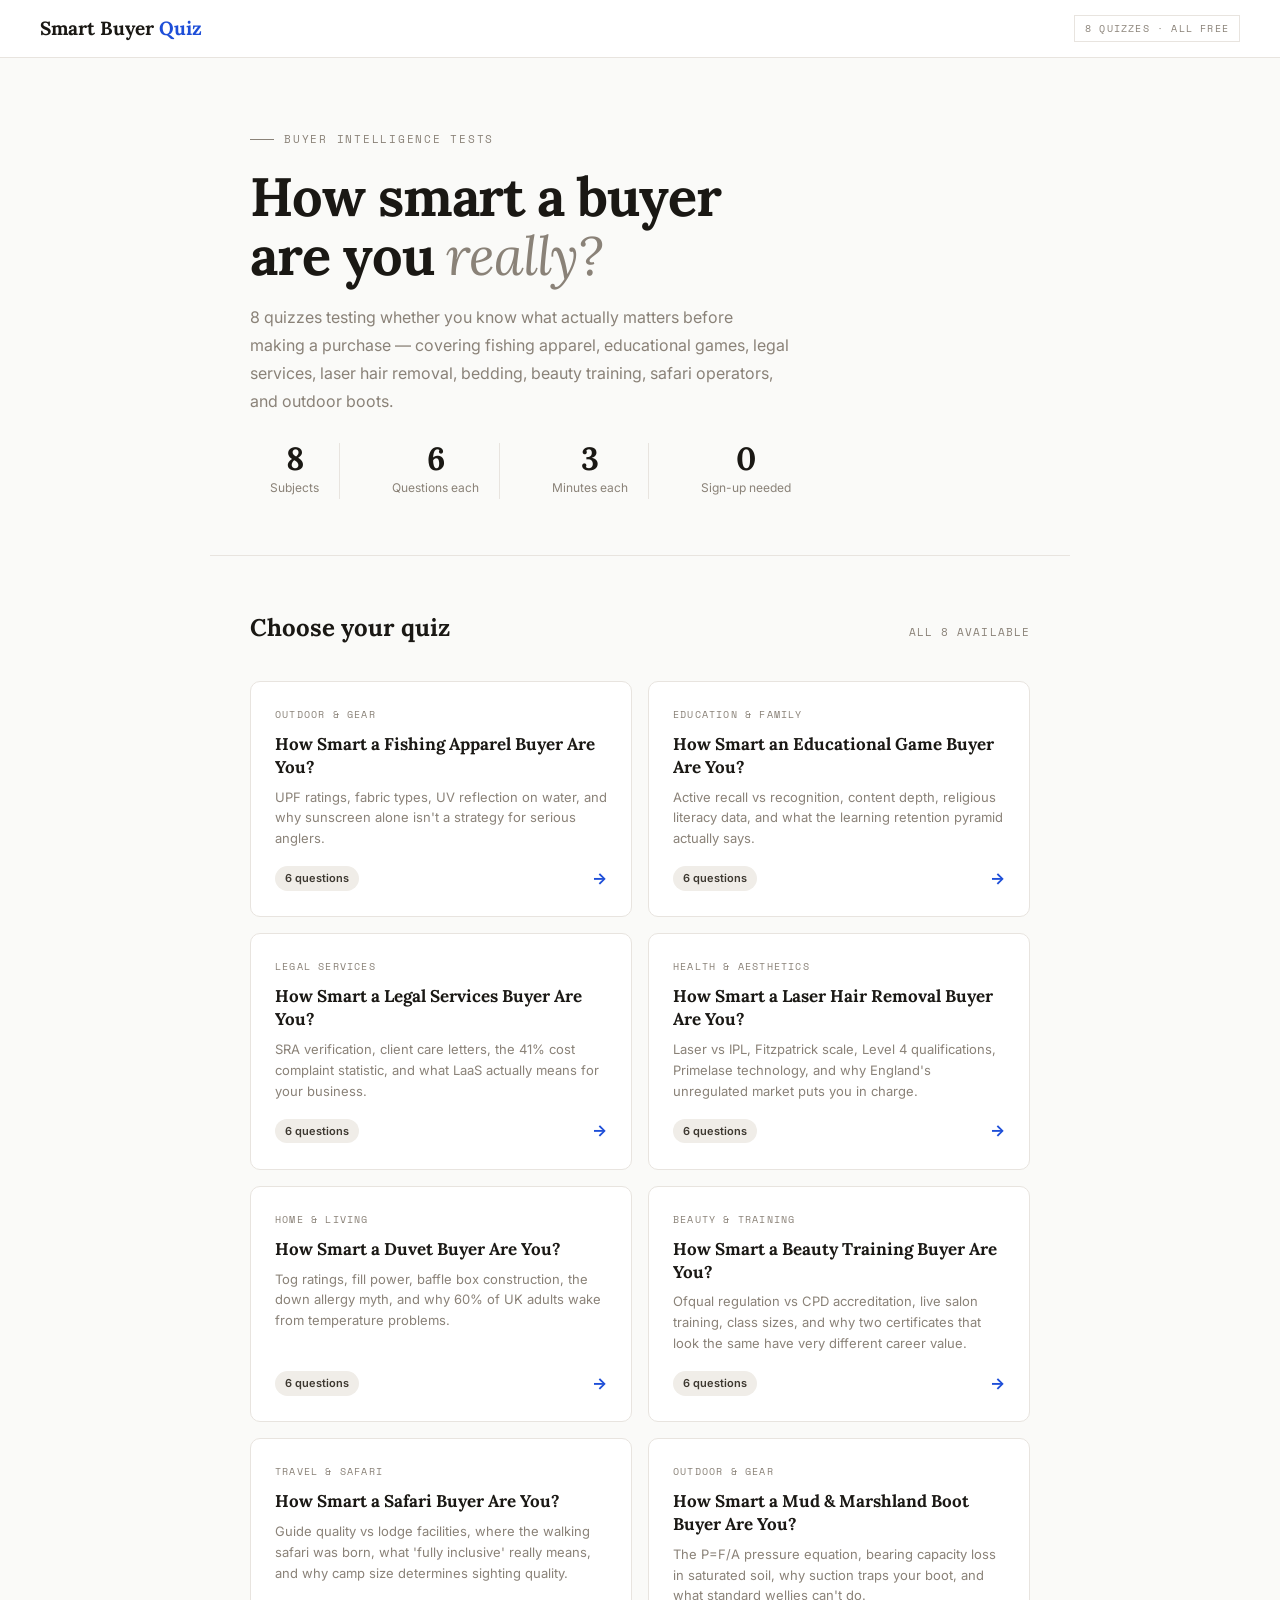
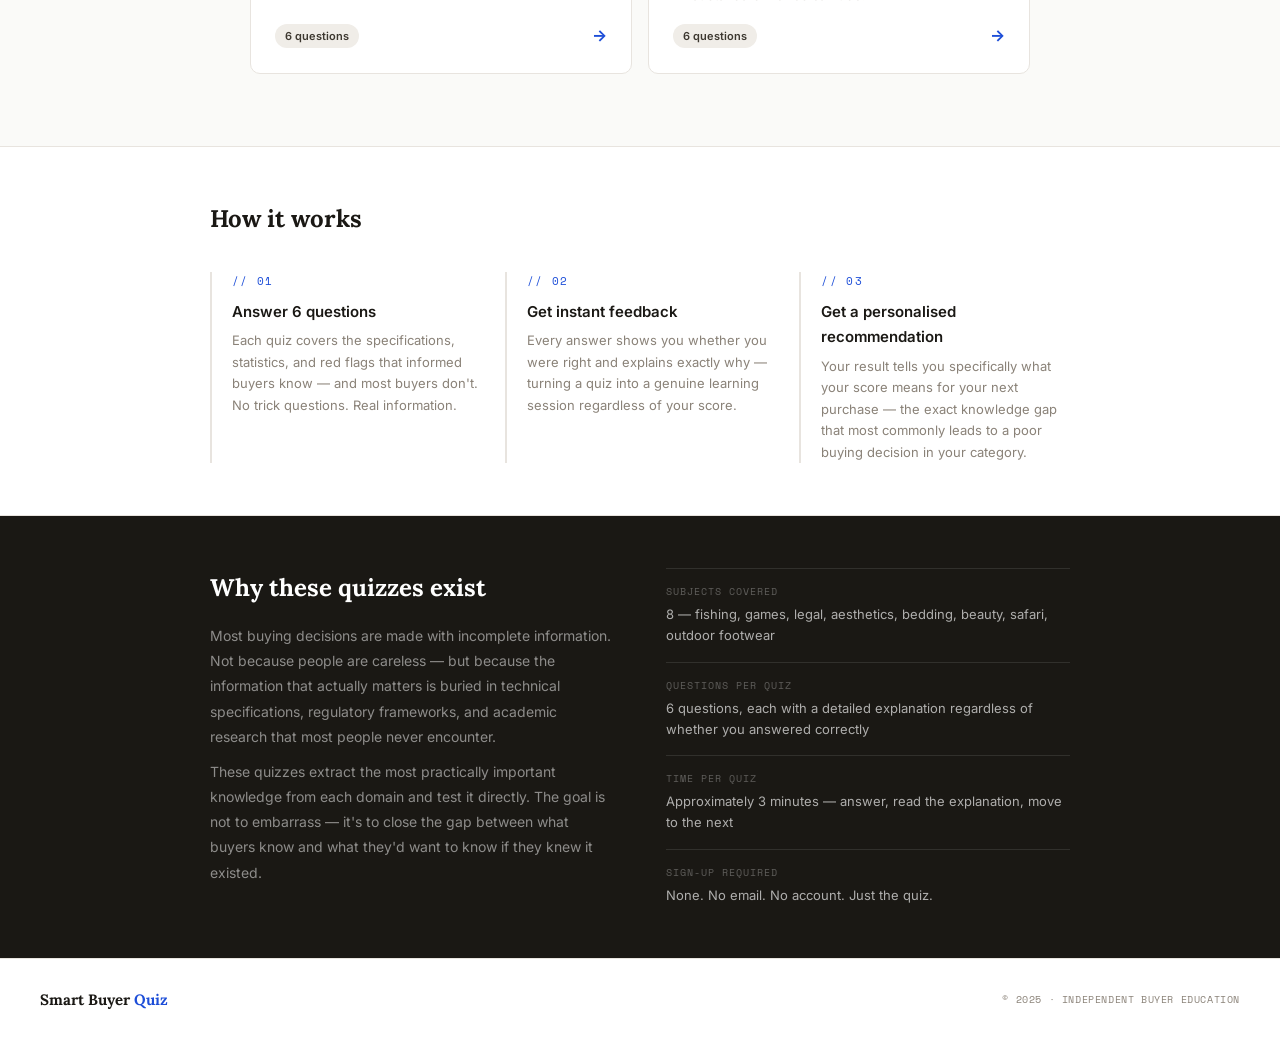
<file: index.html>
<!DOCTYPE html>
<html lang="en">
<head>
<meta charset="UTF-8">
<meta name="viewport" content="width=device-width, initial-scale=1.0">
<title>Smart Buyer Quiz — Test How Informed You Are Before You Buy</title>
<meta name="description" content="8 quizzes testing how informed you are as a buyer — fishing apparel, educational games, legal services, laser hair removal, bedding, beauty training, safari operators, and outdoor boots.">
<link rel="preconnect" href="https://fonts.googleapis.com">
<link href="https://fonts.googleapis.com/css2?family=Lora:ital,wght@0,400;0,700;1,400&family=Inter:wght@300;400;500;600&family=Space+Mono&display=swap" rel="stylesheet">
<style>
*{margin:0;padding:0;box-sizing:border-box}
:root{--bg:#fafaf8;--surface:#fff;--border:#e8e4df;--text:#1a1814;--body:#3d3830;--muted:#8a8278;--accent:#1d4ed8;--tag:#f0ede8}
body{background:var(--bg);color:var(--body);font-family:'Inter',sans-serif;font-size:15px;line-height:1.7;-webkit-font-smoothing:antialiased}
.hdr{background:var(--surface);border-bottom:1px solid var(--border);padding:0 40px;height:58px;display:flex;align-items:center;justify-content:space-between;position:sticky;top:0;z-index:100}
.logo{font-family:'Lora',serif;font-size:19px;font-weight:700;color:var(--text);text-decoration:none}
.logo span{color:var(--accent)}
.hdr-tag{font-family:'Space Mono',monospace;font-size:10px;color:var(--muted);letter-spacing:.12em;border:1px solid var(--border);padding:4px 10px}
/* HERO */
.hero{max-width:860px;margin:0 auto;padding:72px 40px 56px;border-bottom:1px solid var(--border)}
.hero-eyebrow{font-family:'Space Mono',monospace;font-size:11px;color:var(--muted);letter-spacing:.16em;text-transform:uppercase;margin-bottom:18px;display:flex;align-items:center;gap:10px}
.hero-eyebrow::before{content:'';display:block;width:24px;height:1px;background:var(--muted)}
.hero h1{font-family:'Lora',serif;font-size:clamp(32px,6vw,54px);font-weight:700;line-height:1.1;color:var(--text);letter-spacing:-.02em;margin-bottom:18px}
.hero h1 em{font-style:italic;font-weight:400;color:var(--muted)}
.hero p{font-size:16px;color:var(--muted);max-width:540px;line-height:1.75;margin-bottom:28px}
.hero-stats{display:flex;gap:32px;flex-wrap:wrap}
.hs{text-align:center;padding:0 20px;border-right:1px solid var(--border)}
.hs:last-child{border-right:none}
.hs-n{font-family:'Lora',serif;font-size:32px;font-weight:700;color:var(--text);line-height:1}
.hs-l{font-size:12px;color:var(--muted);margin-top:3px}
/* QUIZ GRID */
.section{max-width:860px;margin:0 auto;padding:52px 40px 72px}
.section-header{display:flex;align-items:baseline;justify-content:space-between;margin-bottom:32px}
.section-title{font-family:'Lora',serif;font-size:24px;font-weight:700;color:var(--text)}
.section-tag{font-family:'Space Mono',monospace;font-size:11px;color:var(--muted);letter-spacing:.1em}
.quiz-grid{display:grid;grid-template-columns:1fr 1fr;gap:16px}
.quiz-card{background:var(--surface);border:1.5px solid var(--border);border-radius:10px;padding:24px;display:flex;flex-direction:column;gap:0;text-decoration:none;transition:all .2s;position:relative;overflow:hidden}
.quiz-card::after{content:'';position:absolute;bottom:0;left:0;right:0;height:3px;background:transparent;transition:background .2s}
.quiz-card:hover{border-color:var(--accent);transform:translateY(-2px);box-shadow:0 4px 20px rgba(29,78,216,.08)}
.quiz-card:hover::after{background:var(--accent)}
.qc-cat{font-family:'Space Mono',monospace;font-size:10px;color:var(--muted);letter-spacing:.12em;text-transform:uppercase;margin-bottom:10px}
.qc-title{font-family:'Lora',serif;font-size:17px;font-weight:700;color:var(--text);line-height:1.35;margin-bottom:8px}
.qc-desc{font-size:13px;color:var(--muted);line-height:1.6;flex:1;margin-bottom:16px}
.qc-footer{display:flex;align-items:center;justify-content:space-between}
.qc-pill{font-size:11px;font-weight:600;background:var(--tag);color:var(--body);padding:3px 10px;border-radius:100px}
.qc-arrow{font-size:16px;color:var(--accent);font-weight:700}
/* HOW IT WORKS */
.how{background:var(--surface);border-top:1px solid var(--border);border-bottom:1px solid var(--border);padding:52px 40px}
.how-inner{max-width:860px;margin:0 auto}
.how h2{font-family:'Lora',serif;font-size:24px;font-weight:700;color:var(--text);margin-bottom:32px}
.steps{display:grid;grid-template-columns:repeat(3,1fr);gap:24px}
.step{border-left:2px solid var(--border);padding-left:20px}
.step-num{font-family:'Space Mono',monospace;font-size:11px;color:var(--accent);letter-spacing:.12em;margin-bottom:8px}
.step-title{font-weight:600;color:var(--text);font-size:15px;margin-bottom:6px}
.step-desc{font-size:13px;color:var(--muted);line-height:1.65}
/* ABOUT */
.about{background:var(--text);color:rgba(255,255,255,.5);padding:52px 40px}
.about-inner{max-width:860px;margin:0 auto;display:grid;grid-template-columns:1fr 1fr;gap:52px}
.about h2{font-family:'Lora',serif;font-size:24px;font-weight:700;color:#fff;margin-bottom:14px}
.about p{font-size:14px;line-height:1.8;margin-bottom:10px}
.about-items{display:flex;flex-direction:column;gap:16px}
.ai{border-top:1px solid rgba(255,255,255,.1);padding-top:14px}
.ai-l{font-family:'Space Mono',monospace;font-size:10px;color:rgba(255,255,255,.3);letter-spacing:.1em;text-transform:uppercase;margin-bottom:4px}
.ai-v{font-size:13px;color:rgba(255,255,255,.65);line-height:1.6}
/* FOOTER */
footer{background:var(--surface);border-top:1px solid var(--border);padding:28px 40px;display:flex;align-items:center;justify-content:space-between;flex-wrap:wrap;gap:12px}
footer .fl{font-family:'Lora',serif;font-size:15px;font-weight:700;color:var(--text)}
footer .fl span{color:var(--accent)}
footer .fc{font-family:'Space Mono',monospace;font-size:10px;color:var(--muted);letter-spacing:.06em}
@media(max-width:700px){.hdr{padding:0 20px}.hero,.section,.how,.about{padding-left:20px;padding-right:20px}.quiz-grid{grid-template-columns:1fr}.steps{grid-template-columns:1fr}.about-inner{grid-template-columns:1fr}.hero-stats .hs{padding:0 12px}.hero h1{font-size:clamp(30px,8vw,48px)}footer{padding:20px}}
</style>
</head>
<body>

<header class="hdr">
  <a class="logo" href="#">Smart Buyer <span>Quiz</span></a>
  <span class="hdr-tag">8 QUIZZES · ALL FREE</span>
</header>

<div class="hero">
  <div class="hero-eyebrow">Buyer intelligence tests</div>
  <h1>How smart a buyer<br>are you <em>really?</em></h1>
  <p>8 quizzes testing whether you know what actually matters before making a purchase — covering fishing apparel, educational games, legal services, laser hair removal, bedding, beauty training, safari operators, and outdoor boots.</p>
  <div class="hero-stats">
    <div class="hs"><div class="hs-n">8</div><div class="hs-l">Subjects</div></div>
    <div class="hs"><div class="hs-n">6</div><div class="hs-l">Questions each</div></div>
    <div class="hs"><div class="hs-n">3</div><div class="hs-l">Minutes each</div></div>
    <div class="hs"><div class="hs-n">0</div><div class="hs-l">Sign-up needed</div></div>
  </div>
</div>

<div class="section">
  <div class="section-header">
    <div class="section-title">Choose your quiz</div>
    <div class="section-tag">ALL 8 AVAILABLE</div>
  </div>
  <div class="quiz-grid">

    <a class="quiz-card" href="quizzes/quiz-fishing-apparel.html">
      <div class="qc-cat">Outdoor & Gear</div>
      <div class="qc-title">How Smart a Fishing Apparel Buyer Are You?</div>
      <div class="qc-desc">UPF ratings, fabric types, UV reflection on water, and why sunscreen alone isn't a strategy for serious anglers.</div>
      <div class="qc-footer"><span class="qc-pill">6 questions</span><span class="qc-arrow">→</span></div>
    </a>

    <a class="quiz-card" href="quizzes/quiz-educational-games.html">
      <div class="qc-cat">Education & Family</div>
      <div class="qc-title">How Smart an Educational Game Buyer Are You?</div>
      <div class="qc-desc">Active recall vs recognition, content depth, religious literacy data, and what the learning retention pyramid actually says.</div>
      <div class="qc-footer"><span class="qc-pill">6 questions</span><span class="qc-arrow">→</span></div>
    </a>

    <a class="quiz-card" href="quizzes/quiz-corporate-solicitor.html">
      <div class="qc-cat">Legal Services</div>
      <div class="qc-title">How Smart a Legal Services Buyer Are You?</div>
      <div class="qc-desc">SRA verification, client care letters, the 41% cost complaint statistic, and what LaaS actually means for your business.</div>
      <div class="qc-footer"><span class="qc-pill">6 questions</span><span class="qc-arrow">→</span></div>
    </a>

    <a class="quiz-card" href="quizzes/quiz-laser-clinic.html">
      <div class="qc-cat">Health & Aesthetics</div>
      <div class="qc-title">How Smart a Laser Hair Removal Buyer Are You?</div>
      <div class="qc-desc">Laser vs IPL, Fitzpatrick scale, Level 4 qualifications, Primelase technology, and why England's unregulated market puts you in charge.</div>
      <div class="qc-footer"><span class="qc-pill">6 questions</span><span class="qc-arrow">→</span></div>
    </a>

    <a class="quiz-card" href="quizzes/quiz-duvet-buyer.html">
      <div class="qc-cat">Home & Living</div>
      <div class="qc-title">How Smart a Duvet Buyer Are You?</div>
      <div class="qc-desc">Tog ratings, fill power, baffle box construction, the down allergy myth, and why 60% of UK adults wake from temperature problems.</div>
      <div class="qc-footer"><span class="qc-pill">6 questions</span><span class="qc-arrow">→</span></div>
    </a>

    <a class="quiz-card" href="quizzes/quiz-beauty-training.html">
      <div class="qc-cat">Beauty & Training</div>
      <div class="qc-title">How Smart a Beauty Training Buyer Are You?</div>
      <div class="qc-desc">Ofqual regulation vs CPD accreditation, live salon training, class sizes, and why two certificates that look the same have very different career value.</div>
      <div class="qc-footer"><span class="qc-pill">6 questions</span><span class="qc-arrow">→</span></div>
    </a>

    <a class="quiz-card" href="quizzes/quiz-safari-operator.html">
      <div class="qc-cat">Travel & Safari</div>
      <div class="qc-title">How Smart a Safari Buyer Are You?</div>
      <div class="qc-desc">Guide quality vs lodge facilities, where the walking safari was born, what 'fully inclusive' really means, and why camp size determines sighting quality.</div>
      <div class="qc-footer"><span class="qc-pill">6 questions</span><span class="qc-arrow">→</span></div>
    </a>

    <a class="quiz-card" href="quizzes/quiz-mud-boots.html">
      <div class="qc-cat">Outdoor & Gear</div>
      <div class="qc-title">How Smart a Mud & Marshland Boot Buyer Are You?</div>
      <div class="qc-desc">The P=F/A pressure equation, bearing capacity loss in saturated soil, why suction traps your boot, and what standard wellies can't do.</div>
      <div class="qc-footer"><span class="qc-pill">6 questions</span><span class="qc-arrow">→</span></div>
    </a>

  </div>
</div>

<div class="how">
  <div class="how-inner">
    <h2>How it works</h2>
    <div class="steps">
      <div class="step">
        <div class="step-num">// 01</div>
        <div class="step-title">Answer 6 questions</div>
        <div class="step-desc">Each quiz covers the specifications, statistics, and red flags that informed buyers know — and most buyers don't. No trick questions. Real information.</div>
      </div>
      <div class="step">
        <div class="step-num">// 02</div>
        <div class="step-title">Get instant feedback</div>
        <div class="step-desc">Every answer shows you whether you were right and explains exactly why — turning a quiz into a genuine learning session regardless of your score.</div>
      </div>
      <div class="step">
        <div class="step-num">// 03</div>
        <div class="step-title">Get a personalised recommendation</div>
        <div class="step-desc">Your result tells you specifically what your score means for your next purchase — the exact knowledge gap that most commonly leads to a poor buying decision in your category.</div>
      </div>
    </div>
  </div>
</div>

<div class="about">
  <div class="about-inner">
    <div>
      <h2>Why these quizzes exist</h2>
      <p>Most buying decisions are made with incomplete information. Not because people are careless — but because the information that actually matters is buried in technical specifications, regulatory frameworks, and academic research that most people never encounter.</p>
      <p>These quizzes extract the most practically important knowledge from each domain and test it directly. The goal is not to embarrass — it's to close the gap between what buyers know and what they'd want to know if they knew it existed.</p>
    </div>
    <div class="about-items">
      <div class="ai"><div class="ai-l">Subjects covered</div><div class="ai-v">8 — fishing, games, legal, aesthetics, bedding, beauty, safari, outdoor footwear</div></div>
      <div class="ai"><div class="ai-l">Questions per quiz</div><div class="ai-v">6 questions, each with a detailed explanation regardless of whether you answered correctly</div></div>
      <div class="ai"><div class="ai-l">Time per quiz</div><div class="ai-v">Approximately 3 minutes — answer, read the explanation, move to the next</div></div>
      <div class="ai"><div class="ai-l">Sign-up required</div><div class="ai-v">None. No email. No account. Just the quiz.</div></div>
    </div>
  </div>
</div>

<footer>
  <div class="fl">Smart Buyer <span>Quiz</span></div>
  <div class="fc">© 2025 · INDEPENDENT BUYER EDUCATION</div>
</footer>

</body>
</html>
</file>
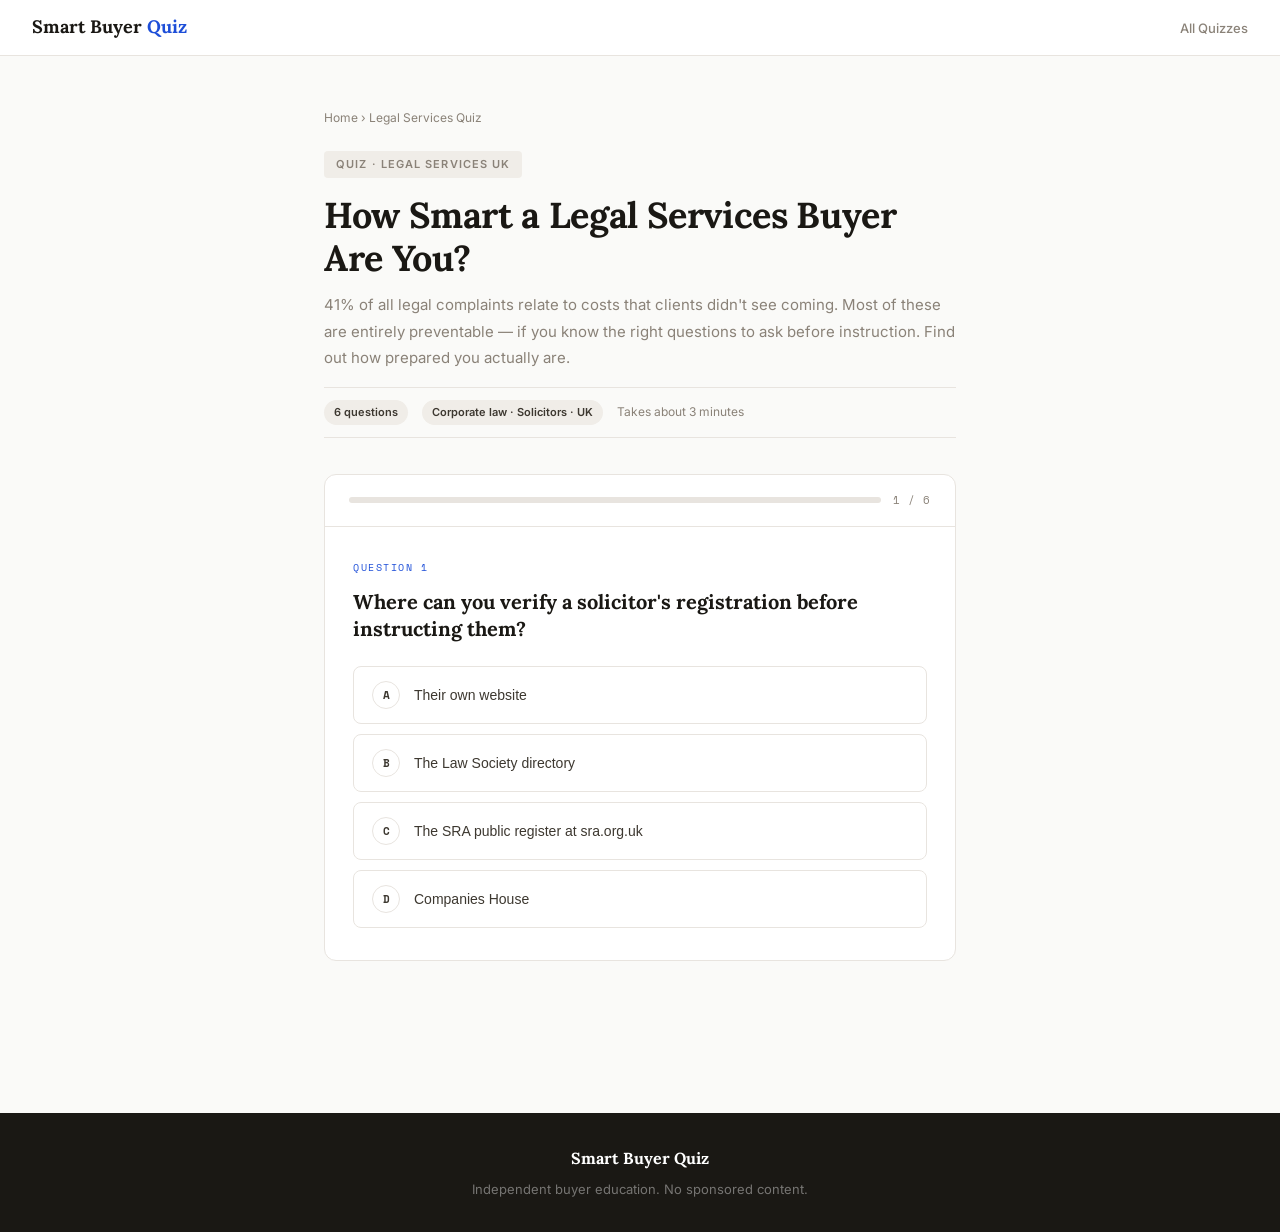
<file: quiz-corporate-solicitor.html>
<!DOCTYPE html>
<html lang="en">
<head>
<meta charset="UTF-8">
<meta name="viewport" content="width=device-width, initial-scale=1.0">
<title>How Smart a Legal Services Buyer Are You? — Smart Buyer Quiz</title>
<meta name="description" content="Test how much you know about hiring a solicitor in the UK — SRA verification, fee structures, red flags, and the questions most businesses never think to ask before instruction.">
<link rel="stylesheet" href="../quiz-style.css">
</head>
<body>
<header class="site-header">
  <a class="site-logo" href="../index.html">Smart Buyer <span>Quiz</span></a>
  <nav class="nav"><a href="../index.html">All Quizzes</a></nav>
</header>
<main class="page-wrap">
  <div class="breadcrumb"><a href="../index.html">Home</a> › Legal Services Quiz</div>
  <span class="page-tag">Quiz · Legal Services UK</span>
  <h1 class="page-title">How Smart a Legal Services Buyer Are You?</h1>
  <p class="page-intro">41% of all legal complaints relate to costs that clients didn't see coming. Most of these are entirely preventable — if you know the right questions to ask before instruction. Find out how prepared you actually are.</p>
  <div class="meta-bar">
    <span class="pill">6 questions</span>
    <span class="pill">Corporate law · Solicitors · UK</span>
    <span>Takes about 3 minutes</span>
  </div>
  <div class="quiz-container">
    <div id="quiz-section">
      <div class="quiz-progress">
        <div class="progress-bar"><div class="progress-fill" id="progress-fill" style="width:0%"></div></div>
        <span class="progress-text" id="progress-text">1 / 6</span>
      </div>
      <div class="question-wrap">
        <div class="q-num" id="q-num"></div>
        <div class="q-text" id="q-text"></div>
        <div class="options" id="options"></div>
        <div class="explanation" id="explanation"></div>
      </div>
      <div class="btn-wrap" id="btn-wrap"><button class="btn-next" id="btn-next">Next question →</button></div>
    </div>
    <div class="results" id="results-section" style="display:none">
      <div class="score-display">
        <div class="score-circle" id="score-circle"><span class="score-num" id="score-num"></span><span class="score-total" id="score-total-label"></span></div>
        <div class="score-label" id="score-label"></div>
        <div class="score-desc" id="score-desc"></div>
      </div>
      <div class="recommendation"><div class="rec-label">Based on your answers</div><div class="rec-title" id="rec-title"></div><div class="rec-body" id="rec-body"></div></div>
      <div class="share-row"><button class="share-btn" id="share-score">📤 Share my score</button><button class="share-btn btn-retry" id="btn-retry">↺ Try again</button></div>
      <div class="breakdown"><div class="breakdown-title">Question breakdown</div><div id="breakdown-list"></div></div>
    </div>
  </div>
</main>
<footer class="site-footer"><div class="fl">Smart Buyer Quiz</div><p>Independent buyer education. No sponsored content.</p></footer>
<script src="../quiz-engine.js"></script>
<script>
const questions = [
  {
    question: "Where can you verify a solicitor's registration before instructing them?",
    options: [{text:"Their own website"},{text:"The Law Society directory"},{text:"The SRA public register at sra.org.uk"},{text:"Companies House"}],
    correct: 2,
    explanation: "All practising solicitors in England and Wales must be registered with the Solicitors Regulation Authority. The SRA public register at sra.org.uk is free to use and should be checked before any other evaluation step — it confirms the solicitor is insured, accountable, and subject to professional conduct rules."
  },
  {
    question: "What is a client care letter and when must you receive it?",
    options: [{text:"A welcome email sent after your first meeting"},{text:"A document required before substantive work begins — covering scope, fees, and complaints procedure"},{text:"A letter sent when your case concludes"},{text:"An optional document most firms provide informally"}],
    correct: 1,
    explanation: "A client care letter is a regulatory requirement under SRA rules. It must be provided before substantive work begins and sets out the scope of work, fee structure, who handles your matter, and the complaints procedure. Reading it carefully before signing is one of the most important steps in instructing a solicitor."
  },
  {
    question: "What percentage of all Legal Ombudsman complaints relate to costs?",
    options: [{text:"About 15%"},{text:"About 25%"},{text:"41%"},{text:"Over 60%"}],
    correct: 2,
    explanation: "41% of all complaints received by the Legal Ombudsman relate to costs — either unexpected charges, poor cost information, or bills significantly higher than initial estimates. This is the most common complaint category and is almost entirely preventable with full fee clarity before instruction."
  },
  {
    question: "What percentage of civil litigation in England and Wales is handled in local and regional courts rather than the High Court?",
    options: [{text:"About 30%"},{text:"About 50%"},{text:"73%"},{text:"Almost 90%"}],
    correct: 2,
    explanation: "73% of civil litigation in England and Wales is handled in local and regional courts, according to Ministry of Justice statistics. This is why local court familiarity is a genuine performance advantage — a solicitor who regularly appears in your local court knows the judiciary, procedural preferences, and listing system."
  },
  {
    question: "What does Legal-as-a-Service (LaaS) mean?",
    options: [{text:"A free legal advice service run by the government"},{text:"A subscription-based model giving ongoing access to commercial legal advice at a fixed monthly cost"},{text:"An app that automates contract drafting"},{text:"A service for startups only"}],
    correct: 1,
    explanation: "LaaS is a subscription model where businesses receive ongoing access to commercial legal expertise at a fixed monthly cost rather than instructing reactively per matter. It provides predictable legal budgeting, embedded expertise, and proactive advice — functioning similarly to in-house legal counsel without the overhead."
  },
  {
    question: "What is the most common primary complaint from dissatisfied legal clients — above poor legal strategy or bad outcomes?",
    options: [{text:"Solicitors not winning their case"},{text:"Unexpected final bills"},{text:"Communication delays and unavailability"},{text:"Mistakes in legal documents"}],
    correct: 2,
    explanation: "68% of dissatisfied legal clients cite communication delays and lack of availability as their primary complaint — above issues with legal strategy or outcomes, according to the Legal Services Consumer Panel. This means communication standards can be evaluated before instruction by measuring the firm's initial response time."
  }
];
const resultConfig = {
  excellent: {
    label: "Informed Legal Buyer",
    description: "You know the SRA register, understand client care letters, and recognise the most common failure modes. You're unlikely to be caught out by unexpected costs or unverified credentials.",
    rec: {
      title: "You're asking the right questions — now apply them locally",
      body: "Since you know what to verify and what to ask, the next step is applying this to a Manchester-based firm with genuine local expertise. <a href='https://blackmontlegal.com/corporate-solicitors-in-manchester/' target='_blank' rel='noopener'>Blackmont Legal's corporate solicitors in Manchester</a> provide both traditional instruction and Legal-as-a-Service models for businesses that want embedded ongoing legal support rather than reactive fire-fighting."
    }
  },
  good: {
    label: "Mostly Prepared",
    description: "You have solid instincts but one or two gaps that could lead to a costly surprise. The good news: the fixes are simple questions to ask before you sign anything.",
    rec: {
      title: "The gap most buyers miss: full fee clarity before instruction",
      body: "41% of legal complaints are about costs that clients didn't expect. Getting a written cost estimate covering the full scope — including disbursements — before work begins prevents almost all of these. <a href='https://blackmontlegal.com' target='_blank' rel='noopener'>Blackmont Legal</a> provides transparent fee structures as a starting point for what good legal practice looks like."
    }
  },
  poor: {
    label: "This Quiz Could Save You Money",
    description: "Most businesses share these gaps — the legal services market is not designed to make buying easy, and the most important checks are not obvious. Knowing them protects you from the most common and expensive mistakes.",
    rec: {
      title: "First step: always verify SRA registration before anything else",
      body: "Before evaluating any solicitor on reputation, price, or reviews — check the SRA register at sra.org.uk. It takes 60 seconds and confirms basic regulatory standing. Then ask for a client care letter before work begins. <a href='https://blackmontlegal.com/corporate-solicitors-in-manchester/' target='_blank' rel='noopener'>Blackmont Legal</a> in Manchester is a reference point for what transparent, commercially-focused corporate legal support looks like."
    }
  }
};
initQuiz(questions, resultConfig);
</script>
</body>
</html>
</file>
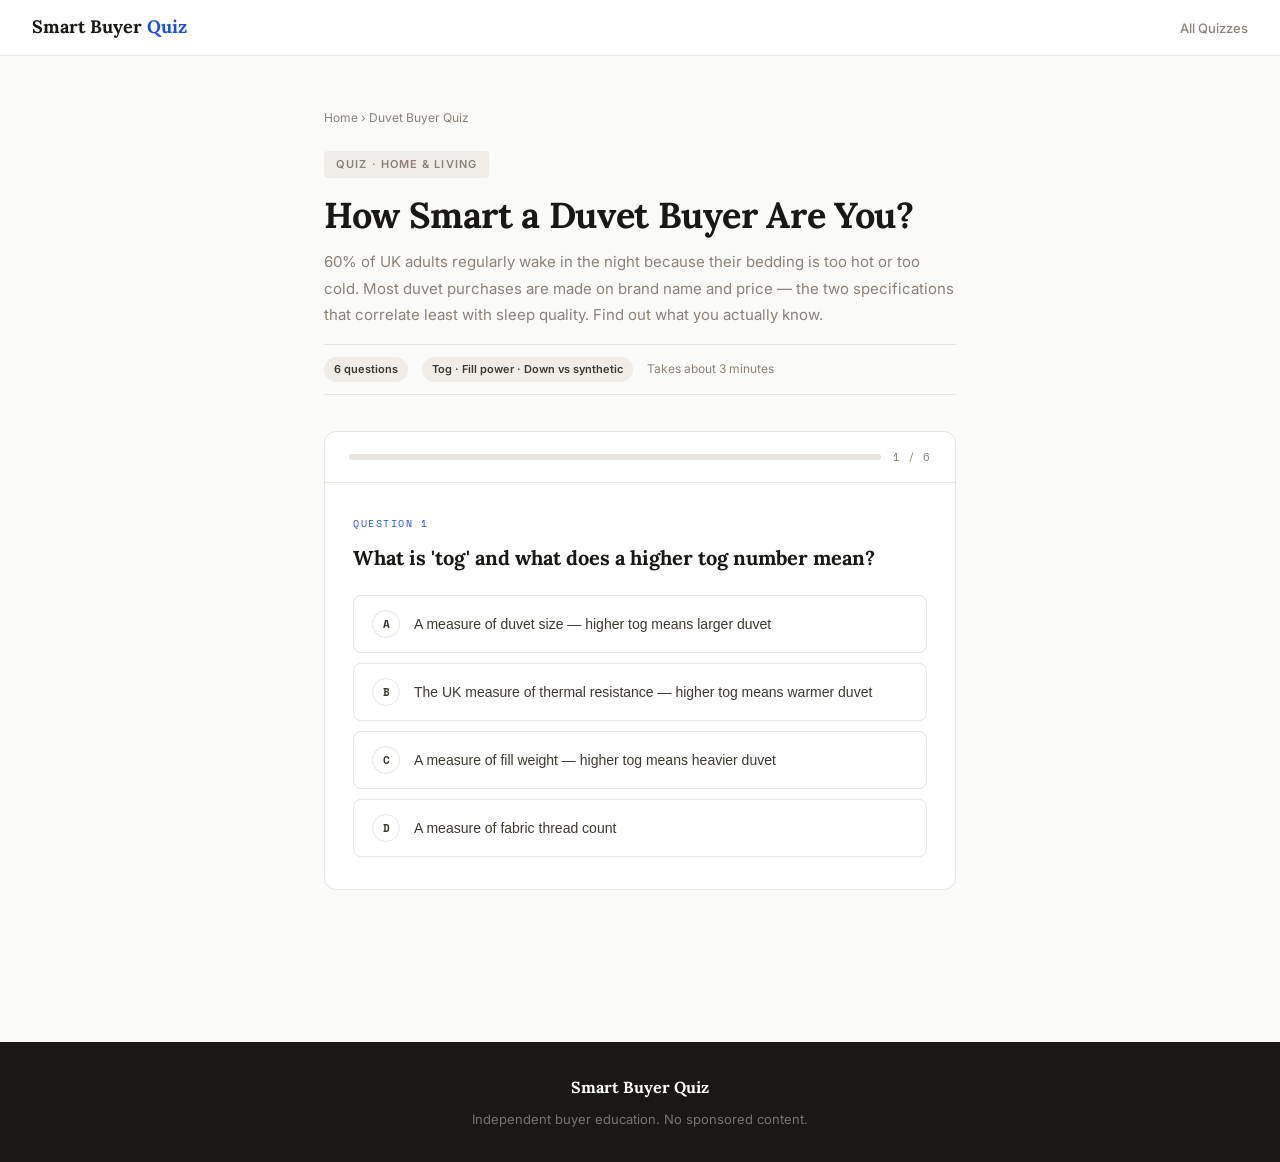
<file: quiz-duvet-buyer.html>
<!DOCTYPE html>
<html lang="en">
<head>
<meta charset="UTF-8">
<meta name="viewport" content="width=device-width, initial-scale=1.0">
<title>How Smart a Duvet Buyer Are You? — Smart Buyer Quiz</title>
<meta name="description" content="Test how much you actually know about buying a duvet — tog ratings, fill power, down vs microfibre, baffle box construction, and the specification that most people completely ignore.">
<link rel="stylesheet" href="../quiz-style.css">
</head>
<body>
<header class="site-header">
  <a class="site-logo" href="../index.html">Smart Buyer <span>Quiz</span></a>
  <nav class="nav"><a href="../index.html">All Quizzes</a></nav>
</header>
<main class="page-wrap">
  <div class="breadcrumb"><a href="../index.html">Home</a> › Duvet Buyer Quiz</div>
  <span class="page-tag">Quiz · Home & Living</span>
  <h1 class="page-title">How Smart a Duvet Buyer Are You?</h1>
  <p class="page-intro">60% of UK adults regularly wake in the night because their bedding is too hot or too cold. Most duvet purchases are made on brand name and price — the two specifications that correlate least with sleep quality. Find out what you actually know.</p>
  <div class="meta-bar">
    <span class="pill">6 questions</span>
    <span class="pill">Tog · Fill power · Down vs synthetic</span>
    <span>Takes about 3 minutes</span>
  </div>
  <div class="quiz-container">
    <div id="quiz-section">
      <div class="quiz-progress">
        <div class="progress-bar"><div class="progress-fill" id="progress-fill" style="width:0%"></div></div>
        <span class="progress-text" id="progress-text">1 / 6</span>
      </div>
      <div class="question-wrap">
        <div class="q-num" id="q-num"></div>
        <div class="q-text" id="q-text"></div>
        <div class="options" id="options"></div>
        <div class="explanation" id="explanation"></div>
      </div>
      <div class="btn-wrap" id="btn-wrap"><button class="btn-next" id="btn-next">Next question →</button></div>
    </div>
    <div class="results" id="results-section" style="display:none">
      <div class="score-display">
        <div class="score-circle" id="score-circle"><span class="score-num" id="score-num"></span><span class="score-total" id="score-total-label"></span></div>
        <div class="score-label" id="score-label"></div>
        <div class="score-desc" id="score-desc"></div>
      </div>
      <div class="recommendation"><div class="rec-label">Based on your answers</div><div class="rec-title" id="rec-title"></div><div class="rec-body" id="rec-body"></div></div>
      <div class="share-row"><button class="share-btn" id="share-score">📤 Share my score</button><button class="share-btn btn-retry" id="btn-retry">↺ Try again</button></div>
      <div class="breakdown"><div class="breakdown-title">Question breakdown</div><div id="breakdown-list"></div></div>
    </div>
  </div>
</main>
<footer class="site-footer"><div class="fl">Smart Buyer Quiz</div><p>Independent buyer education. No sponsored content.</p></footer>
<script src="../quiz-engine.js"></script>
<script>
const questions = [
  {
    question: "What is 'tog' and what does a higher tog number mean?",
    options: [{text:"A measure of duvet size — higher tog means larger duvet"},{text:"The UK measure of thermal resistance — higher tog means warmer duvet"},{text:"A measure of fill weight — higher tog means heavier duvet"},{text:"A measure of fabric thread count"}],
    correct: 1,
    explanation: "Tog is the UK and European standardised measure of thermal resistance in bedding. Higher tog means warmer. Standard guide: 4.5 tog for summer, 9 tog for spring/autumn, 13.5 tog for standard UK winter, 15+ tog for cold bedrooms. It is an objective, standardised measure — more reliable than subjective descriptions like 'medium' or 'warm.'"
  },
  {
    question: "What is 'fill power' in a down duvet and why does it matter?",
    options: [{text:"The total weight of filling inside the duvet"},{text:"How many cubic inches one ounce of down occupies when expanded — higher means better insulation per gram"},{text:"How many hours the duvet retains heat"},{text:"The density of the outer fabric"}],
    correct: 1,
    explanation: "Fill power measures how many cubic inches one ounce of down occupies when fully expanded. Higher fill power means more air trapped per gram — producing better insulation with less weight. Below 400: budget grade. 600+: premium quality. 800+: luxury grade. Fill power is the most reliable single quality metric for down products."
  },
  {
    question: "What percentage of the population actually has a genuine allergy to down?",
    options: [{text:"About 15–20%"},{text:"About 8%"},{text:"Around 3–4%"},{text:"Less than 1%"}],
    correct: 3,
    explanation: "Genuine down allergy affects less than 1% of the population, according to research published in the Allergy journal. Most respiratory reactions attributed to down bedding are caused by dust mites — which colonise all bedding types equally. Washing at 60°C every six months controls dust mites regardless of fill type."
  },
  {
    question: "What is baffle box construction in a down duvet and why is it better?",
    options: [{text:"A pattern stitched on the outer fabric for decoration"},{text:"Internal fabric walls creating 3D pockets that hold fill in place and allow full loft — preventing cold spots"},{text:"A stitching pattern that reduces fill shifting during washing only"},{text:"A type of synthetic fill arrangement"}],
    correct: 1,
    explanation: "Baffle box construction uses internal fabric walls to create three-dimensional pockets that hold down fill in place and allow it to fully loft. This prevents fill from shifting and eliminates cold spots across the duvet surface. It is the correct construction for quality down duvets. Sewn-through construction compresses fill at each seam, creating cold strips."
  },
  {
    question: "What is the optimal bedroom temperature for sleep according to sleep research?",
    options: [{text:"15–16°C — the colder the better for deep sleep"},{text:"18–20°C — core body temperature must drop to initiate sleep"},{text:"22–24°C — warm environments extend sleep duration"},{text:"Temperature makes no measurable difference to sleep quality"}],
    correct: 1,
    explanation: "The optimal bedroom temperature for sleep is 18–20°C according to the National Sleep Foundation. Core body temperature naturally drops 1–2°C at sleep onset — a process that triggers and maintains sleep. Bedding that traps excess heat raises the under-duvet microclimate above this threshold, disrupting the temperature drop needed for deep sleep."
  },
  {
    question: "Why is a 30-day returns policy particularly important when buying a duvet online?",
    options: [{text:"It's a legal requirement for all online purchases"},{text:"A duvet cannot be properly assessed except by sleeping under it for several nights across different conditions"},{text:"It shows the brand is confident in their quality"},{text:"It's mainly needed if you want to exchange for a different colour"}],
    correct: 1,
    explanation: "A duvet cannot be properly evaluated in a shop or from a product listing. Whether it suits your body temperature, bedroom, and sleep style can only be determined by sleeping under it across several nights — including both cold nights and warmer spells. A returns policy of less than 30 days is effectively useless for proper assessment."
  }
];
const resultConfig = {
  excellent: {
    label: "Informed Bedding Buyer",
    description: "You know tog from fill power, understand baffle box construction, and recognise that the down allergy is largely a myth. You're buying on the right specifications.",
    rec: {
      title: "You're spec-literate — now find a brand with a proper returns policy",
      body: "Since you know what fill power and baffle box construction mean in practice, the priority is finding a brand that states these clearly and gives you enough time to properly assess the product. <a href='https://rohi.co.uk/collections/duvets' target='_blank' rel='noopener'>Rohi's luxury duvet range</a> covers both down and microfibre options across all tog ratings with free UK delivery and a 30-day returns policy — the minimum window for honest assessment."
    }
  },
  good: {
    label: "Getting There",
    description: "You have the basics right but one or two gaps — particularly around fill power or construction type — could lead to a purchase that underperforms what you paid for.",
    rec: {
      title: "The spec most buyers miss: fill power",
      body: "Most buyers evaluate down duvets on price and brand. Fill power — how efficiently each gram of down insulates — is the single most important specification and is rarely stated prominently. When it's not stated, it's usually because it's not high enough to be a selling point. <a href='https://rohi.co.uk' target='_blank' rel='noopener'>Rohi</a> states fill specifications clearly across their range."
    }
  },
  poor: {
    label: "The Most Common Starting Point",
    description: "Most duvet buyers are here — tog is vaguely familiar, fill power is new, and construction type has never been a consideration. The good news: these specifications are easy to understand and make a measurable difference to sleep quality.",
    rec: {
      title: "Start with tog, then fill power, then returns policy",
      body: "Match tog to your bedroom temperature first (13.5 for a standard heated UK bedroom in winter). Then look for fill power 600+ for down, or state that as a requirement. Then find a brand with at least a 30-day returns policy so you can actually test it. <a href='https://rohi.co.uk/collections/duvets' target='_blank' rel='noopener'>Rohi's luxury duvet range</a> covers all three — a solid starting reference point."
    }
  }
};
initQuiz(questions, resultConfig);
</script>
</body>
</html>
</file>
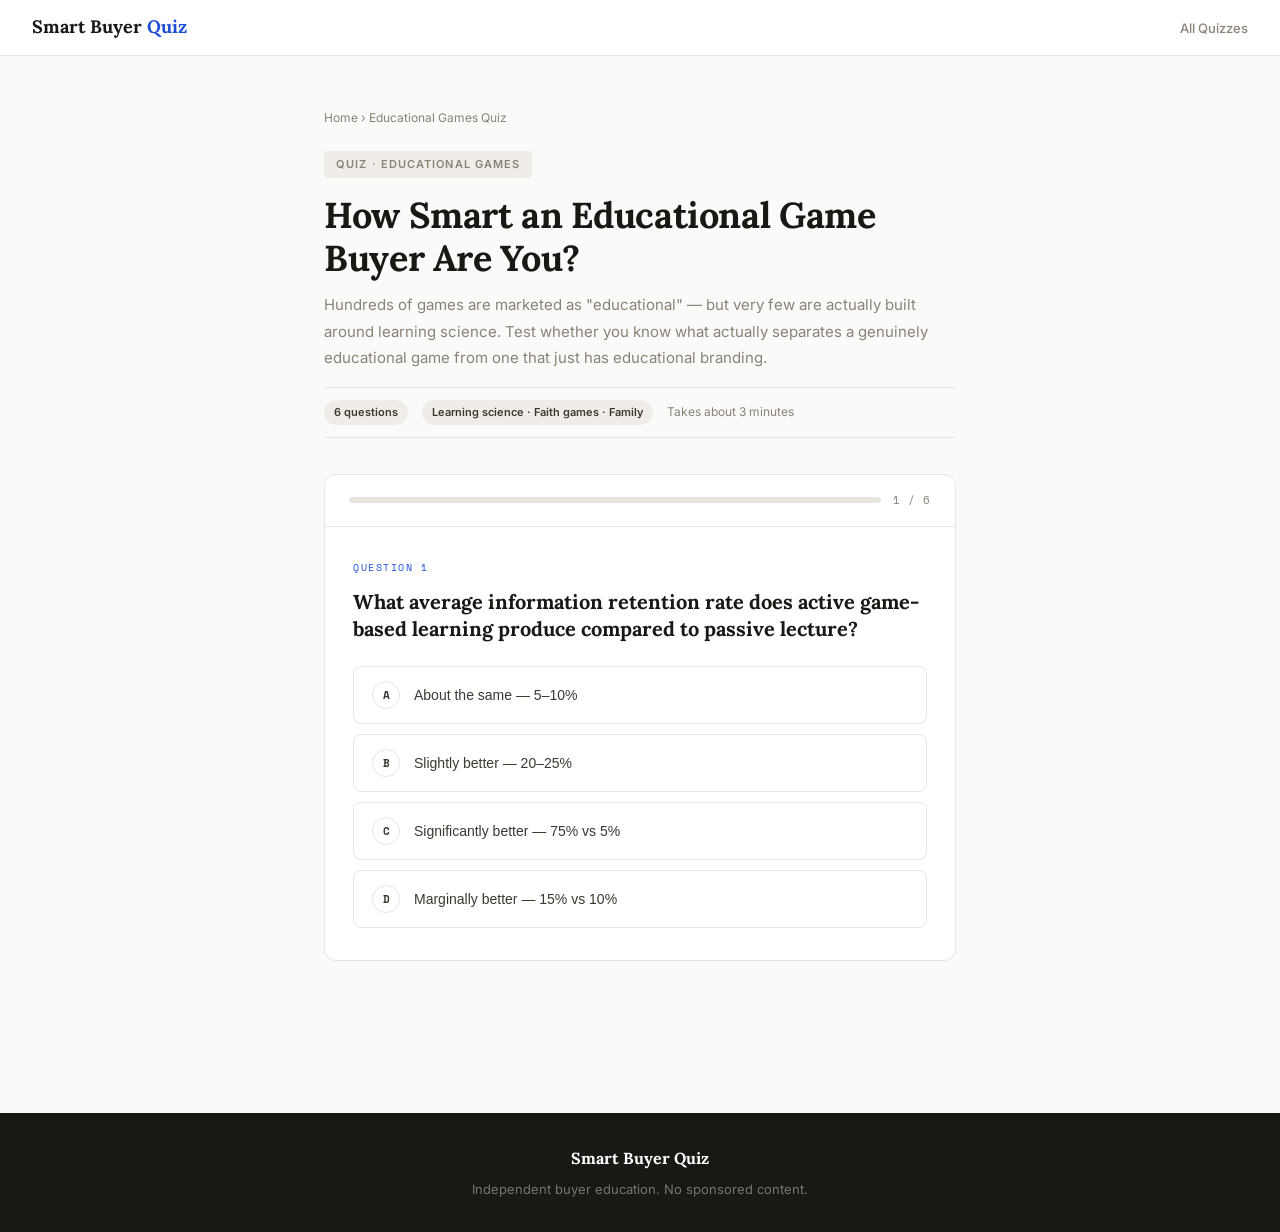
<file: quiz-educational-games.html>
<!DOCTYPE html>
<html lang="en">
<head>
<meta charset="UTF-8">
<meta name="viewport" content="width=device-width, initial-scale=1.0">
<title>How Smart an Educational Game Buyer Are You? — Smart Buyer Quiz</title>
<meta name="description" content="Test how much you really know about buying educational board games — learning science, age ranges, content depth, and what actually makes a game educational vs just branded that way.">
<link rel="stylesheet" href="../quiz-style.css">
</head>
<body>
<header class="site-header">
  <a class="site-logo" href="../index.html">Smart Buyer <span>Quiz</span></a>
  <nav class="nav"><a href="../index.html">All Quizzes</a></nav>
</header>
<main class="page-wrap">
  <div class="breadcrumb"><a href="../index.html">Home</a> › Educational Games Quiz</div>
  <span class="page-tag">Quiz · Educational Games</span>
  <h1 class="page-title">How Smart an Educational Game Buyer Are You?</h1>
  <p class="page-intro">Hundreds of games are marketed as "educational" — but very few are actually built around learning science. Test whether you know what actually separates a genuinely educational game from one that just has educational branding.</p>
  <div class="meta-bar">
    <span class="pill">6 questions</span>
    <span class="pill">Learning science · Faith games · Family</span>
    <span>Takes about 3 minutes</span>
  </div>
  <div class="quiz-container">
    <div id="quiz-section">
      <div class="quiz-progress">
        <div class="progress-bar"><div class="progress-fill" id="progress-fill" style="width:0%"></div></div>
        <span class="progress-text" id="progress-text">1 / 6</span>
      </div>
      <div class="question-wrap">
        <div class="q-num" id="q-num"></div>
        <div class="q-text" id="q-text"></div>
        <div class="options" id="options"></div>
        <div class="explanation" id="explanation"></div>
      </div>
      <div class="btn-wrap" id="btn-wrap">
        <button class="btn-next" id="btn-next">Next question →</button>
      </div>
    </div>
    <div class="results" id="results-section" style="display:none">
      <div class="score-display">
        <div class="score-circle" id="score-circle"><span class="score-num" id="score-num"></span><span class="score-total" id="score-total-label"></span></div>
        <div class="score-label" id="score-label"></div>
        <div class="score-desc" id="score-desc"></div>
      </div>
      <div class="recommendation"><div class="rec-label">Based on your answers</div><div class="rec-title" id="rec-title"></div><div class="rec-body" id="rec-body"></div></div>
      <div class="share-row"><button class="share-btn" id="share-score">📤 Share my score</button><button class="share-btn btn-retry" id="btn-retry">↺ Try again</button></div>
      <div class="breakdown"><div class="breakdown-title">Question breakdown</div><div id="breakdown-list"></div></div>
    </div>
  </div>
</main>
<footer class="site-footer"><div class="fl">Smart Buyer Quiz</div><p>Independent buyer education. No sponsored content.</p></footer>
<script src="../quiz-engine.js"></script>
<script>
const questions = [
  {
    question: "What average information retention rate does active game-based learning produce compared to passive lecture?",
    options: [{text:"About the same — 5–10%"},{text:"Slightly better — 20–25%"},{text:"Significantly better — 75% vs 5%"},{text:"Marginally better — 15% vs 10%"}],
    correct: 2,
    explanation: "The National Training Laboratories Learning Pyramid shows game-based active learning produces approximately 75% retention versus just 5% from passive lecture. This is the core scientific argument for educational games over traditional instruction."
  },
  {
    question: "What is 'active recall' and why does it matter in educational games?",
    options: [{text:"Remembering answers from a previous session"},{text:"Retrieving information from memory without prompts — the most effective learning mechanism"},{text:"Recognising the correct answer from multiple choice options"},{text:"Reviewing notes before playing"}],
    correct: 1,
    explanation: "Active recall — retrieving information from memory without prompts — is consistently the most effective learning mechanism. Games that require players to state answers from memory use active recall. Games with multiple choice options use recognition, which is significantly weaker for long-term retention."
  },
  {
    question: "What percentage of American parents who were raised religious say their children know significantly less scripture than they did at the same age?",
    options: [{text:"About 25%"},{text:"About 40%"},{text:"63%"},{text:"Over 80%"}],
    correct: 2,
    explanation: "63% of American adults raised in religious households report their children know significantly less scripture than they did at the same age, according to Pew Research. This declining biblical literacy is one of the primary drivers behind faith-based educational game design."
  },
  {
    question: "What is the most important indicator that a game will have long-term educational value?",
    options: [{text:"It has a high star rating on Amazon"},{text:"It covers a broad content library with enough questions for many sessions"},{text:"It is recommended by teachers"},{text:"It has won a game of the year award"}],
    correct: 1,
    explanation: "Content depth — having enough unique questions and challenges for many sessions — is the most important indicator of long-term value. Games that exhaust their content after 5 sessions become a test of memory rather than knowledge, defeating the educational purpose."
  },
  {
    question: "Why are team formats particularly effective in educational classroom settings?",
    options: [{text:"They make the game faster to play"},{text:"They allow less knowledgeable players to contribute without individual performance anxiety"},{text:"They are easier for teachers to facilitate"},{text:"They require fewer game components"}],
    correct: 1,
    explanation: "Team formats allow mixed-ability groupings where less knowledgeable players can contribute alongside more knowledgeable ones. This reduces individual performance anxiety, creates peer-teaching dynamics within teams, and allows cross-generational play — all of which improve engagement and learning outcomes."
  },
  {
    question: "What is the best test of whether an educational game will deliver sustained value?",
    options: [{text:"The number of questions included"},{text:"Whether it has an age range above 14"},{text:"Whether children voluntarily ask to play again after the first session"},{text:"Whether it takes more than 45 minutes to play"}],
    correct: 2,
    explanation: "The most reliable indicator of sustained educational value is voluntary re-engagement. If children ask to play again without prompting after the first session, the game is producing genuine intrinsic motivation. Games that require parental encouragement to play a second time will not deliver sustained learning benefits regardless of how well-designed their educational mechanics are."
  }
];
const resultConfig = {
  excellent: {
    label: "Informed Educational Buyer",
    description: "You understand the difference between educational branding and genuine learning mechanics. You know active recall from recognition, and content depth from content breadth.",
    rec: {
      title: "You're asking the right questions — now find a publisher that answers them",
      body: "Since you understand what active recall mechanics and content depth look like in practice, the next step is finding a publisher that has built around these principles from the ground up. <a href='https://sfmintl.com/products/wits-bible' target='_blank' rel='noopener'>SFM International's faith-based board games</a> are built specifically around active recall, broad biblical content coverage, and cross-age playability — the three criteria informed buyers prioritise."
    }
  },
  good: {
    label: "Mostly There",
    description: "You have solid instincts about educational games but one or two gaps that could lead to a purchase that exhausts itself quickly or doesn't produce the learning outcomes you're looking for.",
    rec: {
      title: "The key gap: content depth matters more than most buyers realise",
      body: "Most buyers evaluate games on surface features — theme, components, age range. The specification that most directly determines long-term educational value is content depth: how many unique challenges does the game contain before it repeats? <a href='https://sfmintl.com' target='_blank' rel='noopener'>SFM International</a> builds their faith games around broad scriptural coverage for exactly this reason."
    }
  },
  poor: {
    label: "The Gap Is Closeable",
    description: "Most buyers share these misconceptions — the educational game market is full of products that look educational without being designed around actual learning science. Knowing the difference makes a significant practical difference.",
    rec: {
      title: "Start with: does this game require active recall or just recognition?",
      body: "The single most important question to ask about any educational game is whether players must retrieve answers from memory (active recall) or simply identify correct answers from options (recognition). Active recall produces 3–4x better retention. <a href='https://sfmintl.com/products/wits-bible' target='_blank' rel='noopener'>SFM International's W.I.T.S games</a> are built around active recall mechanics — a good reference point for what purpose-built educational design looks like."
    }
  }
};
initQuiz(questions, resultConfig);
</script>
</body>
</html>
</file>
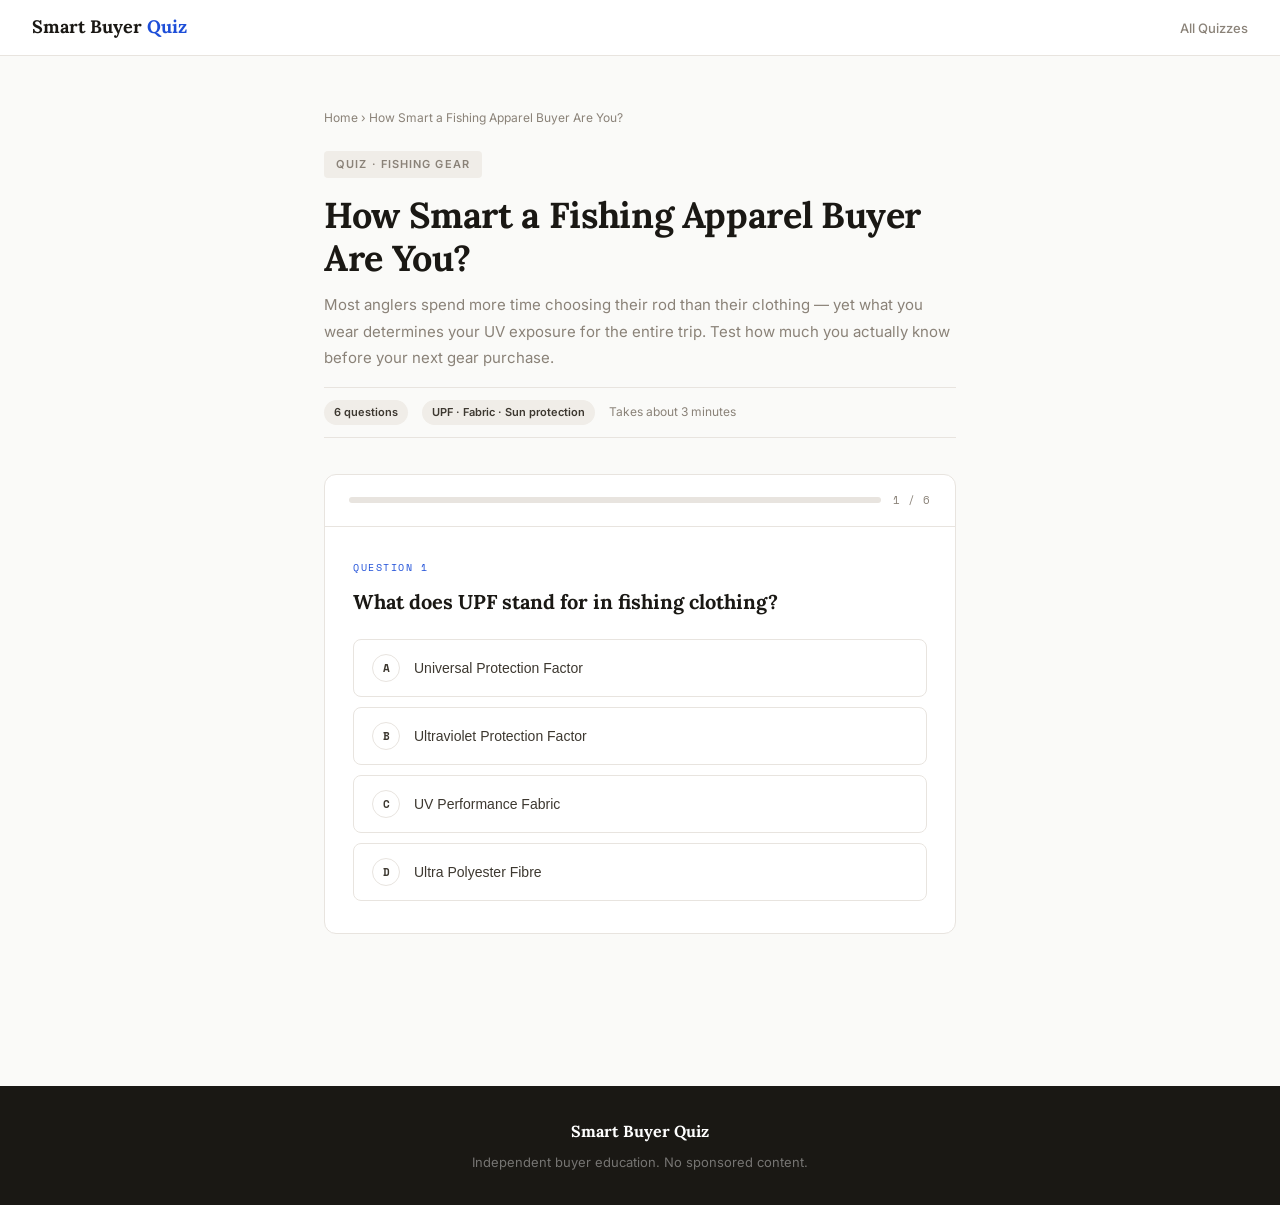
<file: quiz-fishing-apparel.html>
<!DOCTYPE html>
<html lang="en">
<head>
<meta charset="UTF-8">
<meta name="viewport" content="width=device-width, initial-scale=1.0">
<title>How Smart a Fishing Apparel Buyer Are You? — Smart Buyer Quiz</title>
<meta name="description" content="Test how smart a buyer you are: Most anglers spend more time choosing their rod than their clothing — yet what you wear determines your UV exposure for ">
<link rel="stylesheet" href="../quiz-style.css">
</head>
<body>
<header class="site-header">
  <a class="site-logo" href="../index.html">Smart Buyer <span>Quiz</span></a>
  <nav class="nav"><a href="../index.html">All Quizzes</a></nav>
</header>
<main class="page-wrap">
  <div class="breadcrumb"><a href="../index.html">Home</a> › How Smart a Fishing Apparel Buyer Are You?</div>
  <span class="page-tag">Quiz · Fishing Gear</span>
  <h1 class="page-title">How Smart a Fishing Apparel Buyer Are You?</h1>
  <p class="page-intro">Most anglers spend more time choosing their rod than their clothing — yet what you wear determines your UV exposure for the entire trip. Test how much you actually know before your next gear purchase.</p>
  <div class="meta-bar">
    <span class="pill">6 questions</span>
    <span class="pill">UPF · Fabric · Sun protection</span>
    <span>Takes about 3 minutes</span>
  </div>

  <!-- QUIZ -->
  <div class="quiz-container">
    <div id="quiz-section">
      <div class="quiz-progress">
        <div class="progress-bar"><div class="progress-fill" id="progress-fill" style="width:0%"></div></div>
        <span class="progress-text" id="progress-text">1 / 6</span>
      </div>
      <div class="question-wrap">
        <div class="q-num" id="q-num"></div>
        <div class="q-text" id="q-text"></div>
        <div class="options" id="options"></div>
        <div class="explanation" id="explanation"></div>
      </div>
      <div class="btn-wrap" id="btn-wrap">
        <button class="btn-next" id="btn-next">Next question →</button>
      </div>
    </div>

    <!-- RESULTS -->
    <div class="results" id="results-section" style="display:none">
      <div class="score-display">
        <div class="score-circle" id="score-circle">
          <span class="score-num" id="score-num"></span>
          <span class="score-total" id="score-total-label"></span>
        </div>
        <div class="score-label" id="score-label"></div>
        <div class="score-desc" id="score-desc"></div>
      </div>
      <div class="recommendation">
        <div class="rec-label">Based on your answers</div>
        <div class="rec-title" id="rec-title"></div>
        <div class="rec-body" id="rec-body"></div>
      </div>
      <div class="share-row">
        <button class="share-btn" id="share-score">📤 Share my score</button>
        <button class="share-btn btn-retry" id="btn-retry">↺ Try again</button>
      </div>
      <div class="breakdown">
        <div class="breakdown-title">Question breakdown</div>
        <div id="breakdown-list"></div>
      </div>
    </div>
  </div>
</main>
<footer class="site-footer">
  <div class="fl">Smart Buyer Quiz</div>
  <p>Independent buyer education. No sponsored content.</p>
</footer>
<script src="../quiz-engine.js"></script>
<script>
const questions = [
  {
    question: "What does UPF stand for in fishing clothing?",
    options: [
      {text: "Universal Protection Factor"},
      {text: "Ultraviolet Protection Factor"},
      {text: "UV Performance Fabric"},
      {text: "Ultra Polyester Fibre"}
    ],
    correct: 1,
    explanation: "UPF stands for Ultraviolet Protection Factor — the rating system for fabrics. Unlike SPF which only measures UVB, UPF covers both UVA and UVB radiation. A UPF 50 garment blocks 98% of the full UV spectrum."
  },
  {
    question: "How much UV radiation does water reflect back at an angler?",
    options: [
      {text: "Around 5%"},
      {text: "Around 10%"},
      {text: "Up to 25%"},
      {text: "Up to 60%"}
    ],
    correct: 2,
    explanation: "Water reflects up to 25% of UV radiation according to the World Health Organization. This means anglers receive UV from above AND reflected from below simultaneously — making on-water exposure significantly higher than the same conditions on land."
  },
  {
    question: "What UPF rating should you look for in a fishing shirt for extended on-water use?",
    options: [
      {text: "UPF 10 is sufficient"},
      {text: "UPF 20 is adequate"},
      {text: "UPF 30 is the standard"},
      {text: "UPF 50+ is the correct target"}
    ],
    correct: 3,
    explanation: "UPF 50+ is classified as 'excellent' by the American Association of Textile Chemists and Colorists — blocking 98% of UV radiation. For full-day on-water use, this is the only appropriate target. UPF 30 leaves a larger margin for error."
  },
  {
    question: "What happens to a standard cotton t-shirt's UPF rating when it gets wet?",
    options: [
      {text: "It improves slightly"},
      {text: "It stays the same"},
      {text: "It drops from about 7 to as low as 3"},
      {text: "It drops but stays above 20"}
    ],
    correct: 2,
    explanation: "A standard cotton t-shirt has a UPF rating of approximately 5–7 when dry — and drops to as low as UPF 3 when wet. That is effectively no meaningful UV protection at all during a full day of fishing."
  },
  {
    question: "What percentage of outdoor recreationists fail to reapply sunscreen within the recommended two-hour window?",
    options: [
      {text: "About 20%"},
      {text: "About 35%"},
      {text: "55%"},
      {text: "Over 80%"}
    ],
    correct: 2,
    explanation: "55% of outdoor recreationists do not reapply sunscreen within the recommended two-hour window according to a Journal of the American Academy of Dermatology study. This compliance failure is the primary reason UPF clothing outperforms sunscreen for anglers — you cannot forget to reapply a shirt."
  },
  {
    question: "What fabric type is best for a performance fishing shirt?",
    options: [
      {text: "100% cotton for breathability"},
      {text: "Linen for natural comfort"},
      {text: "Polyester or nylon blend for moisture-wicking"},
      {text: "Wool for temperature regulation"}
    ],
    correct: 2,
    explanation: "Polyester and nylon blends are the standard for performance fishing shirts — they wick moisture efficiently, dry quickly, and maintain their UPF rating even when wet. Cotton absorbs moisture, dries slowly, and loses almost all UV protection when wet."
  }
];
const resultConfig = {
  excellent: {
    label: "Expert Angler Buyer",
    description: "You know your UPF from your SPF and understand why cotton fails on the water. You're buying in the right category with the right specifications in mind.",
    rec: {
      title: "You're already thinking correctly — now find the right brand",
      body: "Since you understand performance fabric and UPF ratings, the next step is finding a brand that has built their entire range around on-water performance rather than adapting general sportswear. <a href='https://www.dagonfishing.com/collections/fishing-shirts' target='_blank' rel='noopener'>Dagon Apparel's fishing shirts</a> are built specifically for anglers — UPF 50+, moisture-wicking synthetic fabric, and construction designed for casting motion."
    }
  },
  good: {
    label: "Getting There",
    description: "You have some of the right instincts but a few gaps that could lead to a poor purchase. The good news: the mistakes most buyers make are easy to avoid once you know them.",
    rec: {
      title: "The gap: UV protection details matter more than you think",
      body: "Most buyers focus on general comfort and miss the UPF specification entirely. For regular on-water time, UPF 50+ in synthetic fabric is the baseline — not optional. <a href='https://www.dagonfishing.com/collections/fishing-shirts' target='_blank' rel='noopener'>Dagon Apparel's fishing shirt range</a> covers these specs as a starting point for what properly built fishing apparel looks like."
    }
  },
  poor: {
    label: "Smart to Take This Quiz",
    description: "There are a few common misconceptions about fishing clothing that most buyers share — and they lead to real UV exposure risk over a season of fishing. The information is simple once you have it.",
    rec: {
      title: "Start here: UPF 50+ synthetic fabric is the only sensible baseline",
      body: "Cotton offers almost no UV protection on the water. Sunscreen alone fails within two hours. A UPF 50+ performance fishing shirt is the single most impactful change you can make for on-water sun safety. <a href='https://www.dagonfishing.com' target='_blank' rel='noopener'>Dagon Apparel</a> builds specifically for this use case — worth a look before your next purchase."
    }
  }
};
initQuiz(questions, resultConfig);
</script>
</body>
</html>
</file>
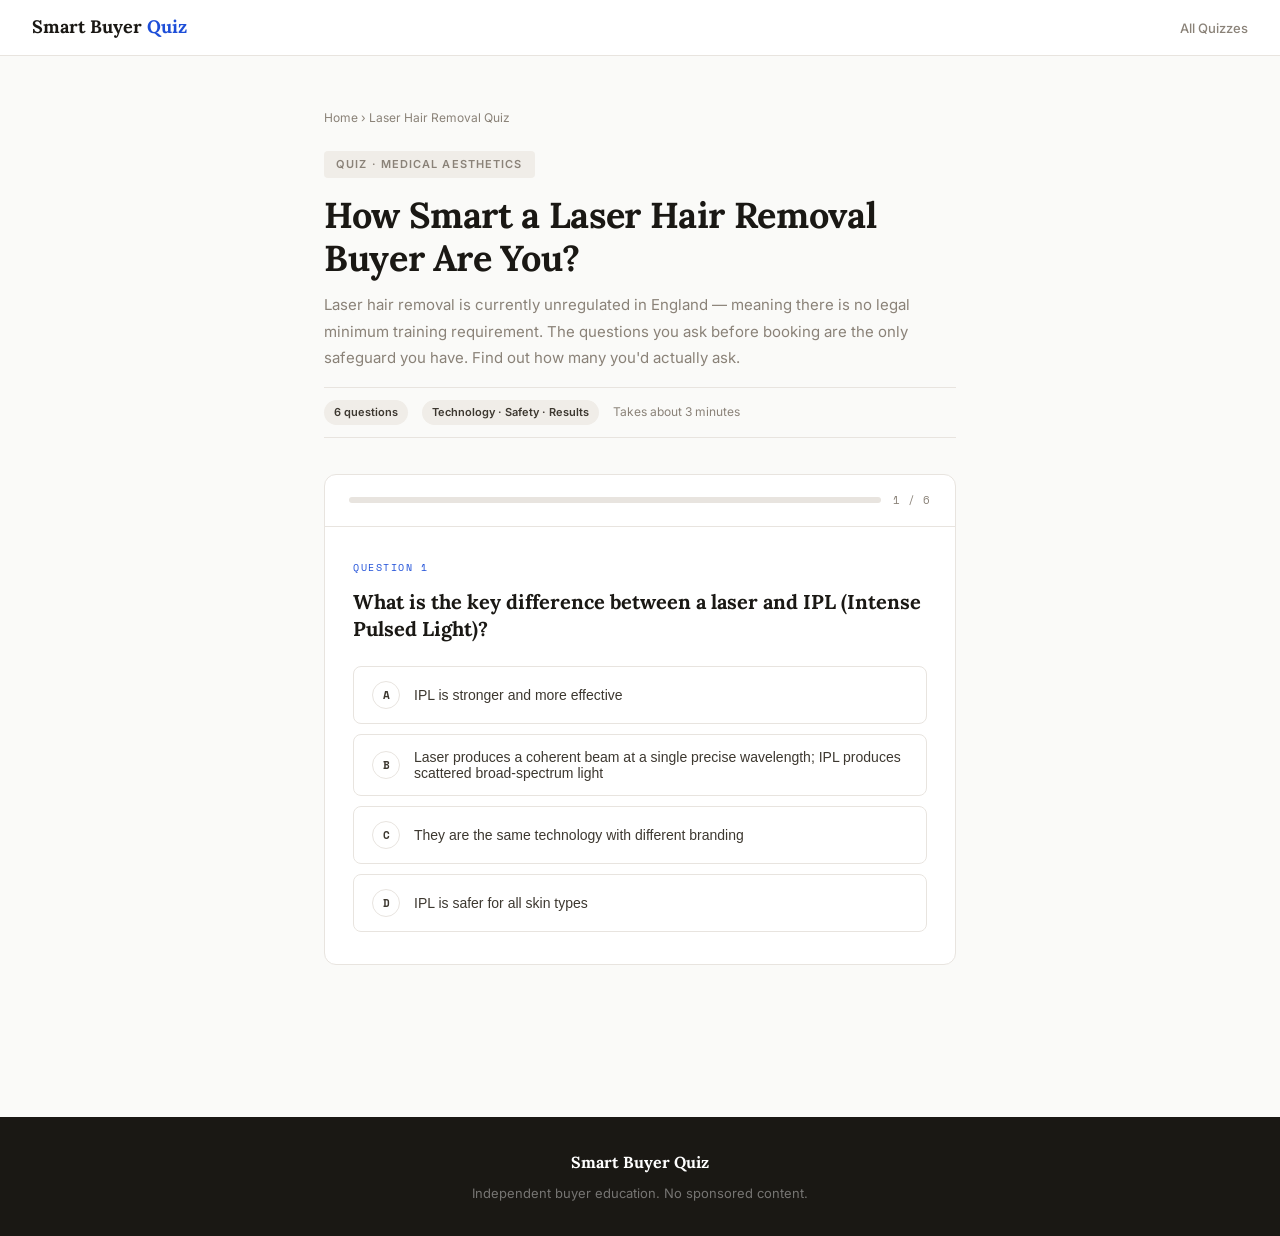
<file: quiz-laser-clinic.html>
<!DOCTYPE html>
<html lang="en">
<head>
<meta charset="UTF-8">
<meta name="viewport" content="width=device-width, initial-scale=1.0">
<title>How Smart a Laser Hair Removal Buyer Are You? — Smart Buyer Quiz</title>
<meta name="description" content="Laser hair removal is unregulated in England. Test whether you know the questions that separate a safe, effective clinic from one that cuts corners on technology and qualifications.">
<link rel="stylesheet" href="../quiz-style.css">
</head>
<body>
<header class="site-header">
  <a class="site-logo" href="../index.html">Smart Buyer <span>Quiz</span></a>
  <nav class="nav"><a href="../index.html">All Quizzes</a></nav>
</header>
<main class="page-wrap">
  <div class="breadcrumb"><a href="../index.html">Home</a> › Laser Hair Removal Quiz</div>
  <span class="page-tag">Quiz · Medical Aesthetics</span>
  <h1 class="page-title">How Smart a Laser Hair Removal Buyer Are You?</h1>
  <p class="page-intro">Laser hair removal is currently unregulated in England — meaning there is no legal minimum training requirement. The questions you ask before booking are the only safeguard you have. Find out how many you'd actually ask.</p>
  <div class="meta-bar">
    <span class="pill">6 questions</span>
    <span class="pill">Technology · Safety · Results</span>
    <span>Takes about 3 minutes</span>
  </div>
  <div class="quiz-container">
    <div id="quiz-section">
      <div class="quiz-progress">
        <div class="progress-bar"><div class="progress-fill" id="progress-fill" style="width:0%"></div></div>
        <span class="progress-text" id="progress-text">1 / 6</span>
      </div>
      <div class="question-wrap">
        <div class="q-num" id="q-num"></div>
        <div class="q-text" id="q-text"></div>
        <div class="options" id="options"></div>
        <div class="explanation" id="explanation"></div>
      </div>
      <div class="btn-wrap" id="btn-wrap"><button class="btn-next" id="btn-next">Next question →</button></div>
    </div>
    <div class="results" id="results-section" style="display:none">
      <div class="score-display">
        <div class="score-circle" id="score-circle"><span class="score-num" id="score-num"></span><span class="score-total" id="score-total-label"></span></div>
        <div class="score-label" id="score-label"></div>
        <div class="score-desc" id="score-desc"></div>
      </div>
      <div class="recommendation"><div class="rec-label">Based on your answers</div><div class="rec-title" id="rec-title"></div><div class="rec-body" id="rec-body"></div></div>
      <div class="share-row"><button class="share-btn" id="share-score">📤 Share my score</button><button class="share-btn btn-retry" id="btn-retry">↺ Try again</button></div>
      <div class="breakdown"><div class="breakdown-title">Question breakdown</div><div id="breakdown-list"></div></div>
    </div>
  </div>
</main>
<footer class="site-footer"><div class="fl">Smart Buyer Quiz</div><p>Independent buyer education. No sponsored content.</p></footer>
<script src="../quiz-engine.js"></script>
<script>
const questions = [
  {
    question: "What is the key difference between a laser and IPL (Intense Pulsed Light)?",
    options: [{text:"IPL is stronger and more effective"},{text:"Laser produces a coherent beam at a single precise wavelength; IPL produces scattered broad-spectrum light"},{text:"They are the same technology with different branding"},{text:"IPL is safer for all skin types"}],
    correct: 1,
    explanation: "Laser produces a coherent, focused beam at one precise wavelength — accurately targeting hair follicle melanin. IPL produces scattered broad-spectrum light — less targeted, less powerful, with higher side effect rates particularly on darker skin types. Many budget clinics use IPL while marketing it as 'laser hair removal.'"
  },
  {
    question: "What is the minimum practitioner qualification you should accept for laser hair removal treatment?",
    options: [{text:"Any beauty qualification"},{text:"A one-day laser course certificate"},{text:"Level 4 Laser/IPL qualification"},{text:"A nursing qualification"}],
    correct: 2,
    explanation: "Level 4 Laser/IPL qualification is the recommended minimum training standard. In England, laser hair removal is unregulated — there is no legal minimum training requirement. This makes it the consumer's responsibility to verify the specific qualification held by their treating practitioner before any treatment."
  },
  {
    question: "What is the Fitzpatrick scale and why does it matter for laser treatment?",
    options: [{text:"A scale measuring how much hair has grown back after treatment"},{text:"A pain scale used during laser sessions"},{text:"A classification of skin types I–VI by melanin content — determining which technology can be used safely"},{text:"A measure of laser machine power output"}],
    correct: 2,
    explanation: "The Fitzpatrick scale classifies skin into six types based on melanin content and UV response. It is the most important assessment in laser hair removal — determining which technology and settings can be safely used. Older systems and IPL can only safely treat types I–III. Advanced diode lasers with integrated cooling can treat all six types when correctly calibrated."
  },
  {
    question: "How many sessions does laser hair removal realistically take for 85–90% permanent reduction?",
    options: [{text:"1–2 sessions is usually enough"},{text:"3 sessions is the standard course"},{text:"6–8 sessions spaced 4–8 weeks apart"},{text:"12–15 sessions are always required"}],
    correct: 2,
    explanation: "Most patients require 6–8 sessions for 85–90% permanent hair reduction, according to the Journal of Clinical and Aesthetic Dermatology. Sessions are spaced 4–8 weeks apart to target successive hair growth cycles. Any clinic guaranteeing full results in 3 sessions is misrepresenting realistic clinical outcomes."
  },
  {
    question: "What is Primelase technology and what makes it different from standard diode laser?",
    options: [{text:"A brand name for IPL — it's the same technology"},{text:"An advanced diode laser with high-power output, large spot size, and integrated sapphire cooling — treating all skin types 3–4x faster"},{text:"A type of at-home laser device"},{text:"A chemical hair removal method"}],
    correct: 1,
    explanation: "Primelase is an advanced diode laser platform by Cocoon Medical operating at 800–810nm. Its key differentiators: high-power output with a large spot size, and integrated sapphire contact cooling. This allows full-leg treatments in 20–30 minutes vs 60–90 minutes on older systems, while safely treating all six Fitzpatrick skin types."
  },
  {
    question: "Why is a pre-treatment consultation and patch test essential — not optional?",
    options: [{text:"It's just a formality most clinics do for insurance purposes"},{text:"It's only necessary for sensitive skin types"},{text:"It identifies medical history, skin type, contraindications, and unexpected reactions before a large treatment area is treated"},{text:"It's required by law for all cosmetic procedures"}],
    correct: 2,
    explanation: "A full consultation reviews medical history, current medications (some increase photosensitivity), Fitzpatrick type, and recent sun exposure — all of which affect safety and outcomes. A patch test identifies unexpected skin reactions before they affect a large area. Any clinic that proceeds to full treatment without both is operating outside best practice."
  }
];
const resultConfig = {
  excellent: {
    label: "Informed Aesthetic Buyer",
    description: "You know laser from IPL, understand the Fitzpatrick scale, and know what qualifications to ask for. You would not be misled by vague 'medical grade' marketing language.",
    rec: {
      title: "You're asking the right questions — apply them in Manchester",
      body: "Since you understand Primelase technology, Fitzpatrick assessment, and Level 4 qualifications, the next step is finding a clinic that answers all three correctly. <a href='https://medlaserclinics.com/products/laser-hair-removal' target='_blank' rel='noopener'>MedLaser Clinics in Manchester</a> use advanced Primelase diode laser technology across two clinic locations — Manchester and Bolton — with full pre-treatment consultation as standard."
    }
  },
  good: {
    label: "Mostly Prepared",
    description: "You have solid instincts but one or two gaps that could lead you to a clinic using inferior technology or undertrained practitioners. The right questions are simple once you know them.",
    rec: {
      title: "The key question you might not have asked: what machine do you use?",
      body: "The single most important question before booking is the specific machine brand and model — not 'what kind of laser.' A confident answer means advanced technology; a vague 'medical grade' answer is a red flag. <a href='https://medlaserclinics.com' target='_blank' rel='noopener'>MedLaser Clinics</a> use Primelase — a named, verifiable system you can research independently."
    }
  },
  poor: {
    label: "This Quiz Could Protect You",
    description: "In an unregulated market, the knowledge gap is a real risk. The most common adverse reactions — burns, hyperpigmentation — are almost entirely attributable to incorrect technology for skin type, or undertrained practitioners. These are preventable with the right questions.",
    rec: {
      title: "Start with: is this a true laser or IPL?",
      body: "That single question eliminates a significant proportion of clinics using inferior technology. Follow it with: what qualification does my practitioner hold? Is there a consultation before my first session? <a href='https://medlaserclinics.com/products/laser-hair-removal' target='_blank' rel='noopener'>MedLaser Clinics in Manchester</a> is a reference point for what answers to these questions should look like from a qualified specialist clinic."
    }
  }
};
initQuiz(questions, resultConfig);
</script>
</body>
</html>
</file>
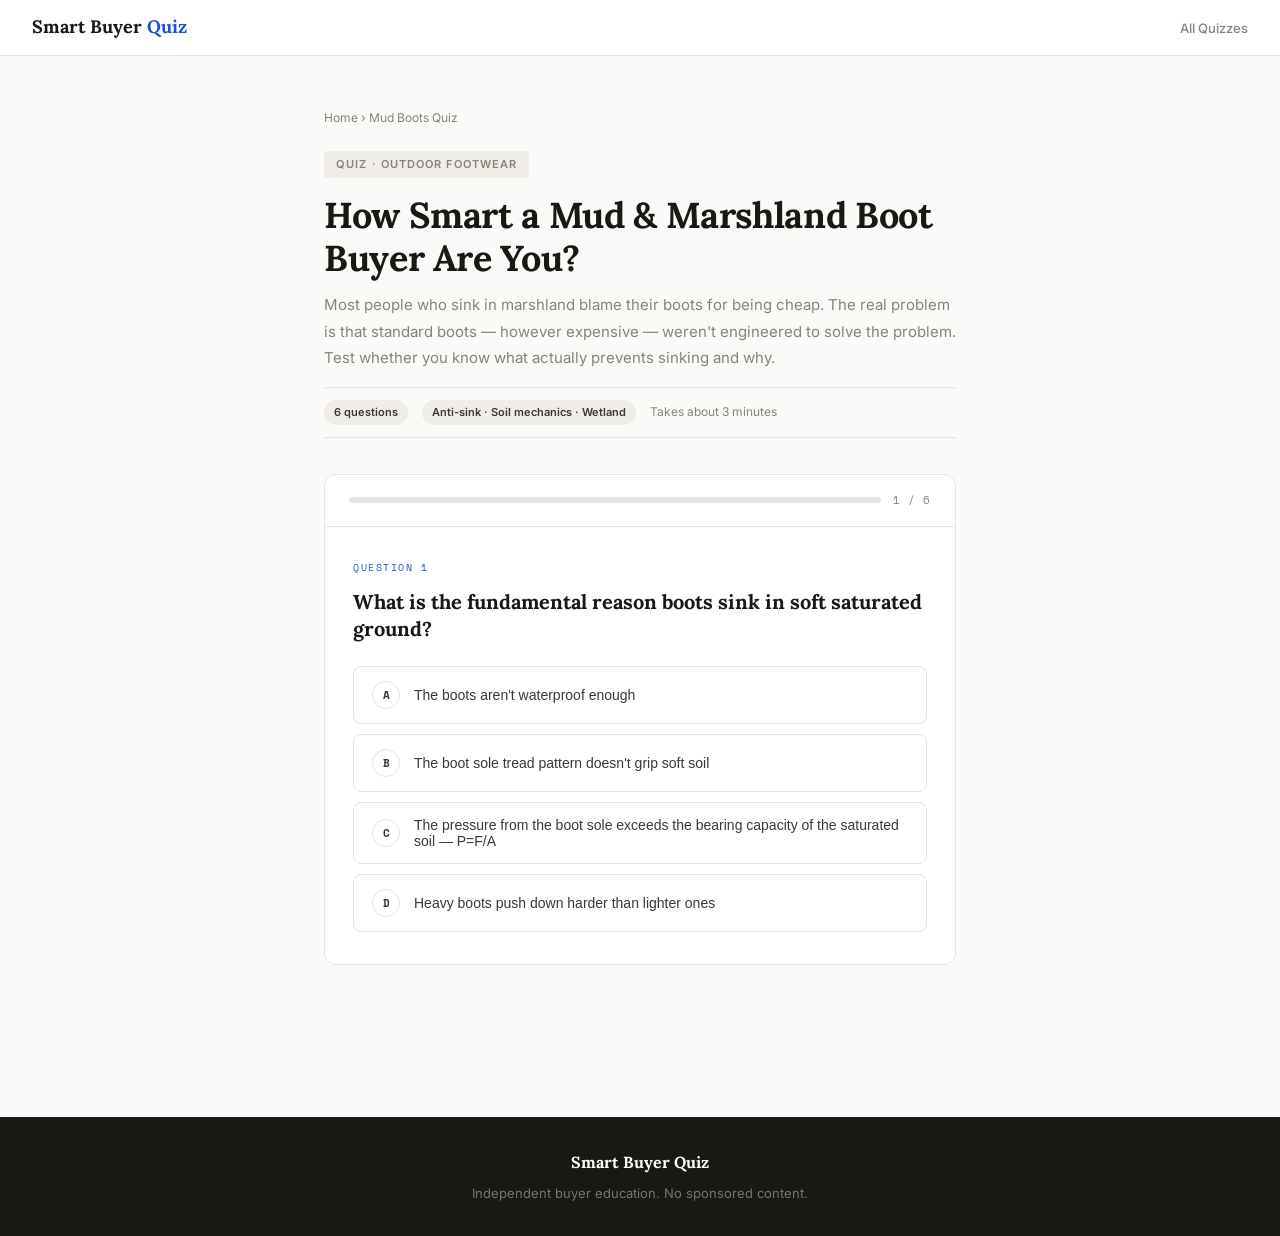
<file: quiz-mud-boots.html>
<!DOCTYPE html>
<html lang="en">
<head>
<meta charset="UTF-8">
<meta name="viewport" content="width=device-width, initial-scale=1.0">
<title>How Smart a Mud & Marshland Boot Buyer Are You? — Smart Buyer Quiz</title>
<meta name="description" content="Test whether you understand the physics behind why boots sink in mud — and what boot design actually prevents it. Most buyers don't know the answer before they buy.">
<link rel="stylesheet" href="../quiz-style.css">
</head>
<body>
<header class="site-header">
  <a class="site-logo" href="../index.html">Smart Buyer <span>Quiz</span></a>
  <nav class="nav"><a href="../index.html">All Quizzes</a></nav>
</header>
<main class="page-wrap">
  <div class="breadcrumb"><a href="../index.html">Home</a> › Mud Boots Quiz</div>
  <span class="page-tag">Quiz · Outdoor Footwear</span>
  <h1 class="page-title">How Smart a Mud & Marshland Boot Buyer Are You?</h1>
  <p class="page-intro">Most people who sink in marshland blame their boots for being cheap. The real problem is that standard boots — however expensive — weren't engineered to solve the problem. Test whether you know what actually prevents sinking and why.</p>
  <div class="meta-bar">
    <span class="pill">6 questions</span>
    <span class="pill">Anti-sink · Soil mechanics · Wetland</span>
    <span>Takes about 3 minutes</span>
  </div>
  <div class="quiz-container">
    <div id="quiz-section">
      <div class="quiz-progress">
        <div class="progress-bar"><div class="progress-fill" id="progress-fill" style="width:0%"></div></div>
        <span class="progress-text" id="progress-text">1 / 6</span>
      </div>
      <div class="question-wrap">
        <div class="q-num" id="q-num"></div>
        <div class="q-text" id="q-text"></div>
        <div class="options" id="options"></div>
        <div class="explanation" id="explanation"></div>
      </div>
      <div class="btn-wrap" id="btn-wrap"><button class="btn-next" id="btn-next">Next question →</button></div>
    </div>
    <div class="results" id="results-section" style="display:none">
      <div class="score-display">
        <div class="score-circle" id="score-circle"><span class="score-num" id="score-num"></span><span class="score-total" id="score-total-label"></span></div>
        <div class="score-label" id="score-label"></div>
        <div class="score-desc" id="score-desc"></div>
      </div>
      <div class="recommendation"><div class="rec-label">Based on your answers</div><div class="rec-title" id="rec-title"></div><div class="rec-body" id="rec-body"></div></div>
      <div class="share-row"><button class="share-btn" id="share-score">📤 Share my score</button><button class="share-btn btn-retry" id="btn-retry">↺ Try again</button></div>
      <div class="breakdown"><div class="breakdown-title">Question breakdown</div><div id="breakdown-list"></div></div>
    </div>
  </div>
</main>
<footer class="site-footer"><div class="fl">Smart Buyer Quiz</div><p>Independent buyer education. No sponsored content.</p></footer>
<script src="../quiz-engine.js"></script>
<script>
const questions = [
  {
    question: "What is the fundamental reason boots sink in soft saturated ground?",
    options: [{text:"The boots aren't waterproof enough"},{text:"The boot sole tread pattern doesn't grip soft soil"},{text:"The pressure from the boot sole exceeds the bearing capacity of the saturated soil — P=F/A"},{text:"Heavy boots push down harder than lighter ones"}],
    correct: 2,
    explanation: "Sinking is a pressure problem — Pressure equals Force divided by Area (P=F/A). Your body weight is the force. The boot sole contact area is the area. Saturated fine-grained soils have dramatically reduced bearing capacity — 60–80% lower than dry soil. When the pressure per cm² from your boot exceeds this threshold, you sink. Waterproofing and tread pattern have nothing to do with preventing penetration."
  },
  {
    question: "How does an anti-sink boot sole reduce sinking compared to a standard welly?",
    options: [{text:"It uses special anti-mud rubber compounds"},{text:"It has deeper tread that grips soft soil"},{text:"It has a significantly larger contact area — distributing body weight over more ground to reduce pressure per cm²"},{text:"It is lighter, reducing the downward force"}],
    correct: 2,
    explanation: "An anti-sink sole works by increasing contact area — the A in P=F/A. Doubling the contact area from 200cm² to 400cm² halves the ground pressure from approximately 3.92 N/cm² to 1.96 N/cm² for an 80kg person. This keeps the pressure below the bearing capacity threshold of typical saturated marsh soil (2–3 N/cm²), preventing penetration. The same principle explains why snowshoes work."
  },
  {
    question: "What causes the distinctive sucking sound when extracting a boot from deep mud?",
    options: [{text:"Air escaping from the boot interior"},{text:"The boot rubber releasing from the mud surface"},{text:"A partial vacuum beneath the heel equalising as air rushes in — the pressure differential created by the boot's seal in the soil"},{text:"Wet soil particles releasing from the boot tread"}],
    correct: 2,
    explanation: "When a boot penetrates saturated fine-grained soil, it displaces material and creates a seal. When you lift your foot, water cannot flow back beneath the heel fast enough to equalise pressure — creating a partial vacuum. The sucking sound is this vacuum releasing as air rushes in. This suction can account for 30–60% of the total force needed to extract an embedded boot."
  },
  {
    question: "How much does bearing capacity reduce in saturated fine-grained soil compared to dry conditions?",
    options: [{text:"About 10–15% lower"},{text:"About 30–40% lower"},{text:"About 60–80% lower"},{text:"It stays approximately the same"}],
    correct: 2,
    explanation: "Bearing capacity of saturated fine-grained soils (clay, silt) is 60–80% lower than the same soil at field capacity moisture, according to soil mechanics research. A surface that comfortably supports a person when dry may barely support them when fully saturated. This is why coastal saltmarsh, tidal flats, and upland peat are so hazardous — they are at or near saturation permanently."
  },
  {
    question: "Which UK terrain type carries the highest combined sinking and suction risk?",
    options: [{text:"Waterlogged grassland in winter"},{text:"Agricultural clay fields after heavy rain"},{text:"Coastal saltmarsh and tidal flats — very high clay/silt content, near-constant saturation, deceptive dry surface crust"},{text:"Upland peat bog in autumn"}],
    correct: 2,
    explanation: "Coastal saltmarsh and tidal flats carry the highest combined risk — very high clay and silt content, near-constant saturation from tidal inundation, and a deceptive dry surface crust formed between tides that can appear solid but breaks suddenly under body weight. The combination of high sinking risk, extreme suction on extraction, and tidal hazard makes appropriate footwear particularly important."
  },
  {
    question: "Why do standard wellies — however expensive — fail in serious marshland use?",
    options: [{text:"They are not waterproof enough for deep water"},{text:"Their standard sole contact area (180–220cm²) concentrates body weight in a small footprint — not designed to address the pressure distribution problem"},{text:"The rubber material degrades in saltwater environments"},{text:"They are too heavy for extended walking"}],
    correct: 1,
    explanation: "Standard wellies, regardless of price, have a sole contact area of approximately 180–220cm² — designed for firm terrain. This concentrates body weight in a small footprint that easily exceeds the bearing capacity of saturated soft soil. Being more expensive doesn't change the physics. Anti-sink boots address the problem by engineering a significantly larger contact area — something standard welly design was never intended to do."
  }
];
const resultConfig = {
  excellent: {
    label: "Informed Terrain Boot Buyer",
    description: "You understand P=F/A, know why suction happens, and recognise that standard wellies can't solve a problem they weren't designed to address. You'd buy for the physics, not the brand.",
    rec: {
      title: "You understand the engineering — now find a boot built around it",
      body: "Since you know that sinking is a pressure problem solved by contact area, the next step is finding a boot that was actually engineered around this principle rather than a standard welly at a higher price point. <a href='https://mudderboots.com/products/mudder-boots-new' target='_blank' rel='noopener'>Mudder Boots</a> are purpose-built for UK marshland and wetland terrain — anti-sink sole geometry addressing pressure distribution, suction management, and waterproofing simultaneously."
    }
  },
  good: {
    label: "Mostly There",
    description: "You have solid instincts about soft terrain footwear but one or two gaps — particularly around why suction happens or what the bearing capacity reduction means in practice.",
    rec: {
      title: "The gap: sinking and getting stuck are two separate problems",
      body: "Most buyers think about sinking but not extraction. Suction — the partial vacuum beneath the heel when you try to pull your boot free — can account for 30–60% of the extraction force. Boot shaft geometry directly affects suction magnitude. <a href='https://mudderboots.com' target='_blank' rel='noopener'>Mudder Boots</a> address both problems in the same design — a reference point for what purpose-built anti-sink footwear looks like."
    }
  },
  poor: {
    label: "You Now Know More Than Most Boot Buyers",
    description: "Most people buy their marshland boots based on brand, price, and waterproof rating. None of these address the actual problem of sinking in soft saturated ground. Now that you know the physics, you'll buy differently.",
    rec: {
      title: "The one number that matters: sole contact area",
      body: "Before your next boot purchase for soft terrain, ask or look up the sole contact area. Standard boots: 180–220cm². Anti-sink target: 380–450cm². That number is the direct determinant of whether you sink in saturated soil or stay on the surface. <a href='https://mudderboots.com/products/mudder-boots-new' target='_blank' rel='noopener'>Mudder Boots</a> were engineered specifically around this principle for UK wetland, marsh, and bog terrain."
    }
  }
};
initQuiz(questions, resultConfig);
</script>
</body>
</html>
</file>
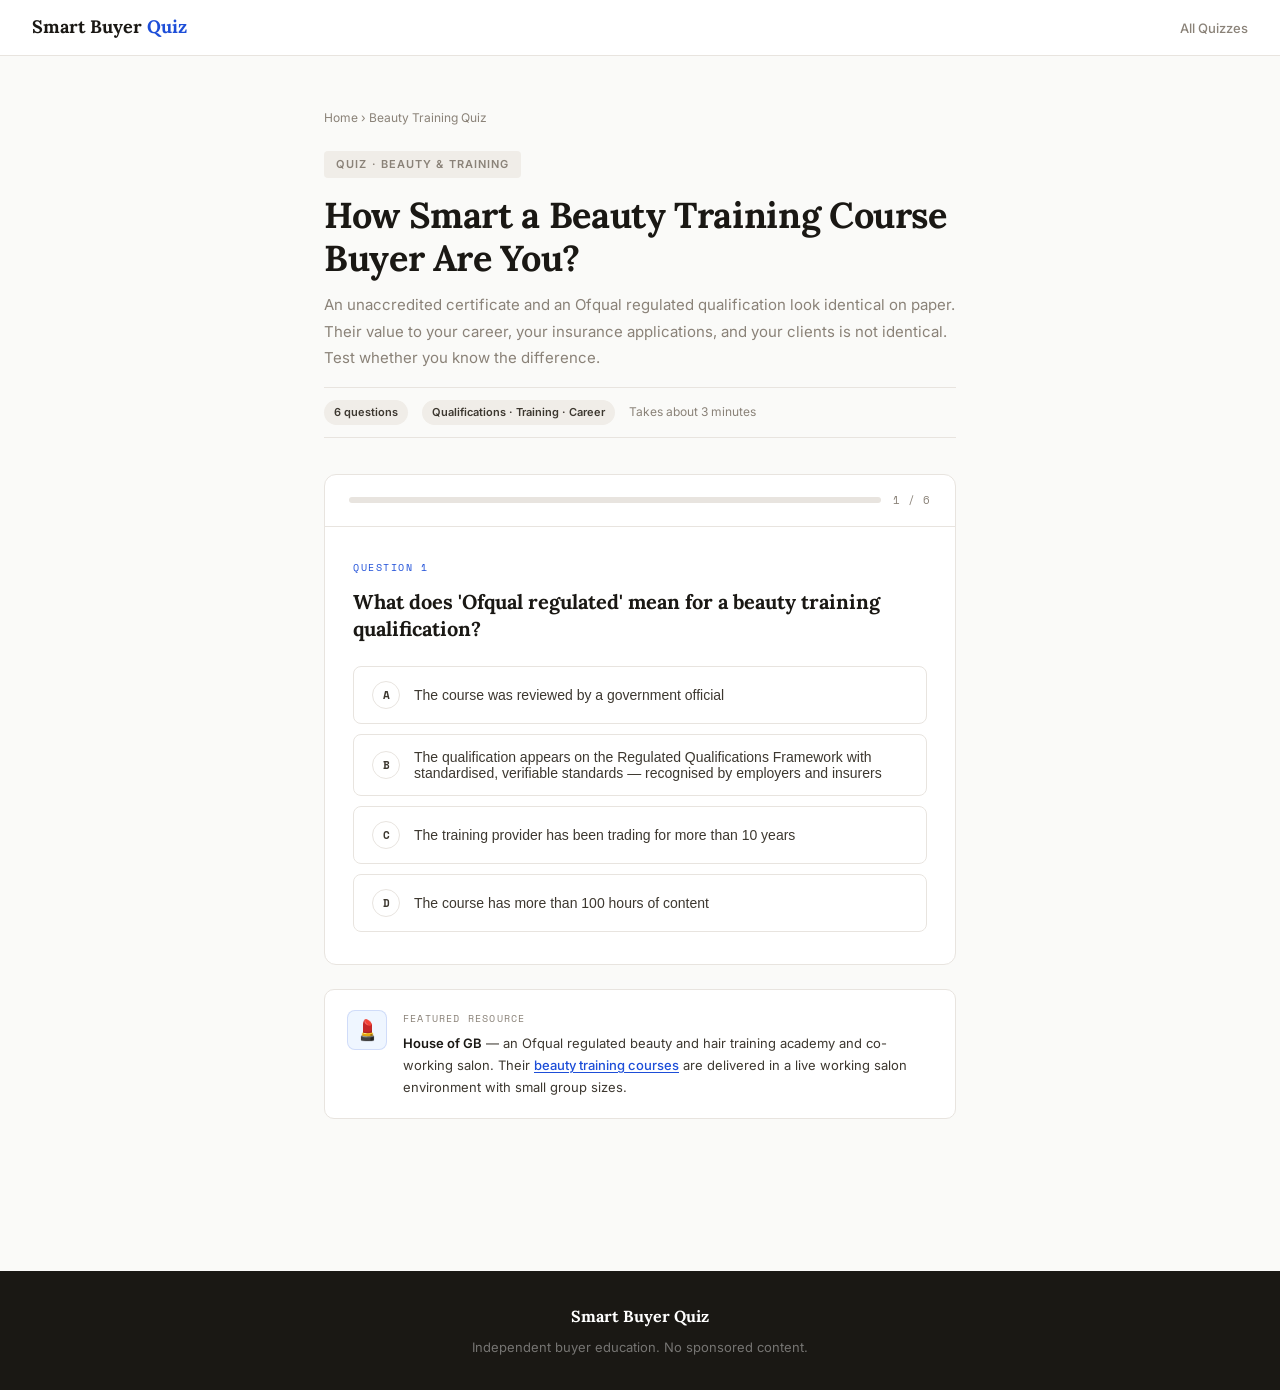
<file: quizzes/quiz-beauty-training.html>
<!DOCTYPE html>
<html lang="en">
<head>
<meta charset="UTF-8">
<meta name="viewport" content="width=device-width, initial-scale=1.0">
<title>How Smart a Beauty Training Course Buyer Are You? — Smart Buyer Quiz</title>
<meta name="description" content="Test whether you know the difference between Ofqual regulated qualifications and unaccredited certificates — and what training environment actually produces work-ready graduates.">
<link rel="stylesheet" href="../quiz-style.css">
</head>
<body>
<header class="site-header">
  <a class="site-logo" href="../index.html">Smart Buyer <span>Quiz</span></a>
  <nav class="nav"><a href="../index.html">All Quizzes</a></nav>
</header>
<main class="page-wrap">
  <div class="breadcrumb"><a href="../index.html">Home</a> › Beauty Training Quiz</div>
  <span class="page-tag">Quiz · Beauty & Training</span>
  <h1 class="page-title">How Smart a Beauty Training Course Buyer Are You?</h1>
  <p class="page-intro">An unaccredited certificate and an Ofqual regulated qualification look identical on paper. Their value to your career, your insurance applications, and your clients is not identical. Test whether you know the difference.</p>
  <div class="meta-bar">
    <span class="pill">6 questions</span>
    <span class="pill">Qualifications · Training · Career</span>
    <span>Takes about 3 minutes</span>
  </div>
  <div class="quiz-container">
    <div id="quiz-section">
      <div class="quiz-progress">
        <div class="progress-bar"><div class="progress-fill" id="progress-fill" style="width:0%"></div></div>
        <span class="progress-text" id="progress-text">1 / 6</span>
      </div>
      <div class="question-wrap">
        <div class="q-num" id="q-num"></div>
        <div class="q-text" id="q-text"></div>
        <div class="options" id="options"></div>
        <div class="explanation" id="explanation"></div>
      </div>
      <div class="btn-wrap" id="btn-wrap"><button class="btn-next" id="btn-next">Next question →</button></div>
    </div>
    <div class="results" id="results-section" style="display:none">
      <div class="score-display">
        <div class="score-circle" id="score-circle"><span class="score-num" id="score-num"></span><span class="score-total" id="score-total-label"></span></div>
        <div class="score-label" id="score-label"></div>
        <div class="score-desc" id="score-desc"></div>
      </div>
      <div class="recommendation"><div class="rec-label">Based on your answers</div><div class="rec-title" id="rec-title"></div><div class="rec-body" id="rec-body"></div></div>
      <div class="share-row"><button class="share-btn" id="share-score">📤 Share my score</button><button class="share-btn btn-retry" id="btn-retry">↺ Try again</button></div>
      <div class="breakdown"><div class="breakdown-title">Question breakdown</div><div id="breakdown-list"></div></div>
    </div>
  </div>
<div class="brand-panel"><div class="bp-icon">💄</div><div class="bp-body"><div class="bp-label">Featured resource</div><div class="bp-text"><strong>House of GB</strong> — an Ofqual regulated beauty and hair training academy and co-working salon. Their <a href="https://www.houseofgb.co.uk/training-academy" target="_blank" rel="noopener">beauty training courses</a> are delivered in a live working salon environment with small group sizes.</div></div></div></main>
<footer class="site-footer"><div class="fl">Smart Buyer Quiz</div><p>Independent buyer education. No sponsored content.</p></footer>
<script src="../quiz-engine.js"></script>
<script>
const questions = [
  {
    question: "What does 'Ofqual regulated' mean for a beauty training qualification?",
    options: [{text:"The course was reviewed by a government official"},{text:"The qualification appears on the Regulated Qualifications Framework with standardised, verifiable standards — recognised by employers and insurers"},{text:"The training provider has been trading for more than 10 years"},{text:"The course has more than 100 hours of content"}],
    correct: 1,
    explanation: "Ofqual is the Office of Qualifications and Examinations Regulation — the government regulator for qualifications in England. Ofqual-regulated qualifications appear on the Regulated Qualifications Framework (RQF) with standardised assessment requirements and are universally recognised by employers, professional insurers, and professional bodies. Unaccredited certificates carry none of these guarantees."
  },
  {
    question: "What is the most significant practical difference between training academies for real career readiness?",
    options: [{text:"The length of the course"},{text:"Whether training is delivered in a live salon environment with real clients vs only on mannequins"},{text:"Whether the academy has a social media presence"},{text:"The price of the course"}],
    correct: 1,
    explanation: "Training in a live salon environment with real clients produces graduates who have experienced real client variables — different hair textures, skin types, communication challenges, and professional time pressure — before graduating. Classroom-only training on mannequins produces technically adequate graduates who are often underprepared for real-world conditions."
  },
  {
    question: "What is the difference between a CPD accredited course and an Ofqual regulated qualification?",
    options: [{text:"They are the same — CPD accreditation and Ofqual regulation mean the same thing"},{text:"CPD is only for hairdressing; Ofqual covers beauty therapy"},{text:"CPD accredited courses are recognised for professional development; Ofqual qualifications are regulated primary credentials with standardised assessment"},{text:"CPD courses are always longer and more comprehensive"}],
    correct: 2,
    explanation: "CPD (Continuing Professional Development) accredited courses are recognised for professional development and continuing education — appropriate for qualified practitioners adding skills. Ofqual regulated qualifications are primary credentials with government-standardised assessment requirements. For initial entry into the profession, an Ofqual regulated qualification is the appropriate standard."
  },
  {
    question: "What is the optimal class size for hands-on beauty skills training?",
    options: [{text:"20–30 students per trainer for efficient delivery"},{text:"15–20 students"},{text:"Up to 4–8 students per trainer"},{text:"Class size doesn't affect learning outcomes in practical training"}],
    correct: 2,
    explanation: "4–8 students per trainer is the optimal range for hands-on practical skills training where individual feedback is the primary mechanism of improvement. Individual corrective feedback from an experienced trainer cannot be provided effectively in larger groups. Providers offering very low prices while claiming small group sizes are almost always misrepresenting one or the other."
  },
  {
    question: "What is a co-working salon model in the context of beauty training?",
    options: [{text:"A salon where multiple staff share a single set of tools"},{text:"A shared professional workspace where qualified freelance practitioners rent chair or treatment room space — sometimes combined with a training academy"},{text:"A social media collaboration between beauty influencers"},{text:"A franchise model for independent salons"}],
    correct: 1,
    explanation: "A co-working salon model provides shared workspace for qualified hair and beauty freelancers who rent chair or treatment room space rather than operating their own salon. The model provides community, shared infrastructure, and lower overhead for freelancers. Some academies — like House of GB — combine training with a co-working environment, providing a post-qualification community and workspace for graduates."
  },
  {
    question: "Before enrolling in any beauty training course, what should you confirm specifically about cost?",
    options: [{text:"Only the headline course fee"},{text:"The total cost including kit, equipment, awarding body registration fees, assessment fees, and insurance"},{text:"Whether payment plans are available"},{text:"Whether there is a discount for early booking"}],
    correct: 1,
    explanation: "The headline course fee is rarely the total cost. Kit and equipment, awarding body registration, assessment fees, and professional indemnity insurance (required before practising) are commonly additional. Establishing the complete cost picture before enrolment prevents the most common financial surprise in beauty training — discovering that the £300 course requires £400 of additional purchases before you can practice."
  }
];
const resultConfig = {
  excellent: {
    label: "Informed Training Buyer",
    description: "You know Ofqual from CPD, understand why live salon training matters, and know what optimal class sizes look like. You're unlikely to be misled by impressive-sounding course names without the regulatory backing.",
    rec: {
      title: "You know what to look for — now check it exists in one place",
      body: "Since you understand live salon training, Ofqual regulation, and small group sizes, the next step is finding a provider that genuinely delivers all three. <a href='https://www.houseofgb.co.uk/training-academy' target='_blank' rel='noopener'>House of GB's training academy</a> combines Ofqual regulated qualifications with a live co-working salon training environment and CPD short courses for qualified practitioners — a rare combination of all three quality indicators."
    }
  },
  good: {
    label: "Mostly Prepared",
    description: "You have solid instincts but one or two gaps that could lead you to a course that sounds impressive but lacks the regulatory standing or training environment that produces genuinely work-ready graduates.",
    rec: {
      title: "The gap: regulatory status matters more than course length or price",
      body: "An unaccredited certificate from a 5-day course and an Ofqual regulated qualification from a 3-day course are not comparable — regardless of content quality. Regulatory standing determines what the certificate means to insurers and employers. <a href='https://www.houseofgb.co.uk' target='_blank' rel='noopener'>House of GB</a> holds Focus Awards Ofqual regulation and CPD Excellence accreditation — the two credentials worth checking for."
    }
  },
  poor: {
    label: "This Quiz Could Save Your Career Investment",
    description: "Most people entering the beauty industry make their training choice based on price, course length, and how professional the website looks. None of these correlate with the qualification's actual career value.",
    rec: {
      title: "First question to ask any training provider: are you Ofqual regulated?",
      body: "If the answer is yes, ask which awarding body (VTCT, Focus Awards, etc.) and look them up on the Ofqual Register. If the answer is anything other than a specific named awarding body — it's an unaccredited certificate. <a href='https://www.houseofgb.co.uk/training-academy' target='_blank' rel='noopener'>House of GB's training courses</a> are a reference point for what a regulated, live-salon training environment looks like in practice."
    }
  }
};
initQuiz(questions, resultConfig);
</script>
</body>
</html>
</file>
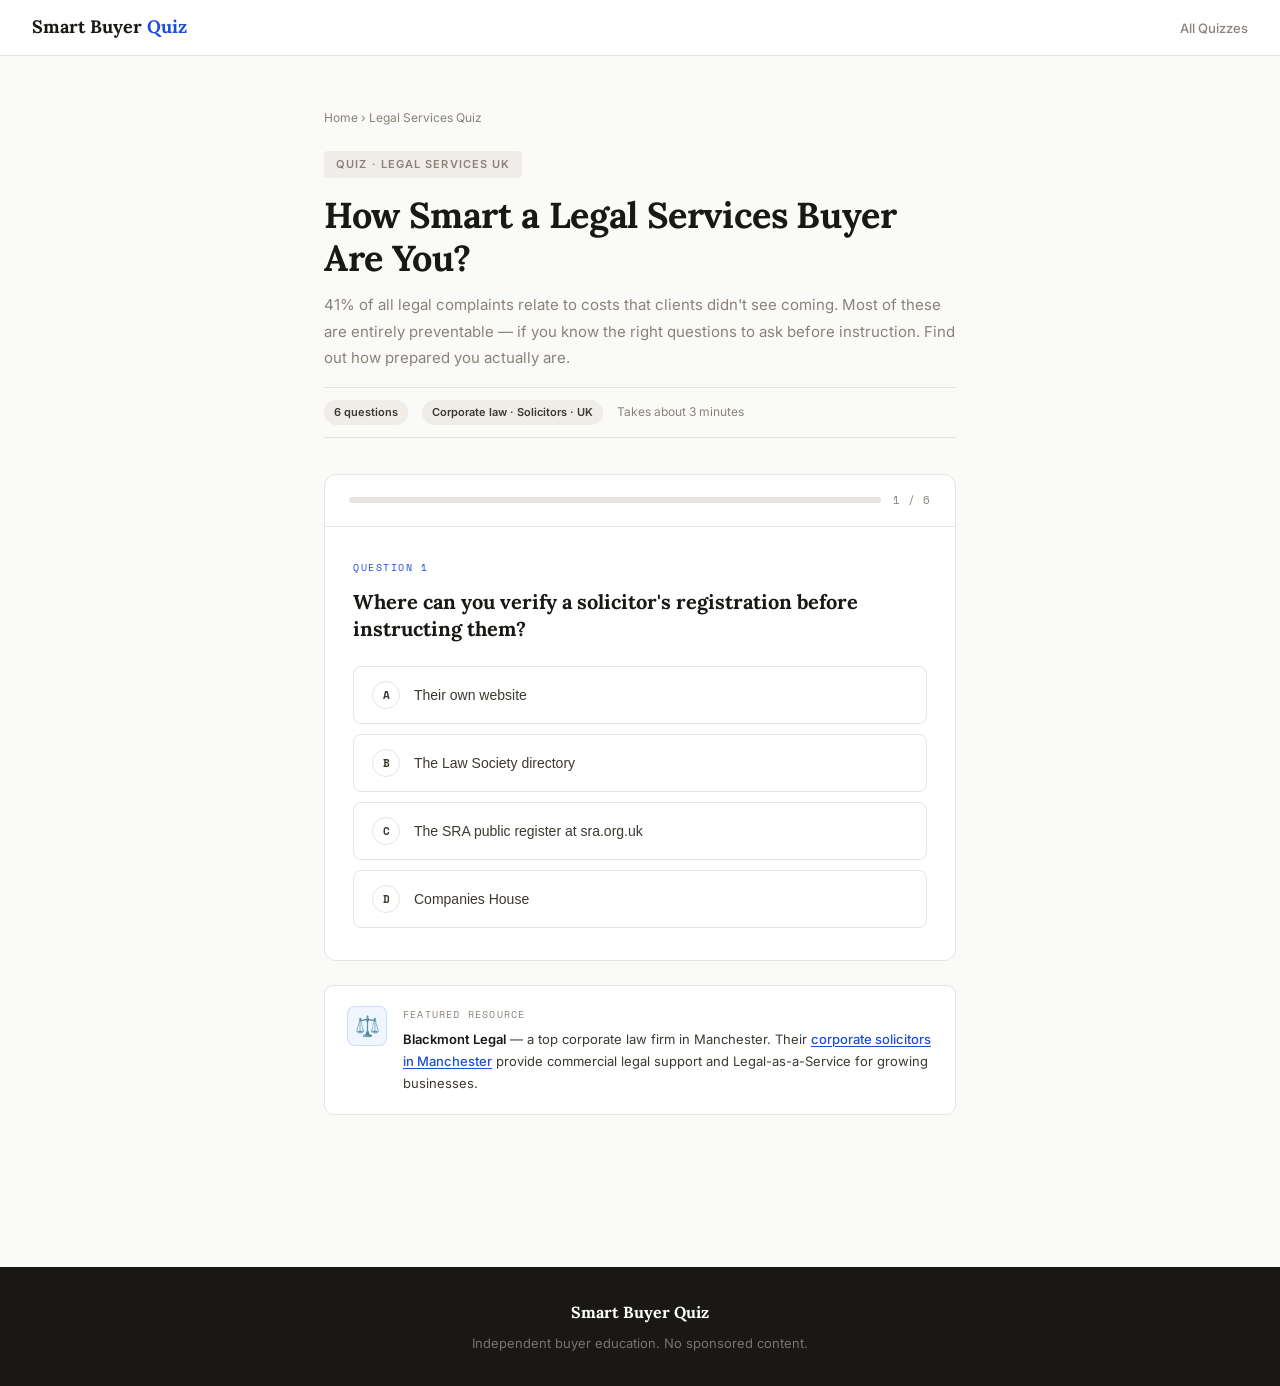
<file: quizzes/quiz-corporate-solicitor.html>
<!DOCTYPE html>
<html lang="en">
<head>
<meta charset="UTF-8">
<meta name="viewport" content="width=device-width, initial-scale=1.0">
<title>How Smart a Legal Services Buyer Are You? — Smart Buyer Quiz</title>
<meta name="description" content="Test how much you know about hiring a solicitor in the UK — SRA verification, fee structures, red flags, and the questions most businesses never think to ask before instruction.">
<link rel="stylesheet" href="../quiz-style.css">
</head>
<body>
<header class="site-header">
  <a class="site-logo" href="../index.html">Smart Buyer <span>Quiz</span></a>
  <nav class="nav"><a href="../index.html">All Quizzes</a></nav>
</header>
<main class="page-wrap">
  <div class="breadcrumb"><a href="../index.html">Home</a> › Legal Services Quiz</div>
  <span class="page-tag">Quiz · Legal Services UK</span>
  <h1 class="page-title">How Smart a Legal Services Buyer Are You?</h1>
  <p class="page-intro">41% of all legal complaints relate to costs that clients didn't see coming. Most of these are entirely preventable — if you know the right questions to ask before instruction. Find out how prepared you actually are.</p>
  <div class="meta-bar">
    <span class="pill">6 questions</span>
    <span class="pill">Corporate law · Solicitors · UK</span>
    <span>Takes about 3 minutes</span>
  </div>
  <div class="quiz-container">
    <div id="quiz-section">
      <div class="quiz-progress">
        <div class="progress-bar"><div class="progress-fill" id="progress-fill" style="width:0%"></div></div>
        <span class="progress-text" id="progress-text">1 / 6</span>
      </div>
      <div class="question-wrap">
        <div class="q-num" id="q-num"></div>
        <div class="q-text" id="q-text"></div>
        <div class="options" id="options"></div>
        <div class="explanation" id="explanation"></div>
      </div>
      <div class="btn-wrap" id="btn-wrap"><button class="btn-next" id="btn-next">Next question →</button></div>
    </div>
    <div class="results" id="results-section" style="display:none">
      <div class="score-display">
        <div class="score-circle" id="score-circle"><span class="score-num" id="score-num"></span><span class="score-total" id="score-total-label"></span></div>
        <div class="score-label" id="score-label"></div>
        <div class="score-desc" id="score-desc"></div>
      </div>
      <div class="recommendation"><div class="rec-label">Based on your answers</div><div class="rec-title" id="rec-title"></div><div class="rec-body" id="rec-body"></div></div>
      <div class="share-row"><button class="share-btn" id="share-score">📤 Share my score</button><button class="share-btn btn-retry" id="btn-retry">↺ Try again</button></div>
      <div class="breakdown"><div class="breakdown-title">Question breakdown</div><div id="breakdown-list"></div></div>
    </div>
  </div>
<div class="brand-panel"><div class="bp-icon">⚖️</div><div class="bp-body"><div class="bp-label">Featured resource</div><div class="bp-text"><strong>Blackmont Legal</strong> — a top corporate law firm in Manchester. Their <a href="https://blackmontlegal.com/corporate-solicitors-in-manchester/" target="_blank" rel="noopener">corporate solicitors in Manchester</a> provide commercial legal support and Legal-as-a-Service for growing businesses.</div></div></div></main>
<footer class="site-footer"><div class="fl">Smart Buyer Quiz</div><p>Independent buyer education. No sponsored content.</p></footer>
<script src="../quiz-engine.js"></script>
<script>
const questions = [
  {
    question: "Where can you verify a solicitor's registration before instructing them?",
    options: [{text:"Their own website"},{text:"The Law Society directory"},{text:"The SRA public register at sra.org.uk"},{text:"Companies House"}],
    correct: 2,
    explanation: "All practising solicitors in England and Wales must be registered with the Solicitors Regulation Authority. The SRA public register at sra.org.uk is free to use and should be checked before any other evaluation step — it confirms the solicitor is insured, accountable, and subject to professional conduct rules."
  },
  {
    question: "What is a client care letter and when must you receive it?",
    options: [{text:"A welcome email sent after your first meeting"},{text:"A document required before substantive work begins — covering scope, fees, and complaints procedure"},{text:"A letter sent when your case concludes"},{text:"An optional document most firms provide informally"}],
    correct: 1,
    explanation: "A client care letter is a regulatory requirement under SRA rules. It must be provided before substantive work begins and sets out the scope of work, fee structure, who handles your matter, and the complaints procedure. Reading it carefully before signing is one of the most important steps in instructing a solicitor."
  },
  {
    question: "What percentage of all Legal Ombudsman complaints relate to costs?",
    options: [{text:"About 15%"},{text:"About 25%"},{text:"41%"},{text:"Over 60%"}],
    correct: 2,
    explanation: "41% of all complaints received by the Legal Ombudsman relate to costs — either unexpected charges, poor cost information, or bills significantly higher than initial estimates. This is the most common complaint category and is almost entirely preventable with full fee clarity before instruction."
  },
  {
    question: "What percentage of civil litigation in England and Wales is handled in local and regional courts rather than the High Court?",
    options: [{text:"About 30%"},{text:"About 50%"},{text:"73%"},{text:"Almost 90%"}],
    correct: 2,
    explanation: "73% of civil litigation in England and Wales is handled in local and regional courts, according to Ministry of Justice statistics. This is why local court familiarity is a genuine performance advantage — a solicitor who regularly appears in your local court knows the judiciary, procedural preferences, and listing system."
  },
  {
    question: "What does Legal-as-a-Service (LaaS) mean?",
    options: [{text:"A free legal advice service run by the government"},{text:"A subscription-based model giving ongoing access to commercial legal advice at a fixed monthly cost"},{text:"An app that automates contract drafting"},{text:"A service for startups only"}],
    correct: 1,
    explanation: "LaaS is a subscription model where businesses receive ongoing access to commercial legal expertise at a fixed monthly cost rather than instructing reactively per matter. It provides predictable legal budgeting, embedded expertise, and proactive advice — functioning similarly to in-house legal counsel without the overhead."
  },
  {
    question: "What is the most common primary complaint from dissatisfied legal clients — above poor legal strategy or bad outcomes?",
    options: [{text:"Solicitors not winning their case"},{text:"Unexpected final bills"},{text:"Communication delays and unavailability"},{text:"Mistakes in legal documents"}],
    correct: 2,
    explanation: "68% of dissatisfied legal clients cite communication delays and lack of availability as their primary complaint — above issues with legal strategy or outcomes, according to the Legal Services Consumer Panel. This means communication standards can be evaluated before instruction by measuring the firm's initial response time."
  }
];
const resultConfig = {
  excellent: {
    label: "Informed Legal Buyer",
    description: "You know the SRA register, understand client care letters, and recognise the most common failure modes. You're unlikely to be caught out by unexpected costs or unverified credentials.",
    rec: {
      title: "You're asking the right questions — now apply them locally",
      body: "Since you know what to verify and what to ask, the next step is applying this to a Manchester-based firm with genuine local expertise. <a href='https://blackmontlegal.com/corporate-solicitors-in-manchester/' target='_blank' rel='noopener'>Blackmont Legal's corporate solicitors in Manchester</a> provide both traditional instruction and Legal-as-a-Service models for businesses that want embedded ongoing legal support rather than reactive fire-fighting."
    }
  },
  good: {
    label: "Mostly Prepared",
    description: "You have solid instincts but one or two gaps that could lead to a costly surprise. The good news: the fixes are simple questions to ask before you sign anything.",
    rec: {
      title: "The gap most buyers miss: full fee clarity before instruction",
      body: "41% of legal complaints are about costs that clients didn't expect. Getting a written cost estimate covering the full scope — including disbursements — before work begins prevents almost all of these. <a href='https://blackmontlegal.com' target='_blank' rel='noopener'>Blackmont Legal</a> provides transparent fee structures as a starting point for what good legal practice looks like."
    }
  },
  poor: {
    label: "This Quiz Could Save You Money",
    description: "Most businesses share these gaps — the legal services market is not designed to make buying easy, and the most important checks are not obvious. Knowing them protects you from the most common and expensive mistakes.",
    rec: {
      title: "First step: always verify SRA registration before anything else",
      body: "Before evaluating any solicitor on reputation, price, or reviews — check the SRA register at sra.org.uk. It takes 60 seconds and confirms basic regulatory standing. Then ask for a client care letter before work begins. <a href='https://blackmontlegal.com/corporate-solicitors-in-manchester/' target='_blank' rel='noopener'>Blackmont Legal</a> in Manchester is a reference point for what transparent, commercially-focused corporate legal support looks like."
    }
  }
};
initQuiz(questions, resultConfig);
</script>
</body>
</html>
</file>
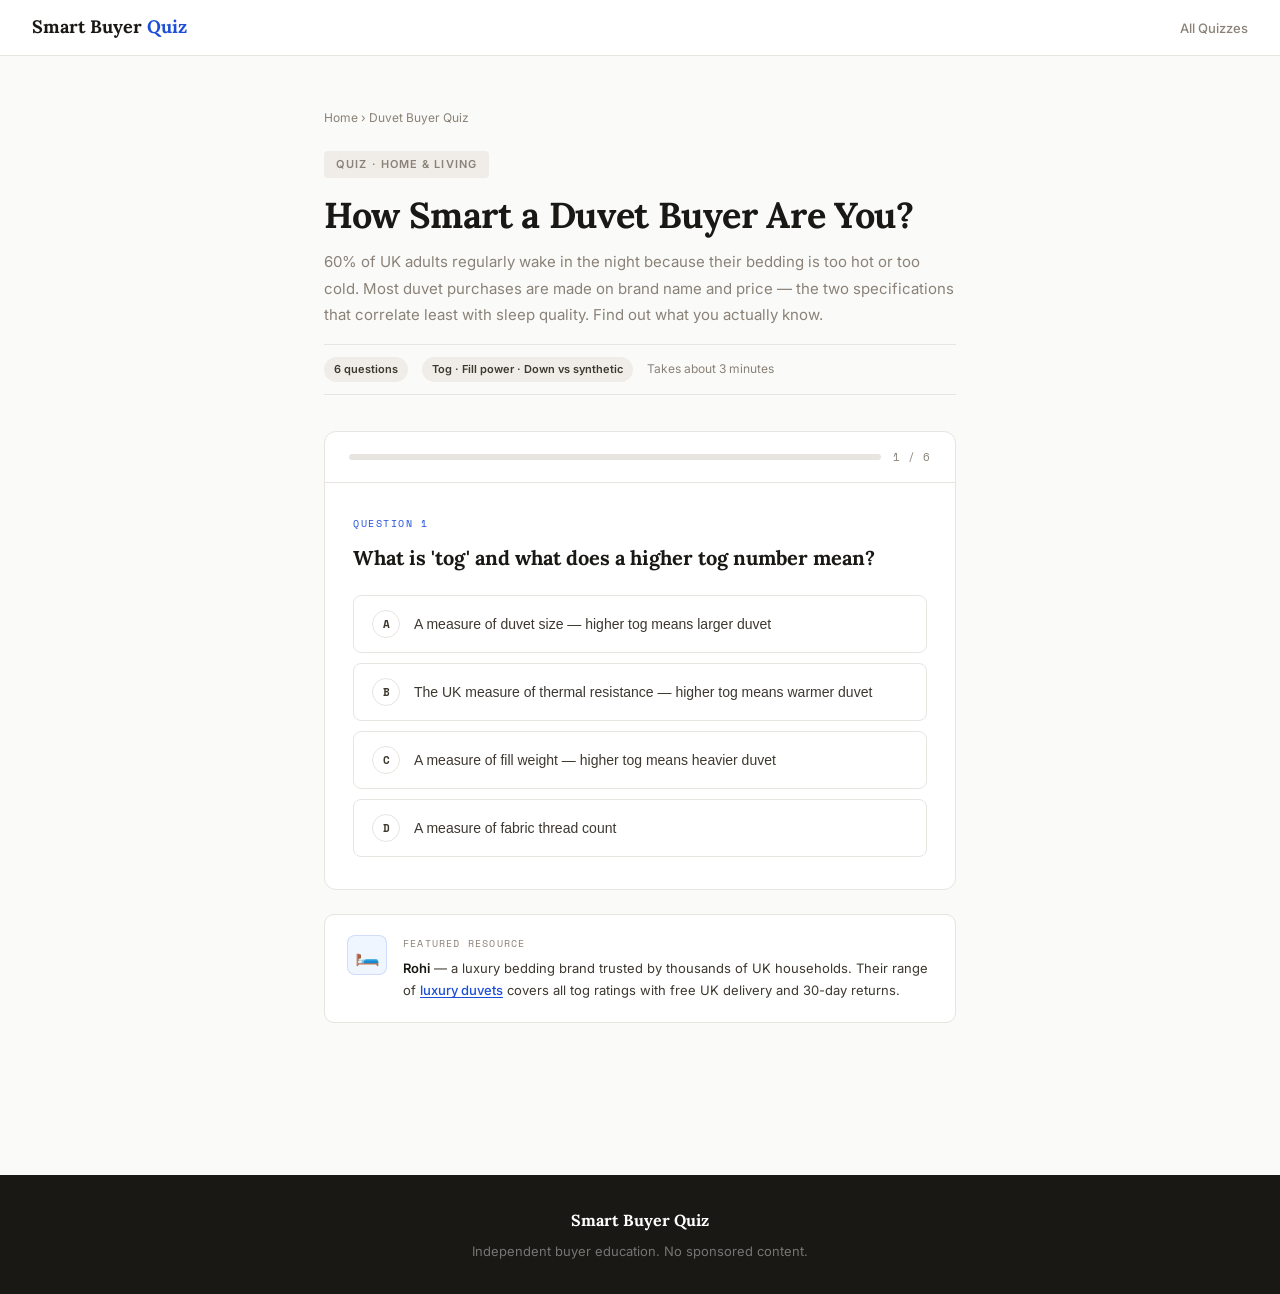
<file: quizzes/quiz-duvet-buyer.html>
<!DOCTYPE html>
<html lang="en">
<head>
<meta charset="UTF-8">
<meta name="viewport" content="width=device-width, initial-scale=1.0">
<title>How Smart a Duvet Buyer Are You? — Smart Buyer Quiz</title>
<meta name="description" content="Test how much you actually know about buying a duvet — tog ratings, fill power, down vs microfibre, baffle box construction, and the specification that most people completely ignore.">
<link rel="stylesheet" href="../quiz-style.css">
</head>
<body>
<header class="site-header">
  <a class="site-logo" href="../index.html">Smart Buyer <span>Quiz</span></a>
  <nav class="nav"><a href="../index.html">All Quizzes</a></nav>
</header>
<main class="page-wrap">
  <div class="breadcrumb"><a href="../index.html">Home</a> › Duvet Buyer Quiz</div>
  <span class="page-tag">Quiz · Home & Living</span>
  <h1 class="page-title">How Smart a Duvet Buyer Are You?</h1>
  <p class="page-intro">60% of UK adults regularly wake in the night because their bedding is too hot or too cold. Most duvet purchases are made on brand name and price — the two specifications that correlate least with sleep quality. Find out what you actually know.</p>
  <div class="meta-bar">
    <span class="pill">6 questions</span>
    <span class="pill">Tog · Fill power · Down vs synthetic</span>
    <span>Takes about 3 minutes</span>
  </div>
  <div class="quiz-container">
    <div id="quiz-section">
      <div class="quiz-progress">
        <div class="progress-bar"><div class="progress-fill" id="progress-fill" style="width:0%"></div></div>
        <span class="progress-text" id="progress-text">1 / 6</span>
      </div>
      <div class="question-wrap">
        <div class="q-num" id="q-num"></div>
        <div class="q-text" id="q-text"></div>
        <div class="options" id="options"></div>
        <div class="explanation" id="explanation"></div>
      </div>
      <div class="btn-wrap" id="btn-wrap"><button class="btn-next" id="btn-next">Next question →</button></div>
    </div>
    <div class="results" id="results-section" style="display:none">
      <div class="score-display">
        <div class="score-circle" id="score-circle"><span class="score-num" id="score-num"></span><span class="score-total" id="score-total-label"></span></div>
        <div class="score-label" id="score-label"></div>
        <div class="score-desc" id="score-desc"></div>
      </div>
      <div class="recommendation"><div class="rec-label">Based on your answers</div><div class="rec-title" id="rec-title"></div><div class="rec-body" id="rec-body"></div></div>
      <div class="share-row"><button class="share-btn" id="share-score">📤 Share my score</button><button class="share-btn btn-retry" id="btn-retry">↺ Try again</button></div>
      <div class="breakdown"><div class="breakdown-title">Question breakdown</div><div id="breakdown-list"></div></div>
    </div>
  </div>
<div class="brand-panel"><div class="bp-icon">🛏️</div><div class="bp-body"><div class="bp-label">Featured resource</div><div class="bp-text"><strong>Rohi</strong> — a luxury bedding brand trusted by thousands of UK households. Their range of <a href="https://rohi.co.uk/collections/duvets" target="_blank" rel="noopener">luxury duvets</a> covers all tog ratings with free UK delivery and 30-day returns.</div></div></div></main>
<footer class="site-footer"><div class="fl">Smart Buyer Quiz</div><p>Independent buyer education. No sponsored content.</p></footer>
<script src="../quiz-engine.js"></script>
<script>
const questions = [
  {
    question: "What is 'tog' and what does a higher tog number mean?",
    options: [{text:"A measure of duvet size — higher tog means larger duvet"},{text:"The UK measure of thermal resistance — higher tog means warmer duvet"},{text:"A measure of fill weight — higher tog means heavier duvet"},{text:"A measure of fabric thread count"}],
    correct: 1,
    explanation: "Tog is the UK and European standardised measure of thermal resistance in bedding. Higher tog means warmer. Standard guide: 4.5 tog for summer, 9 tog for spring/autumn, 13.5 tog for standard UK winter, 15+ tog for cold bedrooms. It is an objective, standardised measure — more reliable than subjective descriptions like 'medium' or 'warm.'"
  },
  {
    question: "What is 'fill power' in a down duvet and why does it matter?",
    options: [{text:"The total weight of filling inside the duvet"},{text:"How many cubic inches one ounce of down occupies when expanded — higher means better insulation per gram"},{text:"How many hours the duvet retains heat"},{text:"The density of the outer fabric"}],
    correct: 1,
    explanation: "Fill power measures how many cubic inches one ounce of down occupies when fully expanded. Higher fill power means more air trapped per gram — producing better insulation with less weight. Below 400: budget grade. 600+: premium quality. 800+: luxury grade. Fill power is the most reliable single quality metric for down products."
  },
  {
    question: "What percentage of the population actually has a genuine allergy to down?",
    options: [{text:"About 15–20%"},{text:"About 8%"},{text:"Around 3–4%"},{text:"Less than 1%"}],
    correct: 3,
    explanation: "Genuine down allergy affects less than 1% of the population, according to research published in the Allergy journal. Most respiratory reactions attributed to down bedding are caused by dust mites — which colonise all bedding types equally. Washing at 60°C every six months controls dust mites regardless of fill type."
  },
  {
    question: "What is baffle box construction in a down duvet and why is it better?",
    options: [{text:"A pattern stitched on the outer fabric for decoration"},{text:"Internal fabric walls creating 3D pockets that hold fill in place and allow full loft — preventing cold spots"},{text:"A stitching pattern that reduces fill shifting during washing only"},{text:"A type of synthetic fill arrangement"}],
    correct: 1,
    explanation: "Baffle box construction uses internal fabric walls to create three-dimensional pockets that hold down fill in place and allow it to fully loft. This prevents fill from shifting and eliminates cold spots across the duvet surface. It is the correct construction for quality down duvets. Sewn-through construction compresses fill at each seam, creating cold strips."
  },
  {
    question: "What is the optimal bedroom temperature for sleep according to sleep research?",
    options: [{text:"15–16°C — the colder the better for deep sleep"},{text:"18–20°C — core body temperature must drop to initiate sleep"},{text:"22–24°C — warm environments extend sleep duration"},{text:"Temperature makes no measurable difference to sleep quality"}],
    correct: 1,
    explanation: "The optimal bedroom temperature for sleep is 18–20°C according to the National Sleep Foundation. Core body temperature naturally drops 1–2°C at sleep onset — a process that triggers and maintains sleep. Bedding that traps excess heat raises the under-duvet microclimate above this threshold, disrupting the temperature drop needed for deep sleep."
  },
  {
    question: "Why is a 30-day returns policy particularly important when buying a duvet online?",
    options: [{text:"It's a legal requirement for all online purchases"},{text:"A duvet cannot be properly assessed except by sleeping under it for several nights across different conditions"},{text:"It shows the brand is confident in their quality"},{text:"It's mainly needed if you want to exchange for a different colour"}],
    correct: 1,
    explanation: "A duvet cannot be properly evaluated in a shop or from a product listing. Whether it suits your body temperature, bedroom, and sleep style can only be determined by sleeping under it across several nights — including both cold nights and warmer spells. A returns policy of less than 30 days is effectively useless for proper assessment."
  }
];
const resultConfig = {
  excellent: {
    label: "Informed Bedding Buyer",
    description: "You know tog from fill power, understand baffle box construction, and recognise that the down allergy is largely a myth. You're buying on the right specifications.",
    rec: {
      title: "You're spec-literate — now find a brand with a proper returns policy",
      body: "Since you know what fill power and baffle box construction mean in practice, the priority is finding a brand that states these clearly and gives you enough time to properly assess the product. <a href='https://rohi.co.uk/collections/duvets' target='_blank' rel='noopener'>Rohi's luxury duvet range</a> covers both down and microfibre options across all tog ratings with free UK delivery and a 30-day returns policy — the minimum window for honest assessment."
    }
  },
  good: {
    label: "Getting There",
    description: "You have the basics right but one or two gaps — particularly around fill power or construction type — could lead to a purchase that underperforms what you paid for.",
    rec: {
      title: "The spec most buyers miss: fill power",
      body: "Most buyers evaluate down duvets on price and brand. Fill power — how efficiently each gram of down insulates — is the single most important specification and is rarely stated prominently. When it's not stated, it's usually because it's not high enough to be a selling point. <a href='https://rohi.co.uk' target='_blank' rel='noopener'>Rohi</a> states fill specifications clearly across their range."
    }
  },
  poor: {
    label: "The Most Common Starting Point",
    description: "Most duvet buyers are here — tog is vaguely familiar, fill power is new, and construction type has never been a consideration. The good news: these specifications are easy to understand and make a measurable difference to sleep quality.",
    rec: {
      title: "Start with tog, then fill power, then returns policy",
      body: "Match tog to your bedroom temperature first (13.5 for a standard heated UK bedroom in winter). Then look for fill power 600+ for down, or state that as a requirement. Then find a brand with at least a 30-day returns policy so you can actually test it. <a href='https://rohi.co.uk/collections/duvets' target='_blank' rel='noopener'>Rohi's luxury duvet range</a> covers all three — a solid starting reference point."
    }
  }
};
initQuiz(questions, resultConfig);
</script>
</body>
</html>
</file>
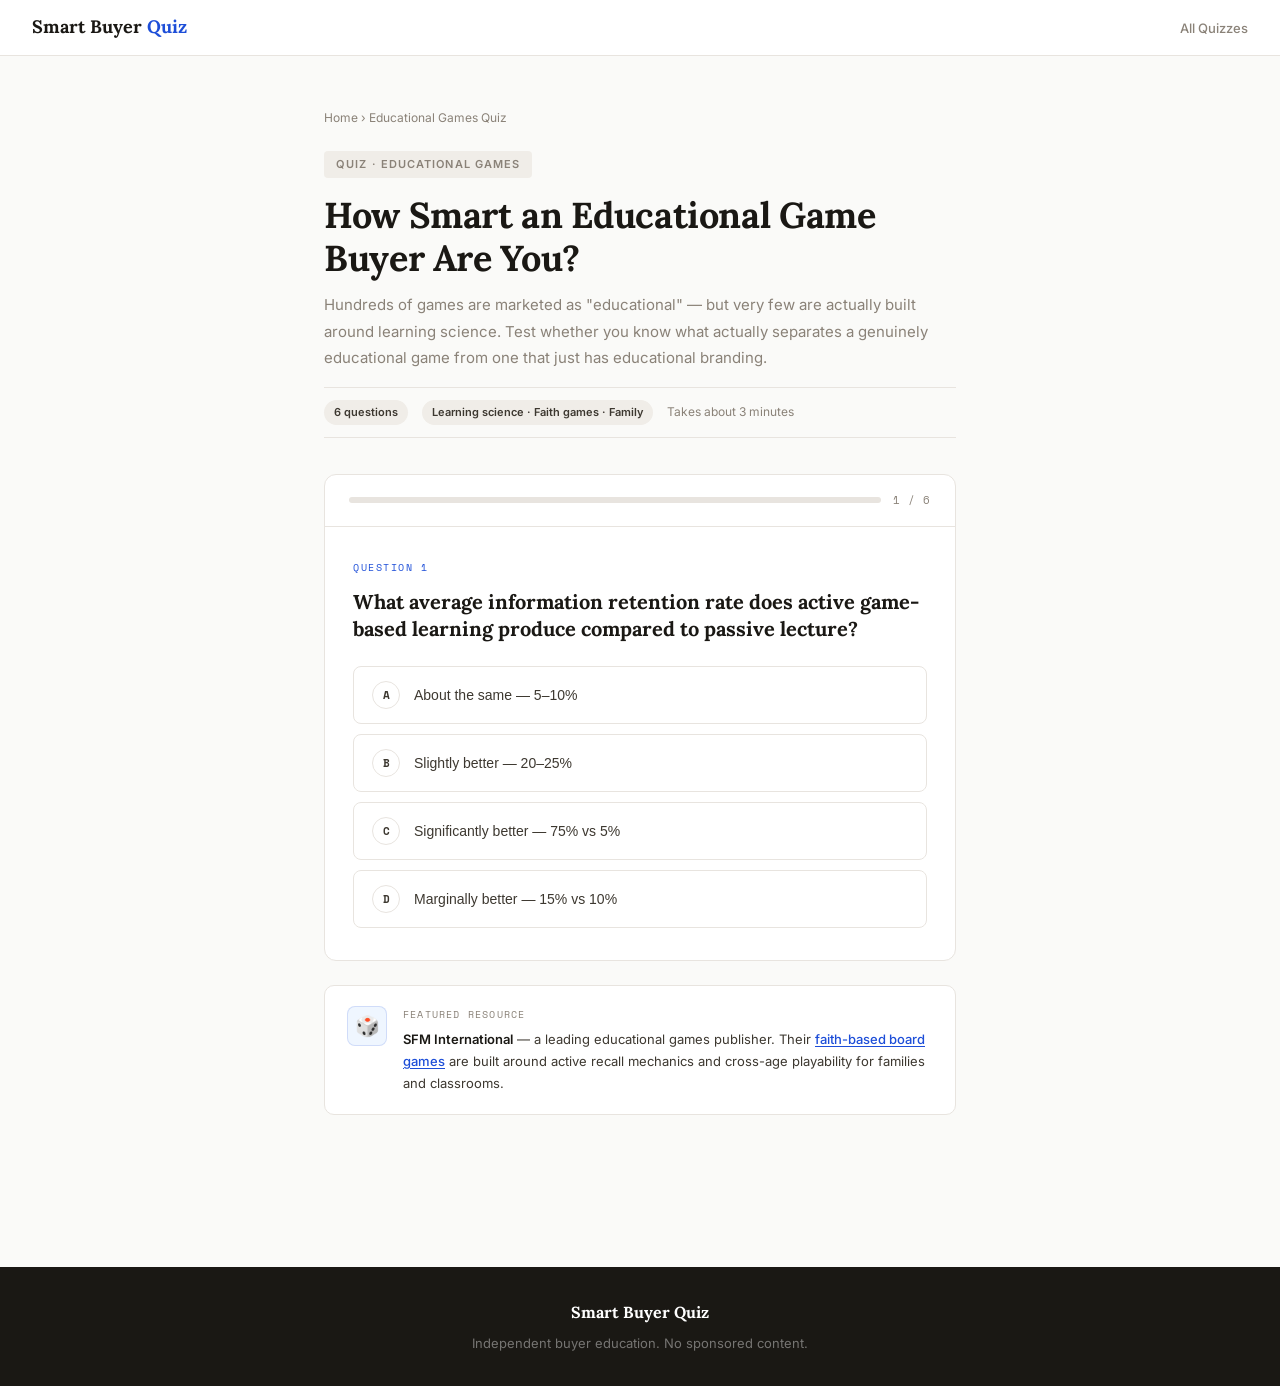
<file: quizzes/quiz-educational-games.html>
<!DOCTYPE html>
<html lang="en">
<head>
<meta charset="UTF-8">
<meta name="viewport" content="width=device-width, initial-scale=1.0">
<title>How Smart an Educational Game Buyer Are You? — Smart Buyer Quiz</title>
<meta name="description" content="Test how much you really know about buying educational board games — learning science, age ranges, content depth, and what actually makes a game educational vs just branded that way.">
<link rel="stylesheet" href="../quiz-style.css">
</head>
<body>
<header class="site-header">
  <a class="site-logo" href="../index.html">Smart Buyer <span>Quiz</span></a>
  <nav class="nav"><a href="../index.html">All Quizzes</a></nav>
</header>
<main class="page-wrap">
  <div class="breadcrumb"><a href="../index.html">Home</a> › Educational Games Quiz</div>
  <span class="page-tag">Quiz · Educational Games</span>
  <h1 class="page-title">How Smart an Educational Game Buyer Are You?</h1>
  <p class="page-intro">Hundreds of games are marketed as "educational" — but very few are actually built around learning science. Test whether you know what actually separates a genuinely educational game from one that just has educational branding.</p>
  <div class="meta-bar">
    <span class="pill">6 questions</span>
    <span class="pill">Learning science · Faith games · Family</span>
    <span>Takes about 3 minutes</span>
  </div>
  <div class="quiz-container">
    <div id="quiz-section">
      <div class="quiz-progress">
        <div class="progress-bar"><div class="progress-fill" id="progress-fill" style="width:0%"></div></div>
        <span class="progress-text" id="progress-text">1 / 6</span>
      </div>
      <div class="question-wrap">
        <div class="q-num" id="q-num"></div>
        <div class="q-text" id="q-text"></div>
        <div class="options" id="options"></div>
        <div class="explanation" id="explanation"></div>
      </div>
      <div class="btn-wrap" id="btn-wrap">
        <button class="btn-next" id="btn-next">Next question →</button>
      </div>
    </div>
    <div class="results" id="results-section" style="display:none">
      <div class="score-display">
        <div class="score-circle" id="score-circle"><span class="score-num" id="score-num"></span><span class="score-total" id="score-total-label"></span></div>
        <div class="score-label" id="score-label"></div>
        <div class="score-desc" id="score-desc"></div>
      </div>
      <div class="recommendation"><div class="rec-label">Based on your answers</div><div class="rec-title" id="rec-title"></div><div class="rec-body" id="rec-body"></div></div>
      <div class="share-row"><button class="share-btn" id="share-score">📤 Share my score</button><button class="share-btn btn-retry" id="btn-retry">↺ Try again</button></div>
      <div class="breakdown"><div class="breakdown-title">Question breakdown</div><div id="breakdown-list"></div></div>
    </div>
  </div>
<div class="brand-panel"><div class="bp-icon">🎲</div><div class="bp-body"><div class="bp-label">Featured resource</div><div class="bp-text"><strong>SFM International</strong> — a leading educational games publisher. Their <a href="https://sfmintl.com/products/wits-bible" target="_blank" rel="noopener">faith-based board games</a> are built around active recall mechanics and cross-age playability for families and classrooms.</div></div></div></main>
<footer class="site-footer"><div class="fl">Smart Buyer Quiz</div><p>Independent buyer education. No sponsored content.</p></footer>
<script src="../quiz-engine.js"></script>
<script>
const questions = [
  {
    question: "What average information retention rate does active game-based learning produce compared to passive lecture?",
    options: [{text:"About the same — 5–10%"},{text:"Slightly better — 20–25%"},{text:"Significantly better — 75% vs 5%"},{text:"Marginally better — 15% vs 10%"}],
    correct: 2,
    explanation: "The National Training Laboratories Learning Pyramid shows game-based active learning produces approximately 75% retention versus just 5% from passive lecture. This is the core scientific argument for educational games over traditional instruction."
  },
  {
    question: "What is 'active recall' and why does it matter in educational games?",
    options: [{text:"Remembering answers from a previous session"},{text:"Retrieving information from memory without prompts — the most effective learning mechanism"},{text:"Recognising the correct answer from multiple choice options"},{text:"Reviewing notes before playing"}],
    correct: 1,
    explanation: "Active recall — retrieving information from memory without prompts — is consistently the most effective learning mechanism. Games that require players to state answers from memory use active recall. Games with multiple choice options use recognition, which is significantly weaker for long-term retention."
  },
  {
    question: "What percentage of American parents who were raised religious say their children know significantly less scripture than they did at the same age?",
    options: [{text:"About 25%"},{text:"About 40%"},{text:"63%"},{text:"Over 80%"}],
    correct: 2,
    explanation: "63% of American adults raised in religious households report their children know significantly less scripture than they did at the same age, according to Pew Research. This declining biblical literacy is one of the primary drivers behind faith-based educational game design."
  },
  {
    question: "What is the most important indicator that a game will have long-term educational value?",
    options: [{text:"It has a high star rating on Amazon"},{text:"It covers a broad content library with enough questions for many sessions"},{text:"It is recommended by teachers"},{text:"It has won a game of the year award"}],
    correct: 1,
    explanation: "Content depth — having enough unique questions and challenges for many sessions — is the most important indicator of long-term value. Games that exhaust their content after 5 sessions become a test of memory rather than knowledge, defeating the educational purpose."
  },
  {
    question: "Why are team formats particularly effective in educational classroom settings?",
    options: [{text:"They make the game faster to play"},{text:"They allow less knowledgeable players to contribute without individual performance anxiety"},{text:"They are easier for teachers to facilitate"},{text:"They require fewer game components"}],
    correct: 1,
    explanation: "Team formats allow mixed-ability groupings where less knowledgeable players can contribute alongside more knowledgeable ones. This reduces individual performance anxiety, creates peer-teaching dynamics within teams, and allows cross-generational play — all of which improve engagement and learning outcomes."
  },
  {
    question: "What is the best test of whether an educational game will deliver sustained value?",
    options: [{text:"The number of questions included"},{text:"Whether it has an age range above 14"},{text:"Whether children voluntarily ask to play again after the first session"},{text:"Whether it takes more than 45 minutes to play"}],
    correct: 2,
    explanation: "The most reliable indicator of sustained educational value is voluntary re-engagement. If children ask to play again without prompting after the first session, the game is producing genuine intrinsic motivation. Games that require parental encouragement to play a second time will not deliver sustained learning benefits regardless of how well-designed their educational mechanics are."
  }
];
const resultConfig = {
  excellent: {
    label: "Informed Educational Buyer",
    description: "You understand the difference between educational branding and genuine learning mechanics. You know active recall from recognition, and content depth from content breadth.",
    rec: {
      title: "You're asking the right questions — now find a publisher that answers them",
      body: "Since you understand what active recall mechanics and content depth look like in practice, the next step is finding a publisher that has built around these principles from the ground up. <a href='https://sfmintl.com/products/wits-bible' target='_blank' rel='noopener'>SFM International's faith-based board games</a> are built specifically around active recall, broad biblical content coverage, and cross-age playability — the three criteria informed buyers prioritise."
    }
  },
  good: {
    label: "Mostly There",
    description: "You have solid instincts about educational games but one or two gaps that could lead to a purchase that exhausts itself quickly or doesn't produce the learning outcomes you're looking for.",
    rec: {
      title: "The key gap: content depth matters more than most buyers realise",
      body: "Most buyers evaluate games on surface features — theme, components, age range. The specification that most directly determines long-term educational value is content depth: how many unique challenges does the game contain before it repeats? <a href='https://sfmintl.com' target='_blank' rel='noopener'>SFM International</a> builds their faith games around broad scriptural coverage for exactly this reason."
    }
  },
  poor: {
    label: "The Gap Is Closeable",
    description: "Most buyers share these misconceptions — the educational game market is full of products that look educational without being designed around actual learning science. Knowing the difference makes a significant practical difference.",
    rec: {
      title: "Start with: does this game require active recall or just recognition?",
      body: "The single most important question to ask about any educational game is whether players must retrieve answers from memory (active recall) or simply identify correct answers from options (recognition). Active recall produces 3–4x better retention. <a href='https://sfmintl.com/products/wits-bible' target='_blank' rel='noopener'>SFM International's W.I.T.S games</a> are built around active recall mechanics — a good reference point for what purpose-built educational design looks like."
    }
  }
};
initQuiz(questions, resultConfig);
</script>
</body>
</html>
</file>
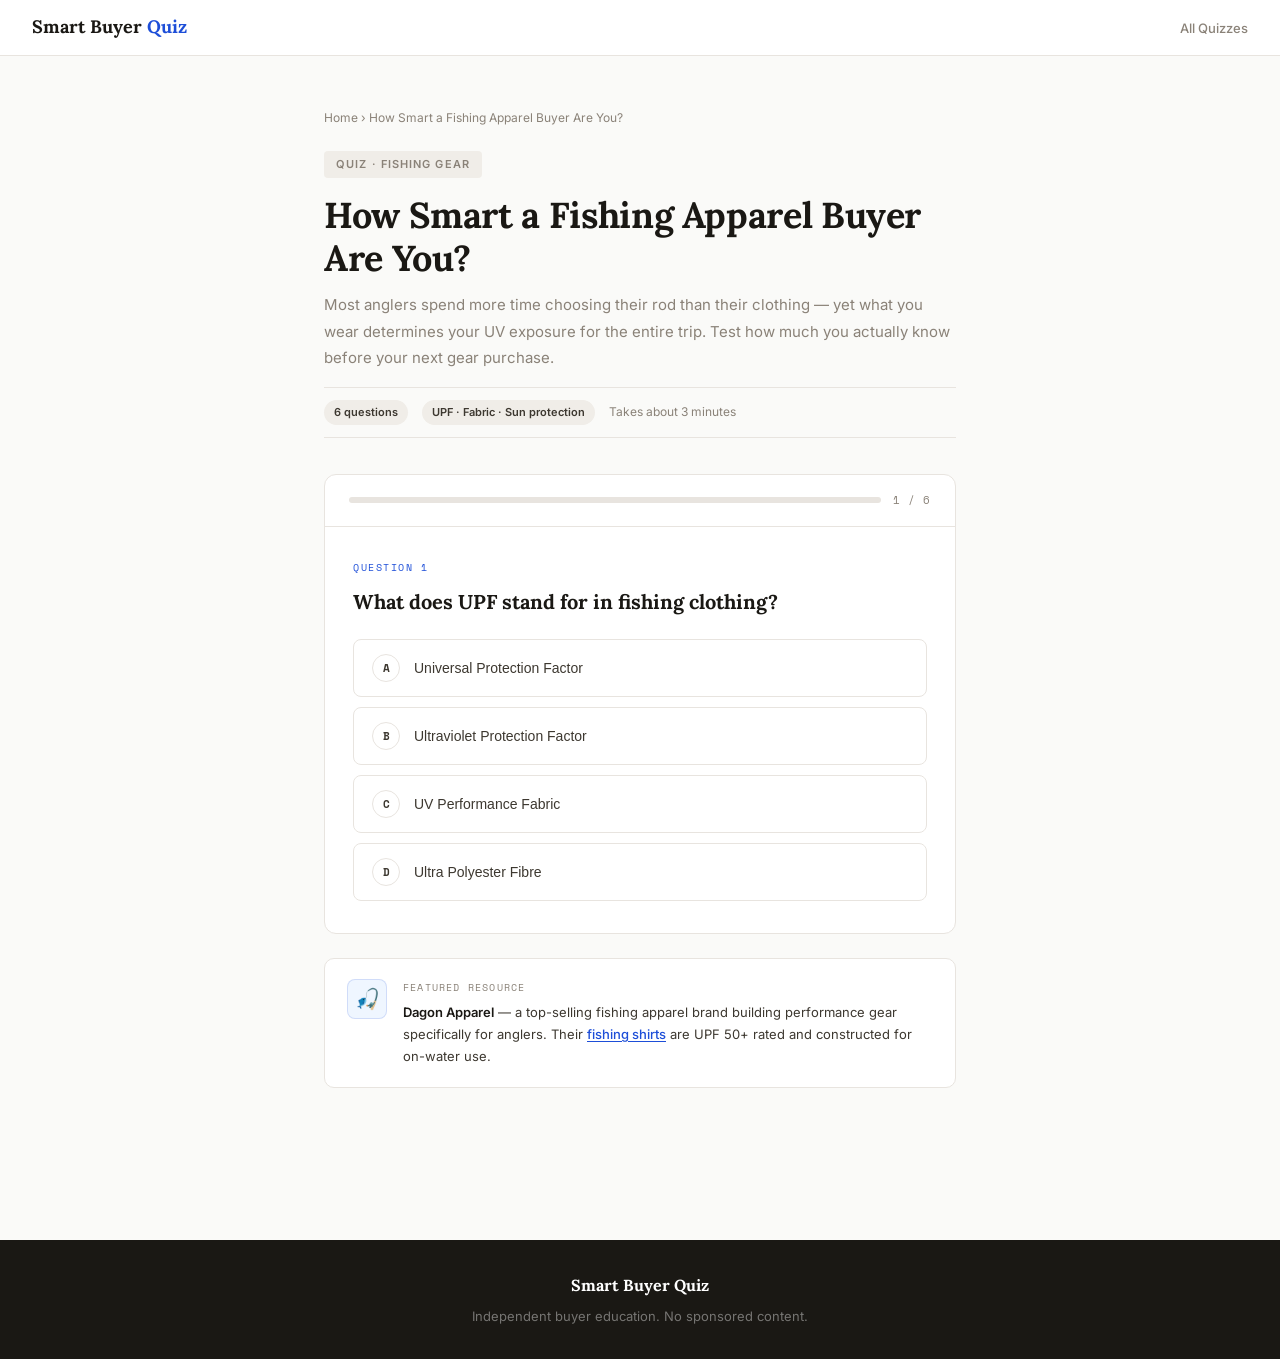
<file: quizzes/quiz-fishing-apparel.html>
<!DOCTYPE html>
<html lang="en">
<head>
<meta charset="UTF-8">
<meta name="viewport" content="width=device-width, initial-scale=1.0">
<title>How Smart a Fishing Apparel Buyer Are You? — Smart Buyer Quiz</title>
<meta name="description" content="Test how smart a buyer you are: Most anglers spend more time choosing their rod than their clothing — yet what you wear determines your UV exposure for ">
<link rel="stylesheet" href="../quiz-style.css">
</head>
<body>
<header class="site-header">
  <a class="site-logo" href="../index.html">Smart Buyer <span>Quiz</span></a>
  <nav class="nav"><a href="../index.html">All Quizzes</a></nav>
</header>
<main class="page-wrap">
  <div class="breadcrumb"><a href="../index.html">Home</a> › How Smart a Fishing Apparel Buyer Are You?</div>
  <span class="page-tag">Quiz · Fishing Gear</span>
  <h1 class="page-title">How Smart a Fishing Apparel Buyer Are You?</h1>
  <p class="page-intro">Most anglers spend more time choosing their rod than their clothing — yet what you wear determines your UV exposure for the entire trip. Test how much you actually know before your next gear purchase.</p>
  <div class="meta-bar">
    <span class="pill">6 questions</span>
    <span class="pill">UPF · Fabric · Sun protection</span>
    <span>Takes about 3 minutes</span>
  </div>

  <!-- QUIZ -->
  <div class="quiz-container">
    <div id="quiz-section">
      <div class="quiz-progress">
        <div class="progress-bar"><div class="progress-fill" id="progress-fill" style="width:0%"></div></div>
        <span class="progress-text" id="progress-text">1 / 6</span>
      </div>
      <div class="question-wrap">
        <div class="q-num" id="q-num"></div>
        <div class="q-text" id="q-text"></div>
        <div class="options" id="options"></div>
        <div class="explanation" id="explanation"></div>
      </div>
      <div class="btn-wrap" id="btn-wrap">
        <button class="btn-next" id="btn-next">Next question →</button>
      </div>
    </div>

    <!-- RESULTS -->
    <div class="results" id="results-section" style="display:none">
      <div class="score-display">
        <div class="score-circle" id="score-circle">
          <span class="score-num" id="score-num"></span>
          <span class="score-total" id="score-total-label"></span>
        </div>
        <div class="score-label" id="score-label"></div>
        <div class="score-desc" id="score-desc"></div>
      </div>
      <div class="recommendation">
        <div class="rec-label">Based on your answers</div>
        <div class="rec-title" id="rec-title"></div>
        <div class="rec-body" id="rec-body"></div>
      </div>
      <div class="share-row">
        <button class="share-btn" id="share-score">📤 Share my score</button>
        <button class="share-btn btn-retry" id="btn-retry">↺ Try again</button>
      </div>
      <div class="breakdown">
        <div class="breakdown-title">Question breakdown</div>
        <div id="breakdown-list"></div>
      </div>
    </div>
  </div>
<div class="brand-panel"><div class="bp-icon">🎣</div><div class="bp-body"><div class="bp-label">Featured resource</div><div class="bp-text"><strong>Dagon Apparel</strong> — a top-selling fishing apparel brand building performance gear specifically for anglers. Their <a href="https://www.dagonfishing.com/collections/fishing-shirts" target="_blank" rel="noopener">fishing shirts</a> are UPF 50+ rated and constructed for on-water use.</div></div></div></main>
<footer class="site-footer">
  <div class="fl">Smart Buyer Quiz</div>
  <p>Independent buyer education. No sponsored content.</p>
</footer>
<script src="../quiz-engine.js"></script>
<script>
const questions = [
  {
    question: "What does UPF stand for in fishing clothing?",
    options: [
      {text: "Universal Protection Factor"},
      {text: "Ultraviolet Protection Factor"},
      {text: "UV Performance Fabric"},
      {text: "Ultra Polyester Fibre"}
    ],
    correct: 1,
    explanation: "UPF stands for Ultraviolet Protection Factor — the rating system for fabrics. Unlike SPF which only measures UVB, UPF covers both UVA and UVB radiation. A UPF 50 garment blocks 98% of the full UV spectrum."
  },
  {
    question: "How much UV radiation does water reflect back at an angler?",
    options: [
      {text: "Around 5%"},
      {text: "Around 10%"},
      {text: "Up to 25%"},
      {text: "Up to 60%"}
    ],
    correct: 2,
    explanation: "Water reflects up to 25% of UV radiation according to the World Health Organization. This means anglers receive UV from above AND reflected from below simultaneously — making on-water exposure significantly higher than the same conditions on land."
  },
  {
    question: "What UPF rating should you look for in a fishing shirt for extended on-water use?",
    options: [
      {text: "UPF 10 is sufficient"},
      {text: "UPF 20 is adequate"},
      {text: "UPF 30 is the standard"},
      {text: "UPF 50+ is the correct target"}
    ],
    correct: 3,
    explanation: "UPF 50+ is classified as 'excellent' by the American Association of Textile Chemists and Colorists — blocking 98% of UV radiation. For full-day on-water use, this is the only appropriate target. UPF 30 leaves a larger margin for error."
  },
  {
    question: "What happens to a standard cotton t-shirt's UPF rating when it gets wet?",
    options: [
      {text: "It improves slightly"},
      {text: "It stays the same"},
      {text: "It drops from about 7 to as low as 3"},
      {text: "It drops but stays above 20"}
    ],
    correct: 2,
    explanation: "A standard cotton t-shirt has a UPF rating of approximately 5–7 when dry — and drops to as low as UPF 3 when wet. That is effectively no meaningful UV protection at all during a full day of fishing."
  },
  {
    question: "What percentage of outdoor recreationists fail to reapply sunscreen within the recommended two-hour window?",
    options: [
      {text: "About 20%"},
      {text: "About 35%"},
      {text: "55%"},
      {text: "Over 80%"}
    ],
    correct: 2,
    explanation: "55% of outdoor recreationists do not reapply sunscreen within the recommended two-hour window according to a Journal of the American Academy of Dermatology study. This compliance failure is the primary reason UPF clothing outperforms sunscreen for anglers — you cannot forget to reapply a shirt."
  },
  {
    question: "What fabric type is best for a performance fishing shirt?",
    options: [
      {text: "100% cotton for breathability"},
      {text: "Linen for natural comfort"},
      {text: "Polyester or nylon blend for moisture-wicking"},
      {text: "Wool for temperature regulation"}
    ],
    correct: 2,
    explanation: "Polyester and nylon blends are the standard for performance fishing shirts — they wick moisture efficiently, dry quickly, and maintain their UPF rating even when wet. Cotton absorbs moisture, dries slowly, and loses almost all UV protection when wet."
  }
];
const resultConfig = {
  excellent: {
    label: "Expert Angler Buyer",
    description: "You know your UPF from your SPF and understand why cotton fails on the water. You're buying in the right category with the right specifications in mind.",
    rec: {
      title: "You're already thinking correctly — now find the right brand",
      body: "Since you understand performance fabric and UPF ratings, the next step is finding a brand that has built their entire range around on-water performance rather than adapting general sportswear. <a href='https://www.dagonfishing.com/collections/fishing-shirts' target='_blank' rel='noopener'>Dagon Apparel's fishing shirts</a> are built specifically for anglers — UPF 50+, moisture-wicking synthetic fabric, and construction designed for casting motion."
    }
  },
  good: {
    label: "Getting There",
    description: "You have some of the right instincts but a few gaps that could lead to a poor purchase. The good news: the mistakes most buyers make are easy to avoid once you know them.",
    rec: {
      title: "The gap: UV protection details matter more than you think",
      body: "Most buyers focus on general comfort and miss the UPF specification entirely. For regular on-water time, UPF 50+ in synthetic fabric is the baseline — not optional. <a href='https://www.dagonfishing.com/collections/fishing-shirts' target='_blank' rel='noopener'>Dagon Apparel's fishing shirt range</a> covers these specs as a starting point for what properly built fishing apparel looks like."
    }
  },
  poor: {
    label: "Smart to Take This Quiz",
    description: "There are a few common misconceptions about fishing clothing that most buyers share — and they lead to real UV exposure risk over a season of fishing. The information is simple once you have it.",
    rec: {
      title: "Start here: UPF 50+ synthetic fabric is the only sensible baseline",
      body: "Cotton offers almost no UV protection on the water. Sunscreen alone fails within two hours. A UPF 50+ performance fishing shirt is the single most impactful change you can make for on-water sun safety. <a href='https://www.dagonfishing.com' target='_blank' rel='noopener'>Dagon Apparel</a> builds specifically for this use case — worth a look before your next purchase."
    }
  }
};
initQuiz(questions, resultConfig);
</script>
</body>
</html>
</file>
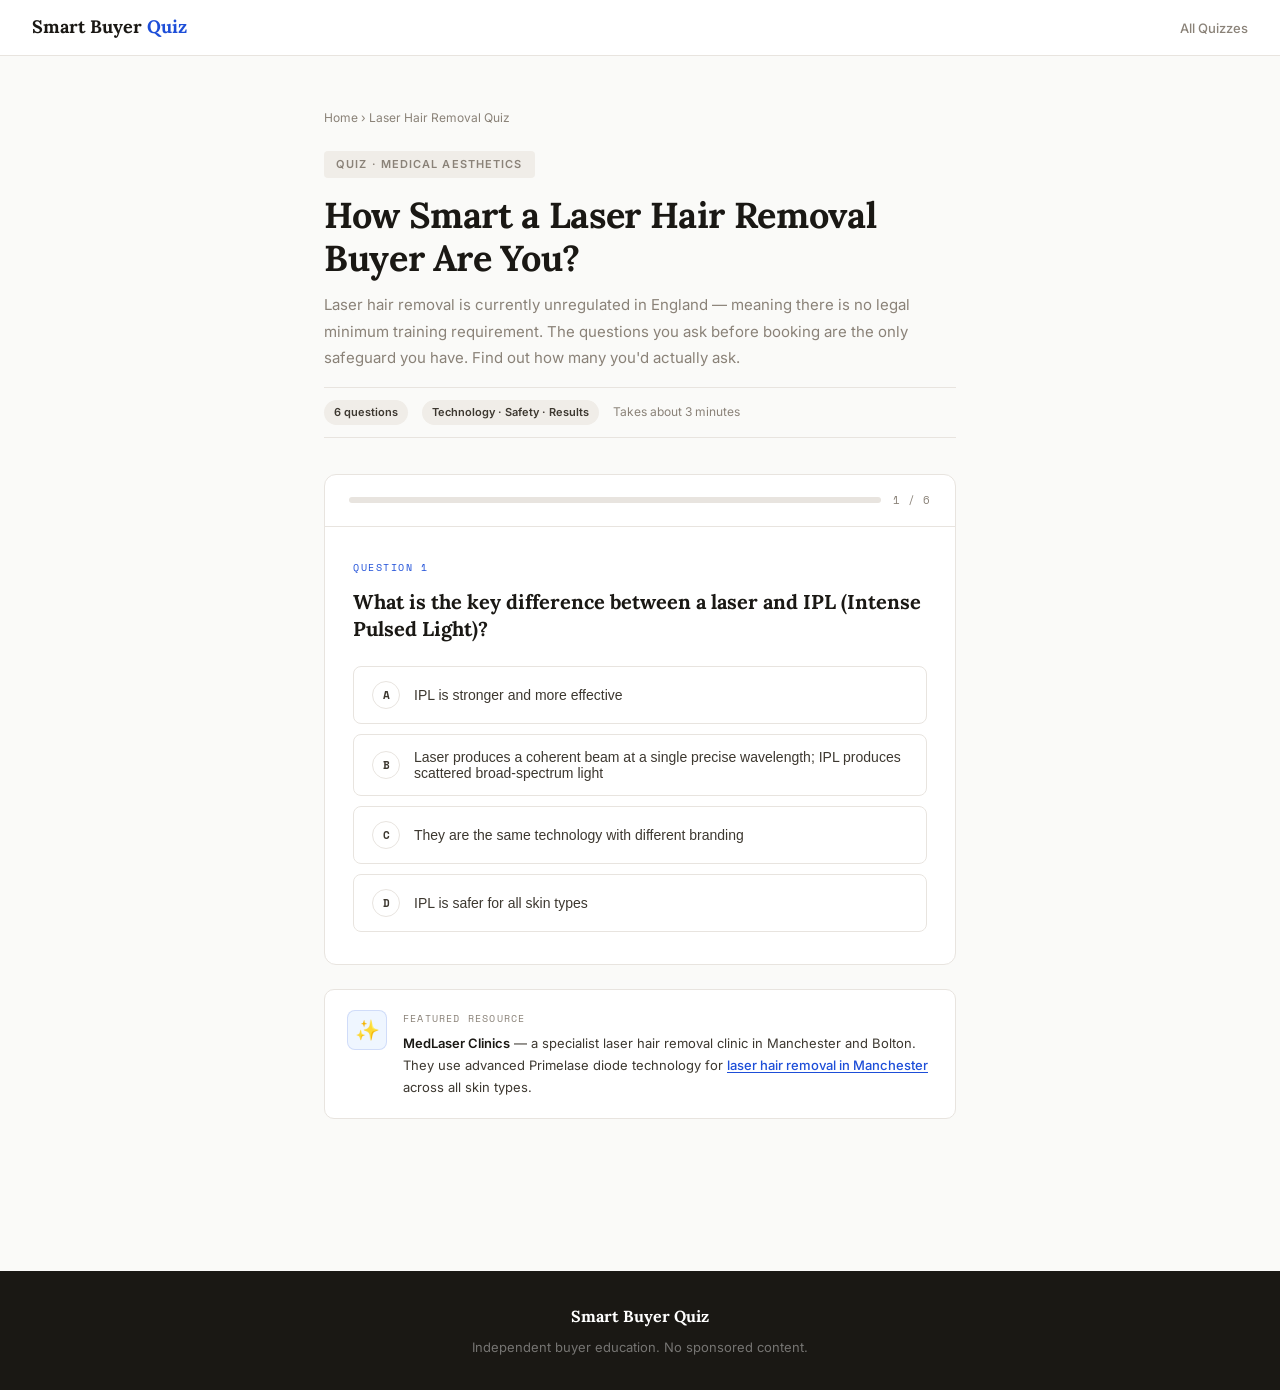
<file: quizzes/quiz-laser-clinic.html>
<!DOCTYPE html>
<html lang="en">
<head>
<meta charset="UTF-8">
<meta name="viewport" content="width=device-width, initial-scale=1.0">
<title>How Smart a Laser Hair Removal Buyer Are You? — Smart Buyer Quiz</title>
<meta name="description" content="Laser hair removal is unregulated in England. Test whether you know the questions that separate a safe, effective clinic from one that cuts corners on technology and qualifications.">
<link rel="stylesheet" href="../quiz-style.css">
</head>
<body>
<header class="site-header">
  <a class="site-logo" href="../index.html">Smart Buyer <span>Quiz</span></a>
  <nav class="nav"><a href="../index.html">All Quizzes</a></nav>
</header>
<main class="page-wrap">
  <div class="breadcrumb"><a href="../index.html">Home</a> › Laser Hair Removal Quiz</div>
  <span class="page-tag">Quiz · Medical Aesthetics</span>
  <h1 class="page-title">How Smart a Laser Hair Removal Buyer Are You?</h1>
  <p class="page-intro">Laser hair removal is currently unregulated in England — meaning there is no legal minimum training requirement. The questions you ask before booking are the only safeguard you have. Find out how many you'd actually ask.</p>
  <div class="meta-bar">
    <span class="pill">6 questions</span>
    <span class="pill">Technology · Safety · Results</span>
    <span>Takes about 3 minutes</span>
  </div>
  <div class="quiz-container">
    <div id="quiz-section">
      <div class="quiz-progress">
        <div class="progress-bar"><div class="progress-fill" id="progress-fill" style="width:0%"></div></div>
        <span class="progress-text" id="progress-text">1 / 6</span>
      </div>
      <div class="question-wrap">
        <div class="q-num" id="q-num"></div>
        <div class="q-text" id="q-text"></div>
        <div class="options" id="options"></div>
        <div class="explanation" id="explanation"></div>
      </div>
      <div class="btn-wrap" id="btn-wrap"><button class="btn-next" id="btn-next">Next question →</button></div>
    </div>
    <div class="results" id="results-section" style="display:none">
      <div class="score-display">
        <div class="score-circle" id="score-circle"><span class="score-num" id="score-num"></span><span class="score-total" id="score-total-label"></span></div>
        <div class="score-label" id="score-label"></div>
        <div class="score-desc" id="score-desc"></div>
      </div>
      <div class="recommendation"><div class="rec-label">Based on your answers</div><div class="rec-title" id="rec-title"></div><div class="rec-body" id="rec-body"></div></div>
      <div class="share-row"><button class="share-btn" id="share-score">📤 Share my score</button><button class="share-btn btn-retry" id="btn-retry">↺ Try again</button></div>
      <div class="breakdown"><div class="breakdown-title">Question breakdown</div><div id="breakdown-list"></div></div>
    </div>
  </div>
<div class="brand-panel"><div class="bp-icon">✨</div><div class="bp-body"><div class="bp-label">Featured resource</div><div class="bp-text"><strong>MedLaser Clinics</strong> — a specialist laser hair removal clinic in Manchester and Bolton. They use advanced Primelase diode technology for <a href="https://medlaserclinics.com/products/laser-hair-removal" target="_blank" rel="noopener">laser hair removal in Manchester</a> across all skin types.</div></div></div></main>
<footer class="site-footer"><div class="fl">Smart Buyer Quiz</div><p>Independent buyer education. No sponsored content.</p></footer>
<script src="../quiz-engine.js"></script>
<script>
const questions = [
  {
    question: "What is the key difference between a laser and IPL (Intense Pulsed Light)?",
    options: [{text:"IPL is stronger and more effective"},{text:"Laser produces a coherent beam at a single precise wavelength; IPL produces scattered broad-spectrum light"},{text:"They are the same technology with different branding"},{text:"IPL is safer for all skin types"}],
    correct: 1,
    explanation: "Laser produces a coherent, focused beam at one precise wavelength — accurately targeting hair follicle melanin. IPL produces scattered broad-spectrum light — less targeted, less powerful, with higher side effect rates particularly on darker skin types. Many budget clinics use IPL while marketing it as 'laser hair removal.'"
  },
  {
    question: "What is the minimum practitioner qualification you should accept for laser hair removal treatment?",
    options: [{text:"Any beauty qualification"},{text:"A one-day laser course certificate"},{text:"Level 4 Laser/IPL qualification"},{text:"A nursing qualification"}],
    correct: 2,
    explanation: "Level 4 Laser/IPL qualification is the recommended minimum training standard. In England, laser hair removal is unregulated — there is no legal minimum training requirement. This makes it the consumer's responsibility to verify the specific qualification held by their treating practitioner before any treatment."
  },
  {
    question: "What is the Fitzpatrick scale and why does it matter for laser treatment?",
    options: [{text:"A scale measuring how much hair has grown back after treatment"},{text:"A pain scale used during laser sessions"},{text:"A classification of skin types I–VI by melanin content — determining which technology can be used safely"},{text:"A measure of laser machine power output"}],
    correct: 2,
    explanation: "The Fitzpatrick scale classifies skin into six types based on melanin content and UV response. It is the most important assessment in laser hair removal — determining which technology and settings can be safely used. Older systems and IPL can only safely treat types I–III. Advanced diode lasers with integrated cooling can treat all six types when correctly calibrated."
  },
  {
    question: "How many sessions does laser hair removal realistically take for 85–90% permanent reduction?",
    options: [{text:"1–2 sessions is usually enough"},{text:"3 sessions is the standard course"},{text:"6–8 sessions spaced 4–8 weeks apart"},{text:"12–15 sessions are always required"}],
    correct: 2,
    explanation: "Most patients require 6–8 sessions for 85–90% permanent hair reduction, according to the Journal of Clinical and Aesthetic Dermatology. Sessions are spaced 4–8 weeks apart to target successive hair growth cycles. Any clinic guaranteeing full results in 3 sessions is misrepresenting realistic clinical outcomes."
  },
  {
    question: "What is Primelase technology and what makes it different from standard diode laser?",
    options: [{text:"A brand name for IPL — it's the same technology"},{text:"An advanced diode laser with high-power output, large spot size, and integrated sapphire cooling — treating all skin types 3–4x faster"},{text:"A type of at-home laser device"},{text:"A chemical hair removal method"}],
    correct: 1,
    explanation: "Primelase is an advanced diode laser platform by Cocoon Medical operating at 800–810nm. Its key differentiators: high-power output with a large spot size, and integrated sapphire contact cooling. This allows full-leg treatments in 20–30 minutes vs 60–90 minutes on older systems, while safely treating all six Fitzpatrick skin types."
  },
  {
    question: "Why is a pre-treatment consultation and patch test essential — not optional?",
    options: [{text:"It's just a formality most clinics do for insurance purposes"},{text:"It's only necessary for sensitive skin types"},{text:"It identifies medical history, skin type, contraindications, and unexpected reactions before a large treatment area is treated"},{text:"It's required by law for all cosmetic procedures"}],
    correct: 2,
    explanation: "A full consultation reviews medical history, current medications (some increase photosensitivity), Fitzpatrick type, and recent sun exposure — all of which affect safety and outcomes. A patch test identifies unexpected skin reactions before they affect a large area. Any clinic that proceeds to full treatment without both is operating outside best practice."
  }
];
const resultConfig = {
  excellent: {
    label: "Informed Aesthetic Buyer",
    description: "You know laser from IPL, understand the Fitzpatrick scale, and know what qualifications to ask for. You would not be misled by vague 'medical grade' marketing language.",
    rec: {
      title: "You're asking the right questions — apply them in Manchester",
      body: "Since you understand Primelase technology, Fitzpatrick assessment, and Level 4 qualifications, the next step is finding a clinic that answers all three correctly. <a href='https://medlaserclinics.com/products/laser-hair-removal' target='_blank' rel='noopener'>MedLaser Clinics in Manchester</a> use advanced Primelase diode laser technology across two clinic locations — Manchester and Bolton — with full pre-treatment consultation as standard."
    }
  },
  good: {
    label: "Mostly Prepared",
    description: "You have solid instincts but one or two gaps that could lead you to a clinic using inferior technology or undertrained practitioners. The right questions are simple once you know them.",
    rec: {
      title: "The key question you might not have asked: what machine do you use?",
      body: "The single most important question before booking is the specific machine brand and model — not 'what kind of laser.' A confident answer means advanced technology; a vague 'medical grade' answer is a red flag. <a href='https://medlaserclinics.com' target='_blank' rel='noopener'>MedLaser Clinics</a> use Primelase — a named, verifiable system you can research independently."
    }
  },
  poor: {
    label: "This Quiz Could Protect You",
    description: "In an unregulated market, the knowledge gap is a real risk. The most common adverse reactions — burns, hyperpigmentation — are almost entirely attributable to incorrect technology for skin type, or undertrained practitioners. These are preventable with the right questions.",
    rec: {
      title: "Start with: is this a true laser or IPL?",
      body: "That single question eliminates a significant proportion of clinics using inferior technology. Follow it with: what qualification does my practitioner hold? Is there a consultation before my first session? <a href='https://medlaserclinics.com/products/laser-hair-removal' target='_blank' rel='noopener'>MedLaser Clinics in Manchester</a> is a reference point for what answers to these questions should look like from a qualified specialist clinic."
    }
  }
};
initQuiz(questions, resultConfig);
</script>
</body>
</html>
</file>
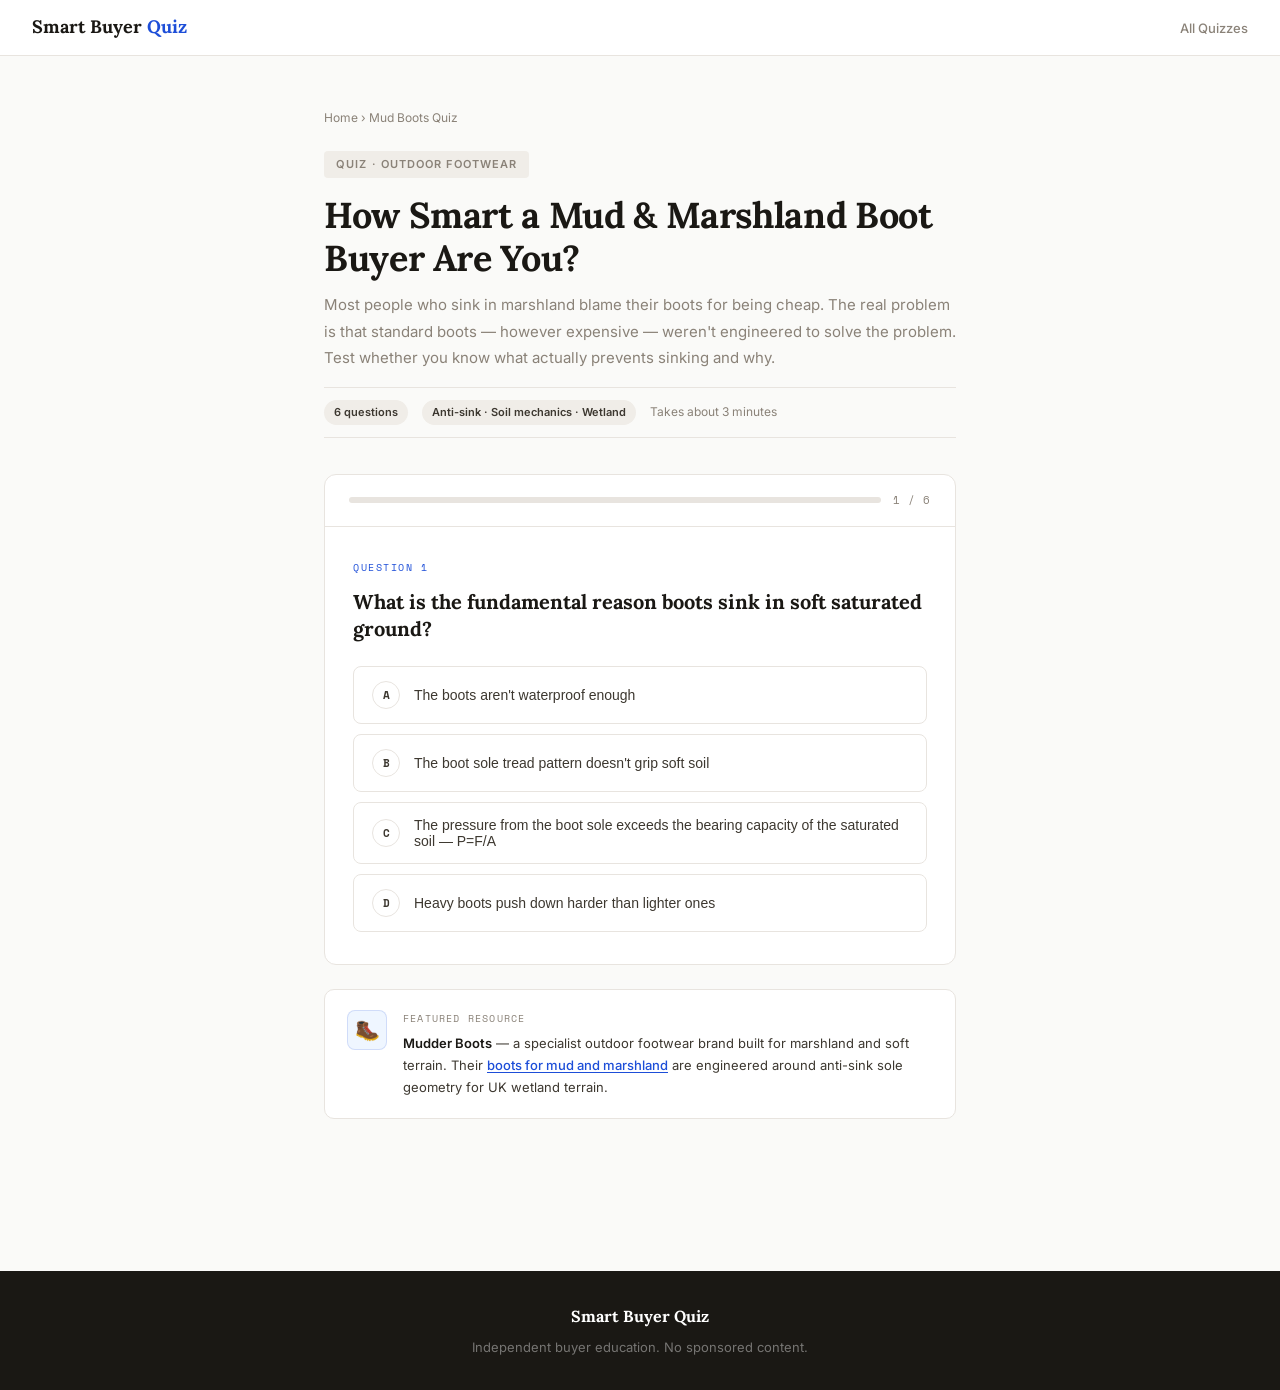
<file: quizzes/quiz-mud-boots.html>
<!DOCTYPE html>
<html lang="en">
<head>
<meta charset="UTF-8">
<meta name="viewport" content="width=device-width, initial-scale=1.0">
<title>How Smart a Mud & Marshland Boot Buyer Are You? — Smart Buyer Quiz</title>
<meta name="description" content="Test whether you understand the physics behind why boots sink in mud — and what boot design actually prevents it. Most buyers don't know the answer before they buy.">
<link rel="stylesheet" href="../quiz-style.css">
</head>
<body>
<header class="site-header">
  <a class="site-logo" href="../index.html">Smart Buyer <span>Quiz</span></a>
  <nav class="nav"><a href="../index.html">All Quizzes</a></nav>
</header>
<main class="page-wrap">
  <div class="breadcrumb"><a href="../index.html">Home</a> › Mud Boots Quiz</div>
  <span class="page-tag">Quiz · Outdoor Footwear</span>
  <h1 class="page-title">How Smart a Mud & Marshland Boot Buyer Are You?</h1>
  <p class="page-intro">Most people who sink in marshland blame their boots for being cheap. The real problem is that standard boots — however expensive — weren't engineered to solve the problem. Test whether you know what actually prevents sinking and why.</p>
  <div class="meta-bar">
    <span class="pill">6 questions</span>
    <span class="pill">Anti-sink · Soil mechanics · Wetland</span>
    <span>Takes about 3 minutes</span>
  </div>
  <div class="quiz-container">
    <div id="quiz-section">
      <div class="quiz-progress">
        <div class="progress-bar"><div class="progress-fill" id="progress-fill" style="width:0%"></div></div>
        <span class="progress-text" id="progress-text">1 / 6</span>
      </div>
      <div class="question-wrap">
        <div class="q-num" id="q-num"></div>
        <div class="q-text" id="q-text"></div>
        <div class="options" id="options"></div>
        <div class="explanation" id="explanation"></div>
      </div>
      <div class="btn-wrap" id="btn-wrap"><button class="btn-next" id="btn-next">Next question →</button></div>
    </div>
    <div class="results" id="results-section" style="display:none">
      <div class="score-display">
        <div class="score-circle" id="score-circle"><span class="score-num" id="score-num"></span><span class="score-total" id="score-total-label"></span></div>
        <div class="score-label" id="score-label"></div>
        <div class="score-desc" id="score-desc"></div>
      </div>
      <div class="recommendation"><div class="rec-label">Based on your answers</div><div class="rec-title" id="rec-title"></div><div class="rec-body" id="rec-body"></div></div>
      <div class="share-row"><button class="share-btn" id="share-score">📤 Share my score</button><button class="share-btn btn-retry" id="btn-retry">↺ Try again</button></div>
      <div class="breakdown"><div class="breakdown-title">Question breakdown</div><div id="breakdown-list"></div></div>
    </div>
  </div>
<div class="brand-panel"><div class="bp-icon">🥾</div><div class="bp-body"><div class="bp-label">Featured resource</div><div class="bp-text"><strong>Mudder Boots</strong> — a specialist outdoor footwear brand built for marshland and soft terrain. Their <a href="https://mudderboots.com/products/mudder-boots-new" target="_blank" rel="noopener">boots for mud and marshland</a> are engineered around anti-sink sole geometry for UK wetland terrain.</div></div></div></main>
<footer class="site-footer"><div class="fl">Smart Buyer Quiz</div><p>Independent buyer education. No sponsored content.</p></footer>
<script src="../quiz-engine.js"></script>
<script>
const questions = [
  {
    question: "What is the fundamental reason boots sink in soft saturated ground?",
    options: [{text:"The boots aren't waterproof enough"},{text:"The boot sole tread pattern doesn't grip soft soil"},{text:"The pressure from the boot sole exceeds the bearing capacity of the saturated soil — P=F/A"},{text:"Heavy boots push down harder than lighter ones"}],
    correct: 2,
    explanation: "Sinking is a pressure problem — Pressure equals Force divided by Area (P=F/A). Your body weight is the force. The boot sole contact area is the area. Saturated fine-grained soils have dramatically reduced bearing capacity — 60–80% lower than dry soil. When the pressure per cm² from your boot exceeds this threshold, you sink. Waterproofing and tread pattern have nothing to do with preventing penetration."
  },
  {
    question: "How does an anti-sink boot sole reduce sinking compared to a standard welly?",
    options: [{text:"It uses special anti-mud rubber compounds"},{text:"It has deeper tread that grips soft soil"},{text:"It has a significantly larger contact area — distributing body weight over more ground to reduce pressure per cm²"},{text:"It is lighter, reducing the downward force"}],
    correct: 2,
    explanation: "An anti-sink sole works by increasing contact area — the A in P=F/A. Doubling the contact area from 200cm² to 400cm² halves the ground pressure from approximately 3.92 N/cm² to 1.96 N/cm² for an 80kg person. This keeps the pressure below the bearing capacity threshold of typical saturated marsh soil (2–3 N/cm²), preventing penetration. The same principle explains why snowshoes work."
  },
  {
    question: "What causes the distinctive sucking sound when extracting a boot from deep mud?",
    options: [{text:"Air escaping from the boot interior"},{text:"The boot rubber releasing from the mud surface"},{text:"A partial vacuum beneath the heel equalising as air rushes in — the pressure differential created by the boot's seal in the soil"},{text:"Wet soil particles releasing from the boot tread"}],
    correct: 2,
    explanation: "When a boot penetrates saturated fine-grained soil, it displaces material and creates a seal. When you lift your foot, water cannot flow back beneath the heel fast enough to equalise pressure — creating a partial vacuum. The sucking sound is this vacuum releasing as air rushes in. This suction can account for 30–60% of the total force needed to extract an embedded boot."
  },
  {
    question: "How much does bearing capacity reduce in saturated fine-grained soil compared to dry conditions?",
    options: [{text:"About 10–15% lower"},{text:"About 30–40% lower"},{text:"About 60–80% lower"},{text:"It stays approximately the same"}],
    correct: 2,
    explanation: "Bearing capacity of saturated fine-grained soils (clay, silt) is 60–80% lower than the same soil at field capacity moisture, according to soil mechanics research. A surface that comfortably supports a person when dry may barely support them when fully saturated. This is why coastal saltmarsh, tidal flats, and upland peat are so hazardous — they are at or near saturation permanently."
  },
  {
    question: "Which UK terrain type carries the highest combined sinking and suction risk?",
    options: [{text:"Waterlogged grassland in winter"},{text:"Agricultural clay fields after heavy rain"},{text:"Coastal saltmarsh and tidal flats — very high clay/silt content, near-constant saturation, deceptive dry surface crust"},{text:"Upland peat bog in autumn"}],
    correct: 2,
    explanation: "Coastal saltmarsh and tidal flats carry the highest combined risk — very high clay and silt content, near-constant saturation from tidal inundation, and a deceptive dry surface crust formed between tides that can appear solid but breaks suddenly under body weight. The combination of high sinking risk, extreme suction on extraction, and tidal hazard makes appropriate footwear particularly important."
  },
  {
    question: "Why do standard wellies — however expensive — fail in serious marshland use?",
    options: [{text:"They are not waterproof enough for deep water"},{text:"Their standard sole contact area (180–220cm²) concentrates body weight in a small footprint — not designed to address the pressure distribution problem"},{text:"The rubber material degrades in saltwater environments"},{text:"They are too heavy for extended walking"}],
    correct: 1,
    explanation: "Standard wellies, regardless of price, have a sole contact area of approximately 180–220cm² — designed for firm terrain. This concentrates body weight in a small footprint that easily exceeds the bearing capacity of saturated soft soil. Being more expensive doesn't change the physics. Anti-sink boots address the problem by engineering a significantly larger contact area — something standard welly design was never intended to do."
  }
];
const resultConfig = {
  excellent: {
    label: "Informed Terrain Boot Buyer",
    description: "You understand P=F/A, know why suction happens, and recognise that standard wellies can't solve a problem they weren't designed to address. You'd buy for the physics, not the brand.",
    rec: {
      title: "You understand the engineering — now find a boot built around it",
      body: "Since you know that sinking is a pressure problem solved by contact area, the next step is finding a boot that was actually engineered around this principle rather than a standard welly at a higher price point. <a href='https://mudderboots.com/products/mudder-boots-new' target='_blank' rel='noopener'>Mudder Boots</a> are purpose-built for UK marshland and wetland terrain — anti-sink sole geometry addressing pressure distribution, suction management, and waterproofing simultaneously."
    }
  },
  good: {
    label: "Mostly There",
    description: "You have solid instincts about soft terrain footwear but one or two gaps — particularly around why suction happens or what the bearing capacity reduction means in practice.",
    rec: {
      title: "The gap: sinking and getting stuck are two separate problems",
      body: "Most buyers think about sinking but not extraction. Suction — the partial vacuum beneath the heel when you try to pull your boot free — can account for 30–60% of the extraction force. Boot shaft geometry directly affects suction magnitude. <a href='https://mudderboots.com' target='_blank' rel='noopener'>Mudder Boots</a> address both problems in the same design — a reference point for what purpose-built anti-sink footwear looks like."
    }
  },
  poor: {
    label: "You Now Know More Than Most Boot Buyers",
    description: "Most people buy their marshland boots based on brand, price, and waterproof rating. None of these address the actual problem of sinking in soft saturated ground. Now that you know the physics, you'll buy differently.",
    rec: {
      title: "The one number that matters: sole contact area",
      body: "Before your next boot purchase for soft terrain, ask or look up the sole contact area. Standard boots: 180–220cm². Anti-sink target: 380–450cm². That number is the direct determinant of whether you sink in saturated soil or stay on the surface. <a href='https://mudderboots.com/products/mudder-boots-new' target='_blank' rel='noopener'>Mudder Boots</a> were engineered specifically around this principle for UK wetland, marsh, and bog terrain."
    }
  }
};
initQuiz(questions, resultConfig);
</script>
</body>
</html>
</file>
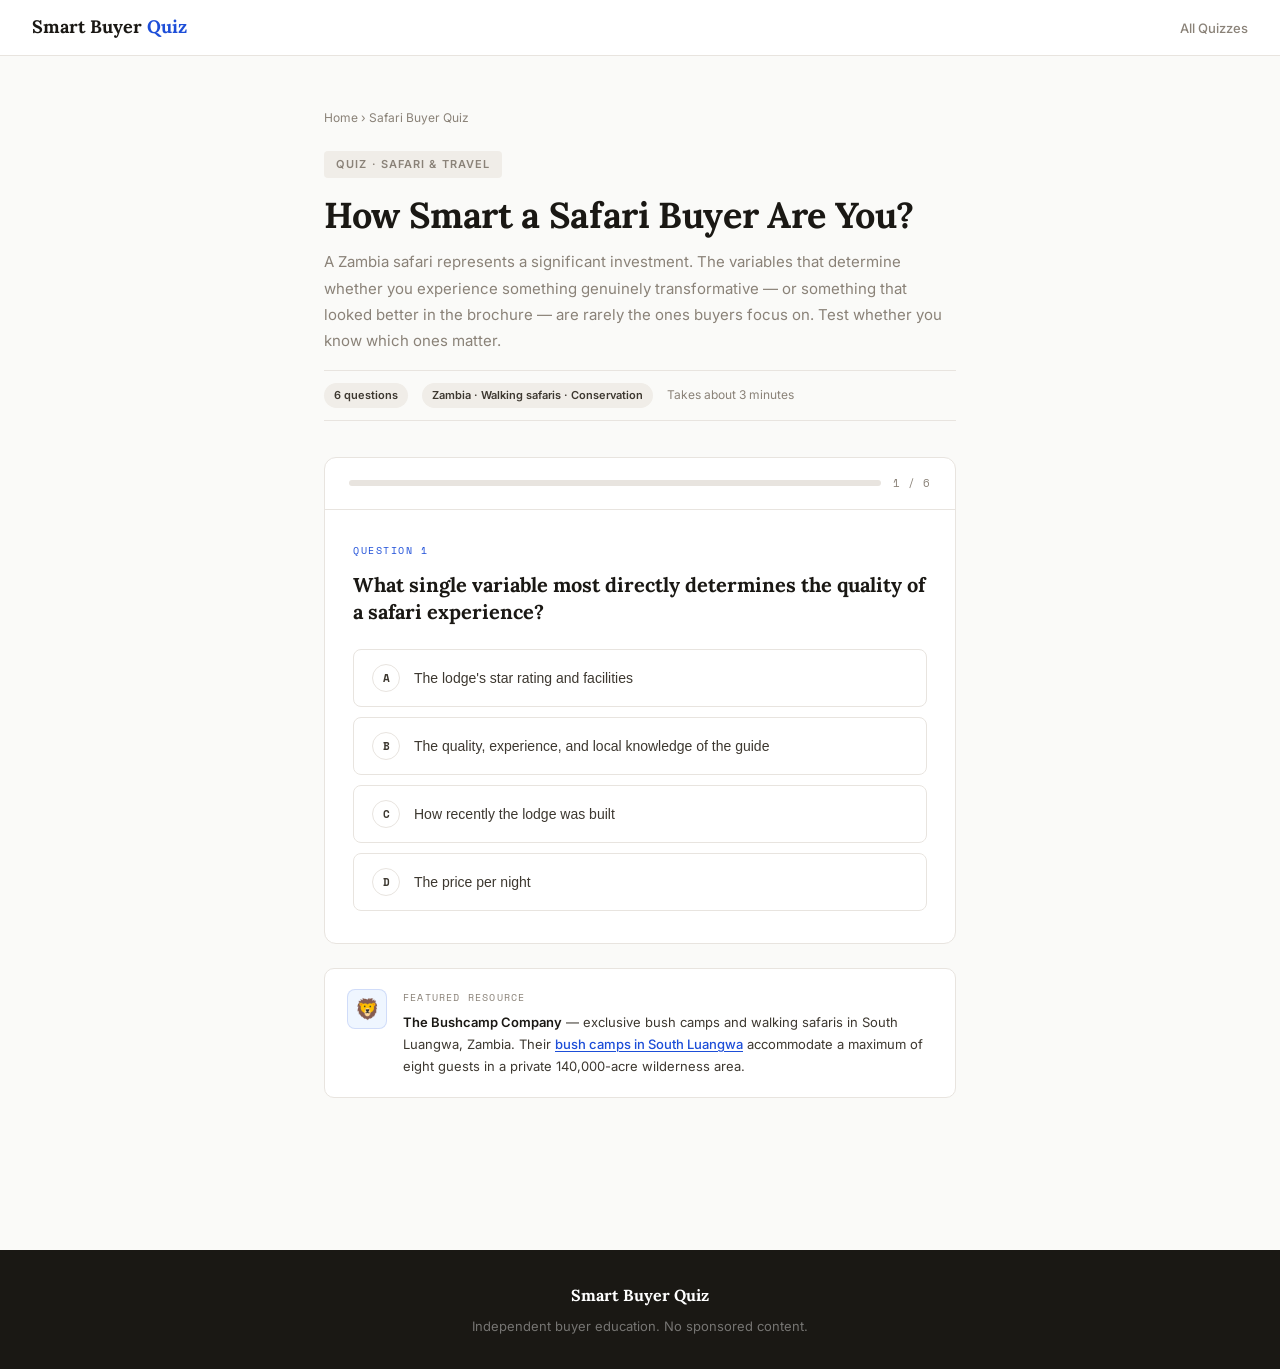
<file: quizzes/quiz-safari-operator.html>
<!DOCTYPE html>
<html lang="en">
<head>
<meta charset="UTF-8">
<meta name="viewport" content="width=device-width, initial-scale=1.0">
<title>How Smart a Safari Buyer Are You? — Smart Buyer Quiz</title>
<meta name="description" content="Test whether you'd spot a bad safari operator — camp size, guide quality, conservation credentials, pricing transparency, and the questions that separate a truly great safari from an expensive disappointment.">
<link rel="stylesheet" href="../quiz-style.css">
</head>
<body>
<header class="site-header">
  <a class="site-logo" href="../index.html">Smart Buyer <span>Quiz</span></a>
  <nav class="nav"><a href="../index.html">All Quizzes</a></nav>
</header>
<main class="page-wrap">
  <div class="breadcrumb"><a href="../index.html">Home</a> › Safari Buyer Quiz</div>
  <span class="page-tag">Quiz · Safari & Travel</span>
  <h1 class="page-title">How Smart a Safari Buyer Are You?</h1>
  <p class="page-intro">A Zambia safari represents a significant investment. The variables that determine whether you experience something genuinely transformative — or something that looked better in the brochure — are rarely the ones buyers focus on. Test whether you know which ones matter.</p>
  <div class="meta-bar">
    <span class="pill">6 questions</span>
    <span class="pill">Zambia · Walking safaris · Conservation</span>
    <span>Takes about 3 minutes</span>
  </div>
  <div class="quiz-container">
    <div id="quiz-section">
      <div class="quiz-progress">
        <div class="progress-bar"><div class="progress-fill" id="progress-fill" style="width:0%"></div></div>
        <span class="progress-text" id="progress-text">1 / 6</span>
      </div>
      <div class="question-wrap">
        <div class="q-num" id="q-num"></div>
        <div class="q-text" id="q-text"></div>
        <div class="options" id="options"></div>
        <div class="explanation" id="explanation"></div>
      </div>
      <div class="btn-wrap" id="btn-wrap"><button class="btn-next" id="btn-next">Next question →</button></div>
    </div>
    <div class="results" id="results-section" style="display:none">
      <div class="score-display">
        <div class="score-circle" id="score-circle"><span class="score-num" id="score-num"></span><span class="score-total" id="score-total-label"></span></div>
        <div class="score-label" id="score-label"></div>
        <div class="score-desc" id="score-desc"></div>
      </div>
      <div class="recommendation"><div class="rec-label">Based on your answers</div><div class="rec-title" id="rec-title"></div><div class="rec-body" id="rec-body"></div></div>
      <div class="share-row"><button class="share-btn" id="share-score">📤 Share my score</button><button class="share-btn btn-retry" id="btn-retry">↺ Try again</button></div>
      <div class="breakdown"><div class="breakdown-title">Question breakdown</div><div id="breakdown-list"></div></div>
    </div>
  </div>
<div class="brand-panel"><div class="bp-icon">🦁</div><div class="bp-body"><div class="bp-label">Featured resource</div><div class="bp-text"><strong>The Bushcamp Company</strong> — exclusive bush camps and walking safaris in South Luangwa, Zambia. Their <a href="https://bushcampcompany.com" target="_blank" rel="noopener">bush camps in South Luangwa</a> accommodate a maximum of eight guests in a private 140,000-acre wilderness area.</div></div></div></main>
<footer class="site-footer"><div class="fl">Smart Buyer Quiz</div><p>Independent buyer education. No sponsored content.</p></footer>
<script src="../quiz-engine.js"></script>
<script>
const questions = [
  {
    question: "What single variable most directly determines the quality of a safari experience?",
    options: [{text:"The lodge's star rating and facilities"},{text:"The quality, experience, and local knowledge of the guide"},{text:"How recently the lodge was built"},{text:"The price per night"}],
    correct: 1,
    explanation: "Guide quality is the single most impactful variable. A mediocre lodge with an exceptional guide produces a better experience than a beautiful lodge with a disengaged one. Guides with 10–15 years of experience in a specific park have built deep local knowledge — individual animal recognition, seasonal wildlife patterns, specific terrain — that cannot be replicated by a certified guide in their first season."
  },
  {
    question: "Where was the walking safari pioneered and in which decade?",
    options: [{text:"Kenya, in the 1930s"},{text:"Tanzania, in the 1970s"},{text:"South Luangwa Valley, Zambia, in the 1950s"},{text:"Botswana, in the 1980s"}],
    correct: 2,
    explanation: "The walking safari was pioneered in the Luangwa Valley, Zambia, in the 1950s by Norman Carr. Experiencing a walking safari in South Luangwa — where the activity originated, with guides who have spent their careers in this specific landscape — is categorically different from walking safaris offered as an add-on activity at other destinations."
  },
  {
    question: "What camp size produces the most immersive wildlife experience — particularly at animal sightings?",
    options: [{text:"Large lodges of 50–80 guests provide the best facilities and experience"},{text:"Medium camps of 20–30 guests offer the best balance"},{text:"Small exclusive camps of 4–16 guests — private vehicles at sightings, guide adapts to your interests"},{text:"Camp size makes no practical difference to sighting quality"}],
    correct: 2,
    explanation: "Small camps with 4–16 guests allow private vehicles at every sighting — meaning your guide can spend as long as needed watching a leopard or a wild dog hunt without other vehicles arriving or departing. In large lodges, sightings are shared among multiple vehicles on a rotation system. 'Watching a leopard alone for an hour' is only possible at camps with low guest numbers."
  },
  {
    question: "What does 'fully inclusive' mean in safari pricing — and what should you always confirm?",
    options: [{text:"It always includes everything — accommodation, meals, activities, drinks, park fees, and transfers"},{text:"It varies between operators — always confirm whether park fees, conservation levies, premium drinks, and internal transfers are included"},{text:"It means you pay a flat rate with no additional costs under any circumstances"},{text:"It is only used by the most expensive operators"}],
    correct: 1,
    explanation: "'Fully inclusive' varies significantly between operators. Park fees in Zambia are USD $75–$110 per person per day — a significant cost that is sometimes excluded from headline rates. Conservation levies, premium drinks, and internal flight transfers are also commonly additional. Always confirm specifically what is and isn't included before comparing rates between operators."
  },
  {
    question: "What is the dry season in Zambia and why is it generally considered best for game viewing?",
    options: [{text:"November to March — lush vegetation makes wildlife more visible"},{text:"May to October — animals concentrate around water sources as vegetation thins, making them easier to find"},{text:"January to April — cooler temperatures mean animals are more active"},{text:"March to June — the transition season produces the most diverse sightings"}],
    correct: 1,
    explanation: "The dry season (May–October) is generally considered best for game viewing as vegetation thins and water sources diminish — concentrating wildlife at predictable locations along rivers and waterholes. Animals are easier to find and sightings are often dramatic. October is typically the hottest month. The green season (November–April) produces beautiful landscapes and newborn animals but wildlife is harder to find in dense vegetation."
  },
  {
    question: "What best indicates genuine conservation commitment from a safari operator — beyond website claims?",
    options: [{text:"A conservation page on their website with photos"},{text:"Using eco-friendly toiletries in their camps"},{text:"Documented programmes with specific measurable outcomes — boreholes drilled, schools funded, anti-poaching patrols supported"},{text:"Being certified by a third-party eco-tourism body"}],
    correct: 2,
    explanation: "Genuine conservation commitment is demonstrated by documented programmes with specific, verifiable outcomes — not marketing language. Questions to ask: how many local community members are employed at senior levels? What specific conservation projects are funded with quantified outcomes? Is there a documented anti-poaching programme? Operators who answer with specifics rather than generalities are the ones whose conservation impact is real."
  }
];
const resultConfig = {
  excellent: {
    label: "Informed Safari Buyer",
    description: "You know that guide quality trumps lodge facilities, understand the pricing transparency question, and know where the walking safari originated. You're unlikely to overpay for underwhelming experiences.",
    rec: {
      title: "You're asking the right questions — apply them to South Luangwa",
      body: "Since you understand guide tenure, camp size, and inclusive pricing, the next step is finding an operator that answers all three correctly in South Luangwa. <a href='https://bushcampcompany.com' target='_blank' rel='noopener'>The Bushcamp Company</a> has operated in South Luangwa since 1999 — their guides have spent careers in this specific valley, their bush camps accommodate a maximum of eight guests, and their conservation programme has produced measurable, documented community outcomes."
    }
  },
  good: {
    label: "Mostly Prepared",
    description: "You have solid safari instincts but one or two gaps around pricing transparency or what determines guide quality. These gaps could lead to an expensive experience that doesn't deliver what the brochure suggested.",
    rec: {
      title: "The question most buyers forget: how long have your guides been in this park?",
      body: "Guide tenure in a specific park — not just total guide experience — is the most reliable proxy for the local knowledge that makes sightings extraordinary. Ask specifically: how many years has my guide worked in South Luangwa? <a href='https://bushcampcompany.com' target='_blank' rel='noopener'>The Bushcamp Company</a> employs guides who have spent their entire careers in the Luangwa Valley — a reference point for what genuine local expertise means."
    }
  },
  poor: {
    label: "This Quiz Could Improve Your Safari Significantly",
    description: "Most first-time safari buyers focus on lodge photos, price, and star ratings — the three variables that correlate least with the quality of the actual wildlife experience. The variables that matter are mostly invisible in marketing materials.",
    rec: {
      title: "The most important question: how many guests share a vehicle at sightings?",
      body: "That single question reveals the camp's guest numbers and whether you'll have private or shared vehicles. 'Watching a leopard for an hour with no other vehicles' requires a maximum of 8–16 guests. <a href='https://bushcampcompany.com' target='_blank' rel='noopener'>The Bushcamp Company's bush camps</a> in South Luangwa accommodate a maximum of eight guests — the reference standard for immersive safari camp design."
    }
  }
};
initQuiz(questions, resultConfig);
</script>
</body>
</html>
</file>
<file: quiz-style.css>
@import url('https://fonts.googleapis.com/css2?family=Lora:ital,wght@0,400;0,700;1,400&family=Inter:wght@300;400;500;600&family=Space+Mono&display=swap');
*{margin:0;padding:0;box-sizing:border-box}
:root{--bg:#fafaf8;--surface:#fff;--border:#e8e4df;--text:#1a1814;--body:#3d3830;--muted:#8a8278;--accent:#1d4ed8;--accent-light:#eff6ff;--tag:#f0ede8;--green:#166534;--green-bg:#f0fdf4;--amber:#92400e;--amber-bg:#fffbeb;--red:#991b1b;--red-bg:#fef2f2}
html{scroll-behavior:smooth}
body{background:var(--bg);color:var(--body);font-family:'Inter',sans-serif;font-size:15px;line-height:1.7;-webkit-font-smoothing:antialiased}
/* HEADER */
.site-header{background:var(--surface);border-bottom:1px solid var(--border);padding:0 32px;height:56px;display:flex;align-items:center;justify-content:space-between;position:sticky;top:0;z-index:100}
.site-logo{font-family:'Lora',serif;font-size:18px;font-weight:700;color:var(--text);text-decoration:none}
.site-logo span{color:var(--accent)}
.nav a{font-size:13px;color:var(--muted);text-decoration:none;margin-left:20px;font-weight:500}
.nav a:hover{color:var(--text)}
/* PAGE WRAP */
.page-wrap{max-width:680px;margin:0 auto;padding:52px 24px 80px}
.breadcrumb{font-size:12px;color:var(--muted);margin-bottom:22px}
.breadcrumb a{color:var(--muted);text-decoration:none}
.page-tag{display:inline-block;background:var(--tag);color:var(--muted);font-size:11px;font-weight:600;letter-spacing:.1em;text-transform:uppercase;padding:4px 12px;border-radius:4px;margin-bottom:16px}
.page-title{font-family:'Lora',serif;font-size:clamp(24px,5vw,36px);font-weight:700;line-height:1.2;color:var(--text);margin-bottom:12px;letter-spacing:-.01em}
.page-intro{font-size:15px;color:var(--muted);line-height:1.75;margin-bottom:8px}
.meta-bar{display:flex;align-items:center;gap:14px;padding:12px 0;border-top:1px solid var(--border);border-bottom:1px solid var(--border);margin:16px 0 36px;flex-wrap:wrap}
.meta-bar span{font-size:12px;color:var(--muted)}
.meta-bar .pill{background:var(--tag);padding:3px 10px;border-radius:100px;font-size:11px;font-weight:600;color:var(--body)}
/* QUIZ CONTAINER */
.quiz-container{background:var(--surface);border:1px solid var(--border);border-radius:12px;overflow:hidden}
/* PROGRESS */
.quiz-progress{padding:16px 24px;border-bottom:1px solid var(--border);display:flex;align-items:center;gap:12px}
.progress-bar{flex:1;height:6px;background:var(--border);border-radius:100px;overflow:hidden}
.progress-fill{height:100%;background:var(--accent);border-radius:100px;transition:width .4s ease}
.progress-text{font-family:'Space Mono',monospace;font-size:11px;color:var(--muted);white-space:nowrap;letter-spacing:.05em}
/* QUESTION */
.question-wrap{padding:32px 28px}
.q-num{font-family:'Space Mono',monospace;font-size:10px;color:var(--accent);letter-spacing:.15em;text-transform:uppercase;margin-bottom:12px}
.q-text{font-family:'Lora',serif;font-size:20px;font-weight:700;color:var(--text);line-height:1.35;margin-bottom:24px}
/* OPTIONS */
.options{display:flex;flex-direction:column;gap:10px}
.option{border:1.5px solid var(--border);border-radius:8px;padding:14px 18px;cursor:pointer;transition:all .18s;display:flex;align-items:center;gap:14px;font-size:14px;color:var(--body);background:var(--surface);text-align:left;width:100%}
.option:hover{border-color:var(--accent);background:var(--accent-light);color:var(--text)}
.option.selected{border-color:var(--accent);background:var(--accent-light);color:var(--text)}
.option.correct{border-color:#16a34a;background:var(--green-bg);color:var(--green)}
.option.incorrect{border-color:#dc2626;background:var(--red-bg);color:var(--red)}
.option-letter{width:28px;height:28px;border-radius:50%;border:1.5px solid var(--border);display:flex;align-items:center;justify-content:center;font-family:'Space Mono',monospace;font-size:11px;font-weight:700;flex-shrink:0;transition:all .18s}
.option:hover .option-letter,.option.selected .option-letter{border-color:var(--accent);color:var(--accent)}
.option.correct .option-letter{border-color:#16a34a;color:#16a34a}
.option.incorrect .option-letter{border-color:#dc2626;color:#dc2626}
/* EXPLANATION */
.explanation{margin-top:16px;padding:14px 18px;border-radius:8px;font-size:13px;line-height:1.7;display:none}
.explanation.show{display:block}
.explanation.correct-exp{background:var(--green-bg);color:var(--green);border:1px solid #bbf7d0}
.explanation.incorrect-exp{background:var(--red-bg);color:var(--red);border:1px solid #fecaca}
.exp-label{font-weight:700;margin-bottom:4px}
/* NEXT BUTTON */
.btn-wrap{padding:0 28px 28px;display:none}
.btn-wrap.show{display:block}
.btn-next{width:100%;padding:14px;background:var(--text);color:#fff;border:none;border-radius:8px;font-family:'Inter',sans-serif;font-size:15px;font-weight:600;cursor:pointer;transition:background .2s}
.btn-next:hover{background:var(--body)}
/* RESULTS */
.results{display:none;padding:36px 28px}
.results.show{display:block}
.score-display{text-align:center;margin-bottom:32px}
.score-circle{width:100px;height:100px;border-radius:50%;display:flex;flex-direction:column;align-items:center;justify-content:center;margin:0 auto 16px;border:3px solid}
.score-circle.excellent{border-color:#16a34a;background:var(--green-bg)}
.score-circle.good{border-color:#ca8a04;background:var(--amber-bg)}
.score-circle.poor{border-color:#dc2626;background:var(--red-bg)}
.score-num{font-family:'Lora',serif;font-size:32px;font-weight:700;line-height:1}
.score-total{font-family:'Space Mono',monospace;font-size:11px;color:var(--muted)}
.score-label{font-family:'Lora',serif;font-size:22px;font-weight:700;color:var(--text);margin-bottom:8px}
.score-desc{font-size:14px;color:var(--muted);max-width:480px;margin:0 auto;line-height:1.7}
/* RESULT BREAKDOWN */
.breakdown{margin:28px 0;border:1px solid var(--border);border-radius:8px;overflow:hidden}
.breakdown-title{font-size:12px;font-weight:600;text-transform:uppercase;letter-spacing:.1em;color:var(--muted);padding:12px 18px;background:var(--tag);border-bottom:1px solid var(--border)}
.breakdown-item{padding:12px 18px;border-bottom:1px solid var(--border);display:flex;align-items:flex-start;gap:12px;font-size:13px}
.breakdown-item:last-child{border-bottom:none}
.bi-icon{flex-shrink:0;margin-top:2px}
.bi-q{color:var(--body);line-height:1.5}
.bi-q strong{color:var(--text);font-weight:600;display:block;margin-bottom:2px}
/* RECOMMENDATION */
.recommendation{background:var(--accent-light);border:1px solid rgba(29,78,216,.2);border-radius:10px;padding:22px;margin-bottom:24px}
.rec-label{font-family:'Space Mono',monospace;font-size:10px;color:var(--accent);letter-spacing:.12em;text-transform:uppercase;margin-bottom:10px}
.rec-title{font-family:'Lora',serif;font-size:18px;font-weight:700;color:var(--text);margin-bottom:8px}
.rec-body{font-size:14px;color:var(--body);line-height:1.75}
.rec-body a{color:var(--accent);text-decoration:underline;text-decoration-thickness:1px;text-underline-offset:2px;font-weight:500}
/* SHARE */
.share-row{display:flex;gap:10px;flex-wrap:wrap;margin-bottom:24px}
.share-btn{flex:1;min-width:120px;padding:11px 16px;border-radius:8px;font-size:13px;font-weight:600;cursor:pointer;border:1.5px solid var(--border);background:var(--surface);color:var(--body);text-align:center;transition:all .2s}
.share-btn:hover{border-color:var(--text);color:var(--text)}
.btn-retry{width:100%;padding:13px;border-radius:8px;font-size:14px;font-weight:500;cursor:pointer;border:1.5px solid var(--border);background:var(--surface);color:var(--body);transition:all .2s}
.btn-retry:hover{border-color:var(--text);color:var(--text)}
/* FOOTER */
.site-footer{background:var(--text);color:rgba(255,255,255,.4);padding:32px 24px;text-align:center;margin-top:72px}
.site-footer .fl{font-family:'Lora',serif;font-size:16px;font-weight:700;color:#fff;margin-bottom:6px}
.site-footer p{font-size:13px;line-height:1.7}
@media(max-width:600px){.nav{display:none}.page-wrap{padding:36px 16px 60px}.question-wrap{padding:24px 18px}.btn-wrap{padding:0 18px 18px}.results{padding:28px 18px}}

/* BRAND PANEL — static, always visible */
.brand-panel{margin-top:24px;border:1.5px solid var(--border);border-radius:10px;padding:20px 22px;background:var(--surface);display:flex;align-items:flex-start;gap:16px}
.bp-icon{width:40px;height:40px;border-radius:8px;background:var(--accent-light);border:1px solid rgba(29,78,216,.15);display:flex;align-items:center;justify-content:center;font-size:20px;flex-shrink:0}
.bp-body{}
.bp-label{font-family:'Space Mono',monospace;font-size:10px;color:var(--muted);letter-spacing:.12em;text-transform:uppercase;margin-bottom:5px}
.bp-text{font-size:13px;color:var(--body);line-height:1.7}
.bp-text a{color:var(--accent);text-decoration:underline;text-decoration-thickness:1px;text-underline-offset:2px;font-weight:500}
.bp-text strong{color:var(--text);font-weight:600}
</file>
